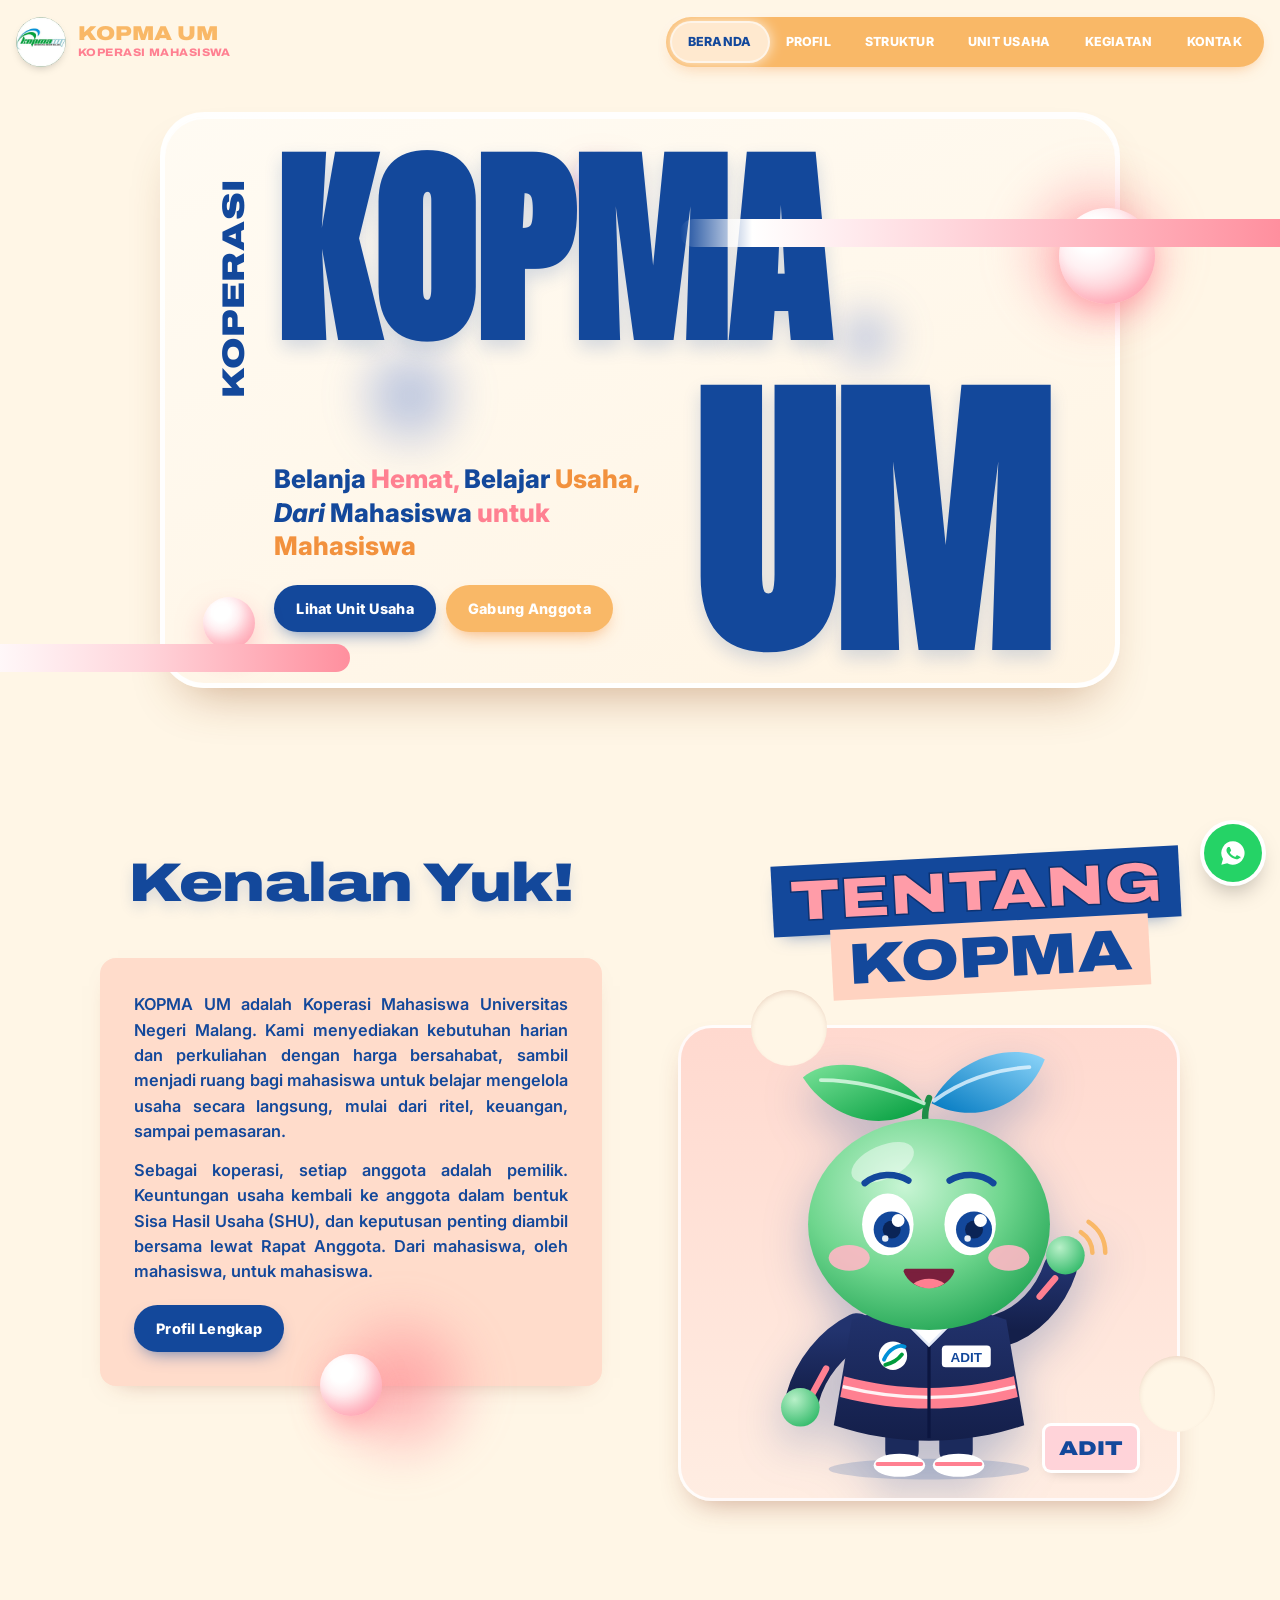
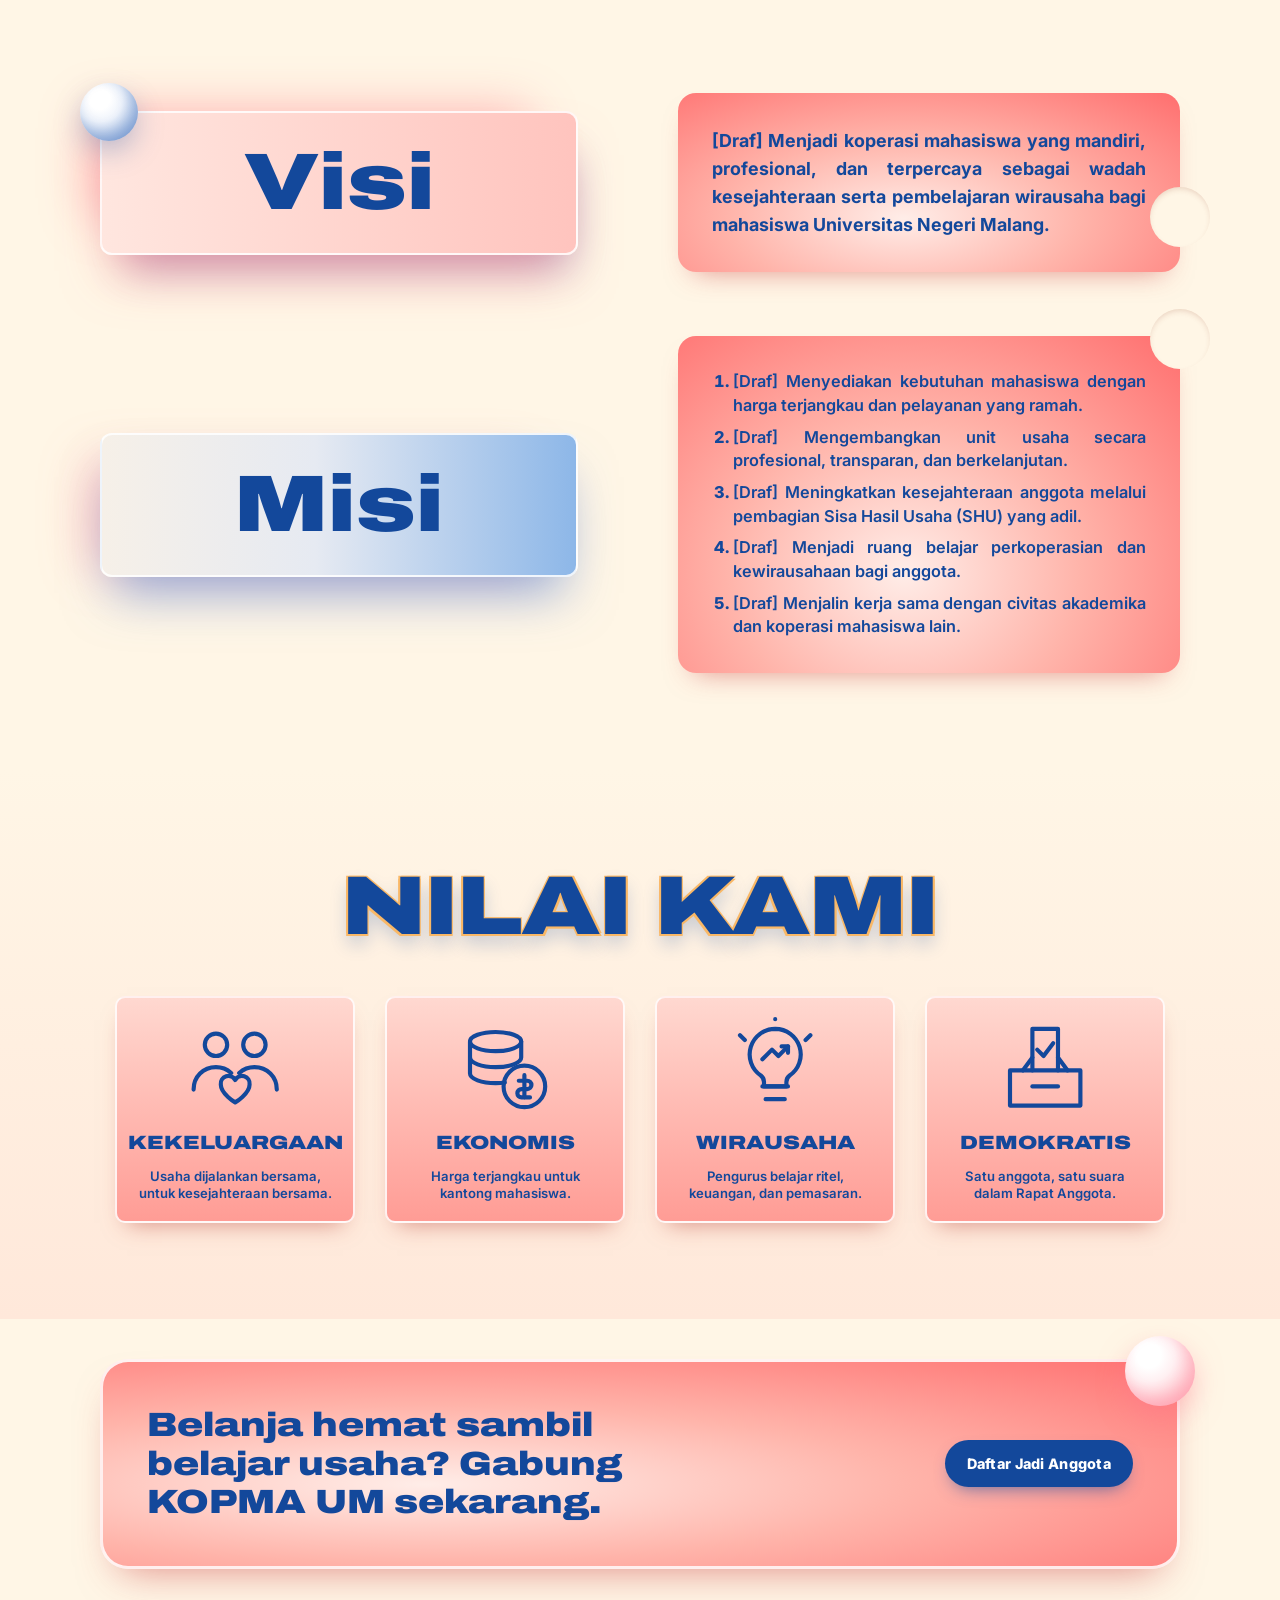
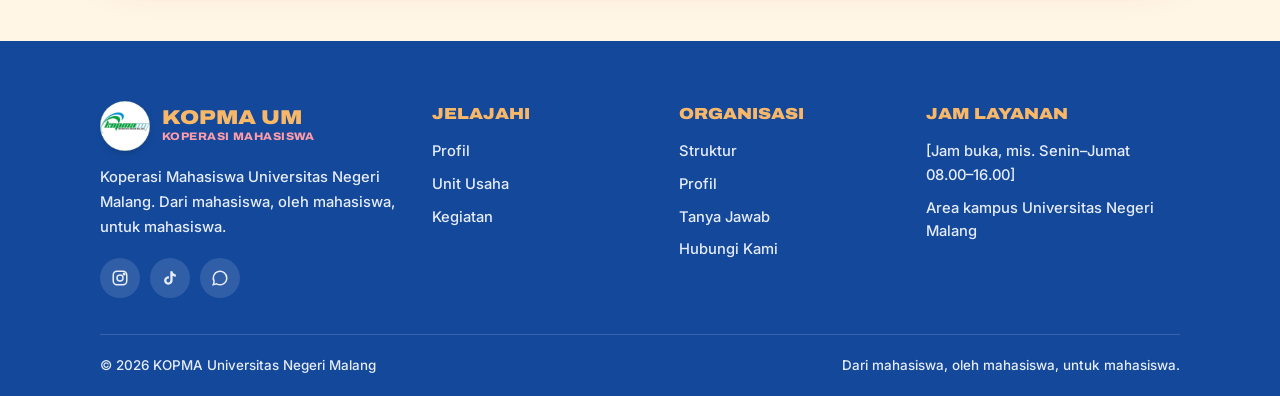
<file: index.html>
<!DOCTYPE html>
<html lang="id">
<head>
<meta charset="UTF-8">
<meta name="viewport" content="width=device-width, initial-scale=1">
<title>KOPMA UM | Koperasi Mahasiswa Universitas Negeri Malang</title>
<meta name="description" content="Koperasi Mahasiswa Universitas Negeri Malang: belanja kebutuhan kuliah lebih hemat dan ruang belajar berwirausaha. Dari mahasiswa, oleh mahasiswa, untuk mahasiswa.">
<meta property="og:title" content="KOPMA UM | Koperasi Mahasiswa Universitas Negeri Malang">
<meta property="og:description" content="Belanja hemat dan belajar berwirausaha bareng Koperasi Mahasiswa UM.">
<meta property="og:image" content="assets/logo-kopma-um.png">
<meta property="og:type" content="website">
<meta name="theme-color" content="#FFF6E6">
<link rel="icon" href="assets/logo-kopma-um.png">
<link rel="preconnect" href="https://fonts.googleapis.com">
<link rel="preconnect" href="https://fonts.gstatic.com" crossorigin>
<link href="https://fonts.googleapis.com/css2?family=Anton&family=Archivo:wdth,wght@100..125,700..900&family=Inter:wght@500;600;700;800&display=swap" rel="stylesheet">
<link rel="stylesheet" href="assets/gaya.css?v=20261127-7">
</head>
<body>

<a href="#utama" class="sr">Lewati ke konten utama</a>

<header class="nav" id="nav">
  <div class="wadah">
    <a href="index.html" class="brand" aria-label="KOPMA UM, ke beranda">
      <img src="assets/logo-kopma-um.webp" alt="Logo KOPMA UM" width="50" height="50">
      <span><b>KOPMA UM</b><small>Koperasi Mahasiswa</small></span>
    </a>
    <nav aria-label="Menu utama">
      <ul class="menu" id="menu">
        <li><a href="index.html" class="aktif" aria-current="page">Beranda</a></li>
        <li><a href="profil.html">Profil</a></li>
        <li><a href="struktur.html">Struktur</a></li>
        <li><a href="unit.html">Unit Usaha</a></li>
        <li><a href="kegiatan.html">Kegiatan</a></li>
        <li><a href="kontak.html">Kontak</a></li>
      </ul>
    </nav>
    <button class="burger" id="burger" aria-label="Buka menu" aria-expanded="false" aria-controls="menu"><span></span></button>
  </div>
</header>

<main id="utama">

<!-- ===== HERO ===== -->
<section class="hero" id="beranda" aria-label="Beranda">
  <span class="batang ke-kanan" aria-hidden="true"></span>
  <span class="batang ke-kiri" aria-hidden="true"></span>
  <div class="hero-kartu">
    <span class="kata-vertikal" aria-hidden="true">KOPERASI</span>
    <span class="kata kata-kopma" aria-hidden="true">KOPMA</span>
    <span class="kata kata-um" aria-hidden="true">UM</span>
    <div class="hero-teks">
      <h1><span class="sr">KOPMA UM, Koperasi Mahasiswa Universitas Negeri Malang. </span>Belanja <span class="p">Hemat,</span> Belajar <span class="o">Usaha,</span><br><i>Dari</i> Mahasiswa <span class="p">untuk</span> <span class="o">Mahasiswa</span></h1>
      <div class="aksi">
        <a href="unit.html" class="btn btn-biru">Lihat Unit Usaha</a>
        <a href="#" data-wa="daftar" class="btn btn-oranye">Gabung Anggota</a>
      </div>
    </div>
    <span class="orb" style="width:50px;height:50px;left:43%;top:6%" aria-hidden="true"></span>
    <span class="orb" style="width:96px;height:96px;right:-40px;top:16%;animation-delay:-2s" aria-hidden="true"></span>
    <span class="orb orb-kiri" style="width:52px;height:52px;left:4%;bottom:6%;animation-delay:-4s;z-index:5" aria-hidden="true"></span>
    <span class="gumpal biru" style="width:110px;height:150px;left:20%;top:36%" aria-hidden="true"></span>
    <span class="gumpal biru" style="width:80px;height:80px;right:22%;top:32%" aria-hidden="true"></span>
    <span class="gumpal pink" style="width:180px;height:180px;right:-70px;top:8%" aria-hidden="true"></span>
  </div>
</section>

<!-- ===== KENALAN ===== -->
<section class="blok" id="tentang">
  <div class="wadah kenalan">
    <div class="muncul">
      <h2 class="judul-besar kecil">Kenalan Yuk!</h2>
      <div class="kartu-peach">
        <p>KOPMA UM adalah Koperasi Mahasiswa Universitas Negeri Malang. Kami menyediakan kebutuhan harian dan perkuliahan dengan harga bersahabat, sambil menjadi ruang bagi mahasiswa untuk belajar mengelola usaha secara langsung, mulai dari ritel, keuangan, sampai pemasaran.</p>
        <p>Sebagai koperasi, setiap anggota adalah pemilik. Keuntungan usaha kembali ke anggota dalam bentuk Sisa Hasil Usaha (SHU), dan keputusan penting diambil bersama lewat Rapat Anggota. Dari mahasiswa, oleh mahasiswa, untuk mahasiswa.</p>
        <a href="profil.html" class="btn btn-biru">Profil Lengkap</a>
        <span class="gumpal pink" aria-hidden="true"></span>
        <span class="orb" aria-hidden="true"></span>
      </div>
    </div>
    <div class="kenalan-kanan muncul">
      <div class="pita-tumpuk" aria-hidden="true">
        <span class="pita biru">Tentang</span>
        <span class="pita peach">Kopma</span>
      </div>
      <div class="bingkai takik">
        <div class="isi-bingkai" id="foto-tentang"></div>
        <span class="label-bingkai" id="label-bingkai">ADIT</span>
      </div>
    </div>
  </div>
</section>

<!-- ===== VISI & MISI (isi diambil dari VISI_MISI di assets/data.js) ===== -->
<section class="blok blok-visi" id="visi-misi">
  <div class="wadah">
    <div class="baris-papan">
      <h2 class="papan pink muncul">Visi
        <span class="orb biru" style="width:58px;height:58px;left:-22px;top:-30px" aria-hidden="true"></span>
      </h2>
      <div class="kartu-koral takik kanan-bawah muncul"><p class="teks-visi" id="teks-visi"></p></div>
    </div>
    <div class="baris-papan">
      <h2 class="papan biru muncul">Misi</h2>
      <div class="kartu-koral takik kanan-atas muncul"><ol id="daftar-misi"></ol></div>
    </div>
  </div>
</section>

<!-- ===== NILAI (gaya core value) ===== -->
<section class="blok gradasi" id="nilai">
  <div class="wadah">
    <h2 class="judul-besar muncul">Nilai Kami</h2>
    <div class="grid-nilai">
      <div class="nilai muncul">
        <svg viewBox="0 0 64 64" fill="none" stroke="currentColor" stroke-width="2.6" stroke-linecap="round" stroke-linejoin="round"><circle cx="20" cy="18" r="7"/><circle cx="44" cy="18" r="7"/><path d="M6 46c0-8 6-14 14-14 4 0 7 1.4 9.5 3.6M58 46c0-8-6-14-14-14-4 0-7 1.4-9.5 3.6"/><path d="M32 54s-9-5.4-9-11.2A4.8 4.8 0 0 1 32 40a4.8 4.8 0 0 1 9 2.8C41 48.6 32 54 32 54z"/></svg>
        <b>Kekeluargaan</b><small>Usaha dijalankan bersama, untuk kesejahteraan bersama.</small>
      </div>
      <div class="nilai muncul">
        <svg viewBox="0 0 64 64" fill="none" stroke="currentColor" stroke-width="2.6" stroke-linecap="round" stroke-linejoin="round"><ellipse cx="26" cy="16" rx="16" ry="6"/><path d="M10 16v10c0 3.3 7.2 6 16 6s16-2.7 16-6V16"/><path d="M10 26v10c0 3.3 7.2 6 16 6 2 0 4-.1 5.8-.4"/><circle cx="44" cy="44" r="13"/><path d="M44 37v14M40.5 40.5h5.3a2.6 2.6 0 0 1 0 5.2h-3.6a2.6 2.6 0 0 0 0 5.2h5.3"/></svg>
        <b>Ekonomis</b><small>Harga terjangkau untuk kantong mahasiswa.</small>
      </div>
      <div class="nilai muncul">
        <svg viewBox="0 0 64 64" fill="none" stroke="currentColor" stroke-width="2.6" stroke-linecap="round" stroke-linejoin="round"><path d="M24 44h16M26 52h12"/><path d="M32 8a16 16 0 0 0-9 29.2c1.3 1 2 2.4 2 4V44h14v-2.8c0-1.6.7-3 2-4A16 16 0 0 0 32 8z"/><path d="m24 27 6-6 4 4 6-6"/><path d="M36 19h4v4"/><path d="M32 2v-0M10 12l3 3M54 12l-3 3"/></svg>
        <b>Wirausaha</b><small>Pengurus belajar ritel, keuangan, dan pemasaran.</small>
      </div>
      <div class="nilai muncul">
        <svg viewBox="0 0 64 64" fill="none" stroke="currentColor" stroke-width="2.6" stroke-linecap="round" stroke-linejoin="round"><path d="M10 34h44v22H10z"/><path d="M18 34 24 26M46 34l-6-8"/><path d="M24 34V8h16v26"/><path d="m27 21 4 4 6-8"/><path d="M24 44h16"/></svg>
        <b>Demokratis</b><small>Satu anggota, satu suara dalam Rapat Anggota.</small>
      </div>
    </div>
  </div>
</section>

<section class="cta" aria-label="Ajakan bergabung">
  <div class="wadah">
    <div class="cta-kartu muncul">
      <h2>Belanja hemat sambil belajar usaha? Gabung KOPMA UM sekarang.</h2>
      <a href="#" data-wa="daftar" class="btn btn-biru">Daftar Jadi Anggota</a>
      <span class="orb" aria-hidden="true"></span>
    </div>
  </div>
</section>

</main>

<footer>
  <div class="wadah kaki">
    <div>
      <a href="index.html" class="brand"><img src="assets/logo-kopma-um.webp" alt="Logo KOPMA UM" width="50" height="50"><span><b>KOPMA UM</b><small>Koperasi Mahasiswa</small></span></a>
      <p>Koperasi Mahasiswa Universitas Negeri Malang. Dari mahasiswa, oleh mahasiswa, untuk mahasiswa.</p>
      <div class="sos">
        <a data-link="instagram" href="#" aria-label="Instagram"><svg viewBox="0 0 24 24" fill="none" stroke="currentColor" stroke-width="2"><rect x="3" y="3" width="18" height="18" rx="5"/><circle cx="12" cy="12" r="4"/><circle cx="17.5" cy="6.5" r="1" fill="currentColor"/></svg></a>
        <a data-link="tiktok" href="#" aria-label="TikTok"><svg viewBox="0 0 24 24" fill="currentColor"><path d="M16.6 5.8A4.3 4.3 0 0 1 15.5 3h-3.1v12.4a2.6 2.6 0 1 1-2.6-2.6c.3 0 .5 0 .8.1V9.7a5.7 5.7 0 1 0 4.9 5.7V9a7.3 7.3 0 0 0 4.3 1.4V7.3a4.3 4.3 0 0 1-3.2-1.5z"/></svg></a>
        <a href="#" data-wa="tanya" aria-label="WhatsApp"><svg viewBox="0 0 24 24" fill="none" stroke="currentColor" stroke-width="2"><path d="M21 12a9 9 0 0 1-13.5 7.8L3 21l1.2-4.4A9 9 0 1 1 21 12z"/></svg></a>
      </div>
    </div>
    <div>
      <h4>Jelajahi</h4>
      <ul><li><a href="profil.html">Profil</a></li><li><a href="unit.html">Unit Usaha</a></li><li><a href="kegiatan.html">Kegiatan</a></li></ul>
    </div>
    <div>
      <h4>Organisasi</h4>
      <ul><li><a href="struktur.html">Struktur</a></li><li><a href="profil.html">Profil</a></li><li><a href="kontak.html#faq">Tanya Jawab</a></li><li><a href="kontak.html">Hubungi Kami</a></li></ul>
    </div>
    <div>
      <h4>Jam Layanan</h4>
      <ul><li data-isi="jam">[Jam buka]</li><li>Area kampus Universitas Negeri Malang</li></ul>
    </div>
  </div>
  <div class="wadah hak">
    <span>&copy; <span id="tahun"></span> KOPMA Universitas Negeri Malang</span>
    <span>Dari mahasiswa, oleh mahasiswa, untuk mahasiswa.</span>
  </div>
</footer>

<a href="#" class="wa-melayang" data-wa="tanya" aria-label="Chat WhatsApp KOPMA UM">
  <svg viewBox="0 0 24 24" fill="currentColor"><path d="M12 2a10 10 0 0 0-8.6 15.1L2 22l5-1.3A10 10 0 1 0 12 2zm5.3 14.2c-.2.6-1.3 1.2-1.8 1.2-.5.1-1 .1-3.3-.8-2.8-1.1-4.5-3.9-4.7-4.1-.1-.2-1.1-1.5-1.1-2.9s.7-2.1 1-2.4c.3-.3.6-.3.8-.3h.6c.2 0 .4 0 .6.5l.9 2.1c.1.2.1.4 0 .6l-.4.6-.4.4c-.1.1-.3.3-.1.6.2.3.8 1.3 1.7 2.1 1.2 1 2.1 1.3 2.4 1.5.3.1.5.1.6-.1l.9-1.1c.2-.3.4-.2.7-.1l2 1c.3.1.5.2.6.3.1.2.1.7-.1 1.4z"/></svg>
</a>

<script src="assets/data.js?v=20261127-7"></script>
<script src="assets/konten.js?v=20261127-7"></script>
<script src="assets/app.js?v=20261127-7"></script>
</body>
</html>
</file>
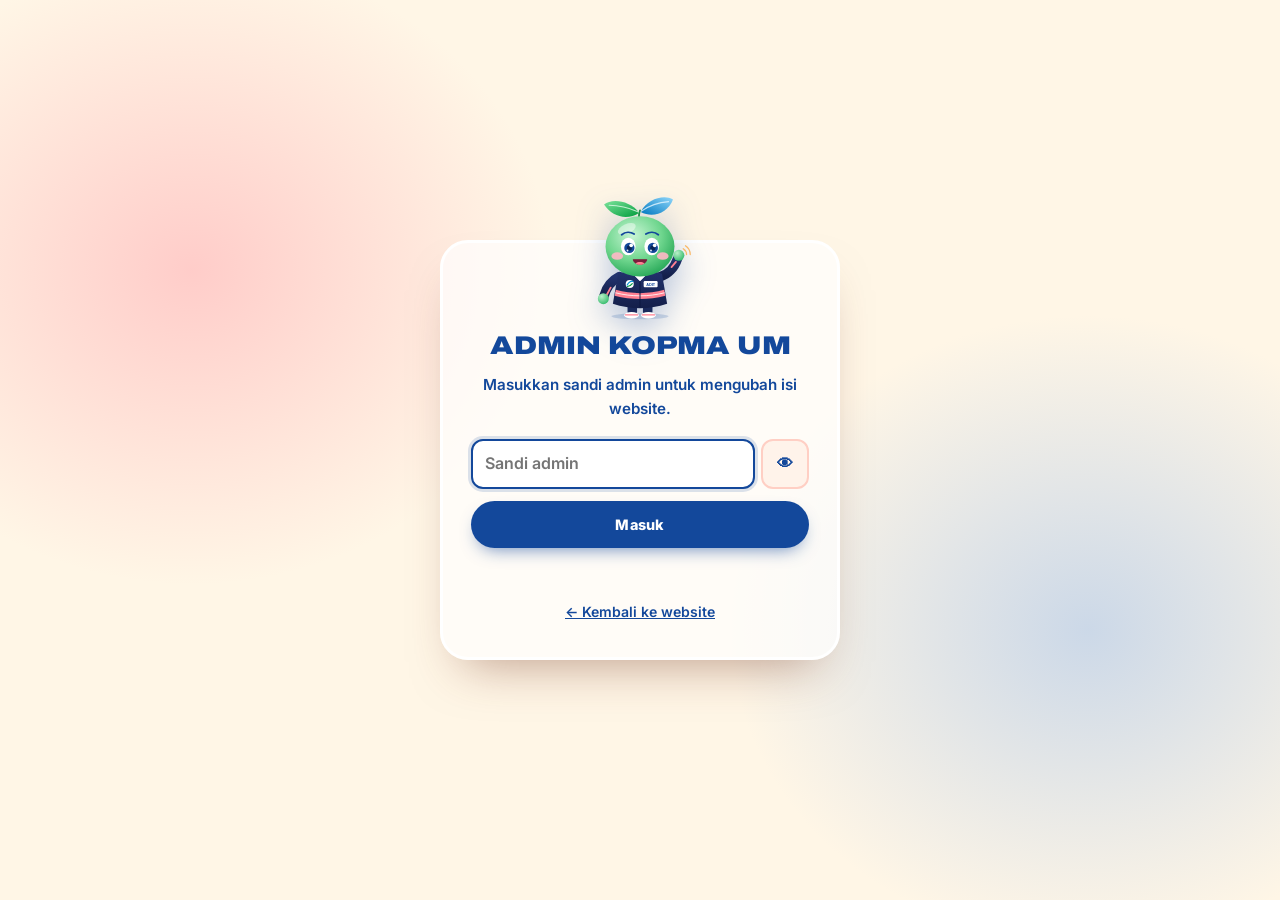
<file: admin/index.html>
<!DOCTYPE html>
<html lang="id">
<head>
<meta charset="UTF-8">
<meta name="viewport" content="width=device-width, initial-scale=1">
<meta name="robots" content="noindex, nofollow">
<title>Admin | KOPMA UM</title>
<meta name="theme-color" content="#FFF6E6">
<link rel="icon" href="../assets/logo-kopma-um.png">
<link rel="preconnect" href="https://fonts.googleapis.com">
<link rel="preconnect" href="https://fonts.gstatic.com" crossorigin>
<link href="https://fonts.googleapis.com/css2?family=Anton&family=Archivo:wdth,wght@100..125,700..900&family=Inter:wght@500;600;700;800&display=swap" rel="stylesheet">
<link rel="stylesheet" href="../assets/gaya.css?v=20261127-7">
<link rel="stylesheet" href="admin.css?v=20261127-7">
</head>
<body class="admin">

<!-- ===== MASUK ===== -->
<main class="layar-masuk" id="layar-masuk">
  <form class="kartu-masuk" id="form-masuk" autocomplete="off">
    <img src="../assets/adit.svg" alt="" class="masuk-adit" width="120" height="136">
    <h1>Admin KOPMA UM</h1>
    <p>Masukkan sandi admin untuk mengubah isi website.</p>
    <label for="sandi" class="sr">Sandi admin</label>
    <div class="isian-sandi">
      <input type="password" id="sandi" placeholder="Sandi admin" required autocomplete="current-password">
      <button type="button" id="lihat-sandi" aria-label="Tampilkan sandi">👁</button>
    </div>
    <button type="submit" class="btn btn-biru" id="tombol-masuk">Masuk</button>
    <p class="pesan-galat" id="galat-masuk" role="alert"></p>
    <a href="../index.html" class="kembali-situs">← Kembali ke website</a>
  </form>
</main>

<!-- ===== EDITOR ===== -->
<div class="layar-editor" id="layar-editor" hidden>
  <header class="atas-admin">
    <a href="../index.html" class="brand" target="_blank" rel="noopener"><img src="../assets/logo-kopma-um.webp" alt="" width="40" height="40"><span><b>Admin</b><small>KOPMA UM</small></span></a>
    <div class="aksi-atas">
      <span class="status-simpan" id="status-simpan" aria-live="polite"></span>
      <button type="button" class="btn btn-putih" id="tombol-riwayat">Riwayat</button>
      <a class="btn btn-putih" href="../index.html" target="_blank" rel="noopener">Lihat website ↗</a>
      <button type="button" class="btn btn-oranye" id="tombol-simpan">Simpan perubahan</button>
      <button type="button" class="btn btn-putih" id="tombol-keluar">Keluar</button>
    </div>
  </header>
  <div class="badan-admin">
    <nav class="tab-admin" id="tab-admin" aria-label="Bagian yang diubah"></nav>
    <main class="isi-admin" id="isi-admin"></main>
  </div>
</div>

<!-- ===== RIWAYAT ===== -->
<dialog class="dialog-admin" id="dialog-riwayat">
  <h2>Riwayat versi</h2>
  <p>Setiap kali disimpan, versi sebelumnya disimpan di sini (50 terakhir). Pilih <b>Buka</b> untuk memuat versi itu ke editor, periksa, lalu klik <b>Simpan perubahan</b>.</p>
  <div id="daftar-riwayat" class="daftar-riwayat"></div>
  <div class="aksi-dialog">
    <button type="button" class="btn btn-putih" id="tombol-bawaan">Pakai isi bawaan dari kode</button>
    <button type="button" class="btn btn-biru" id="tutup-riwayat">Tutup</button>
  </div>
</dialog>

<script src="../assets/data.js?v=20261127-7"></script>
<script src="../assets/konten.js?v=20261127-7"></script>
<script src="admin.js?v=20261127-7"></script>
</body>
</html>
</file>
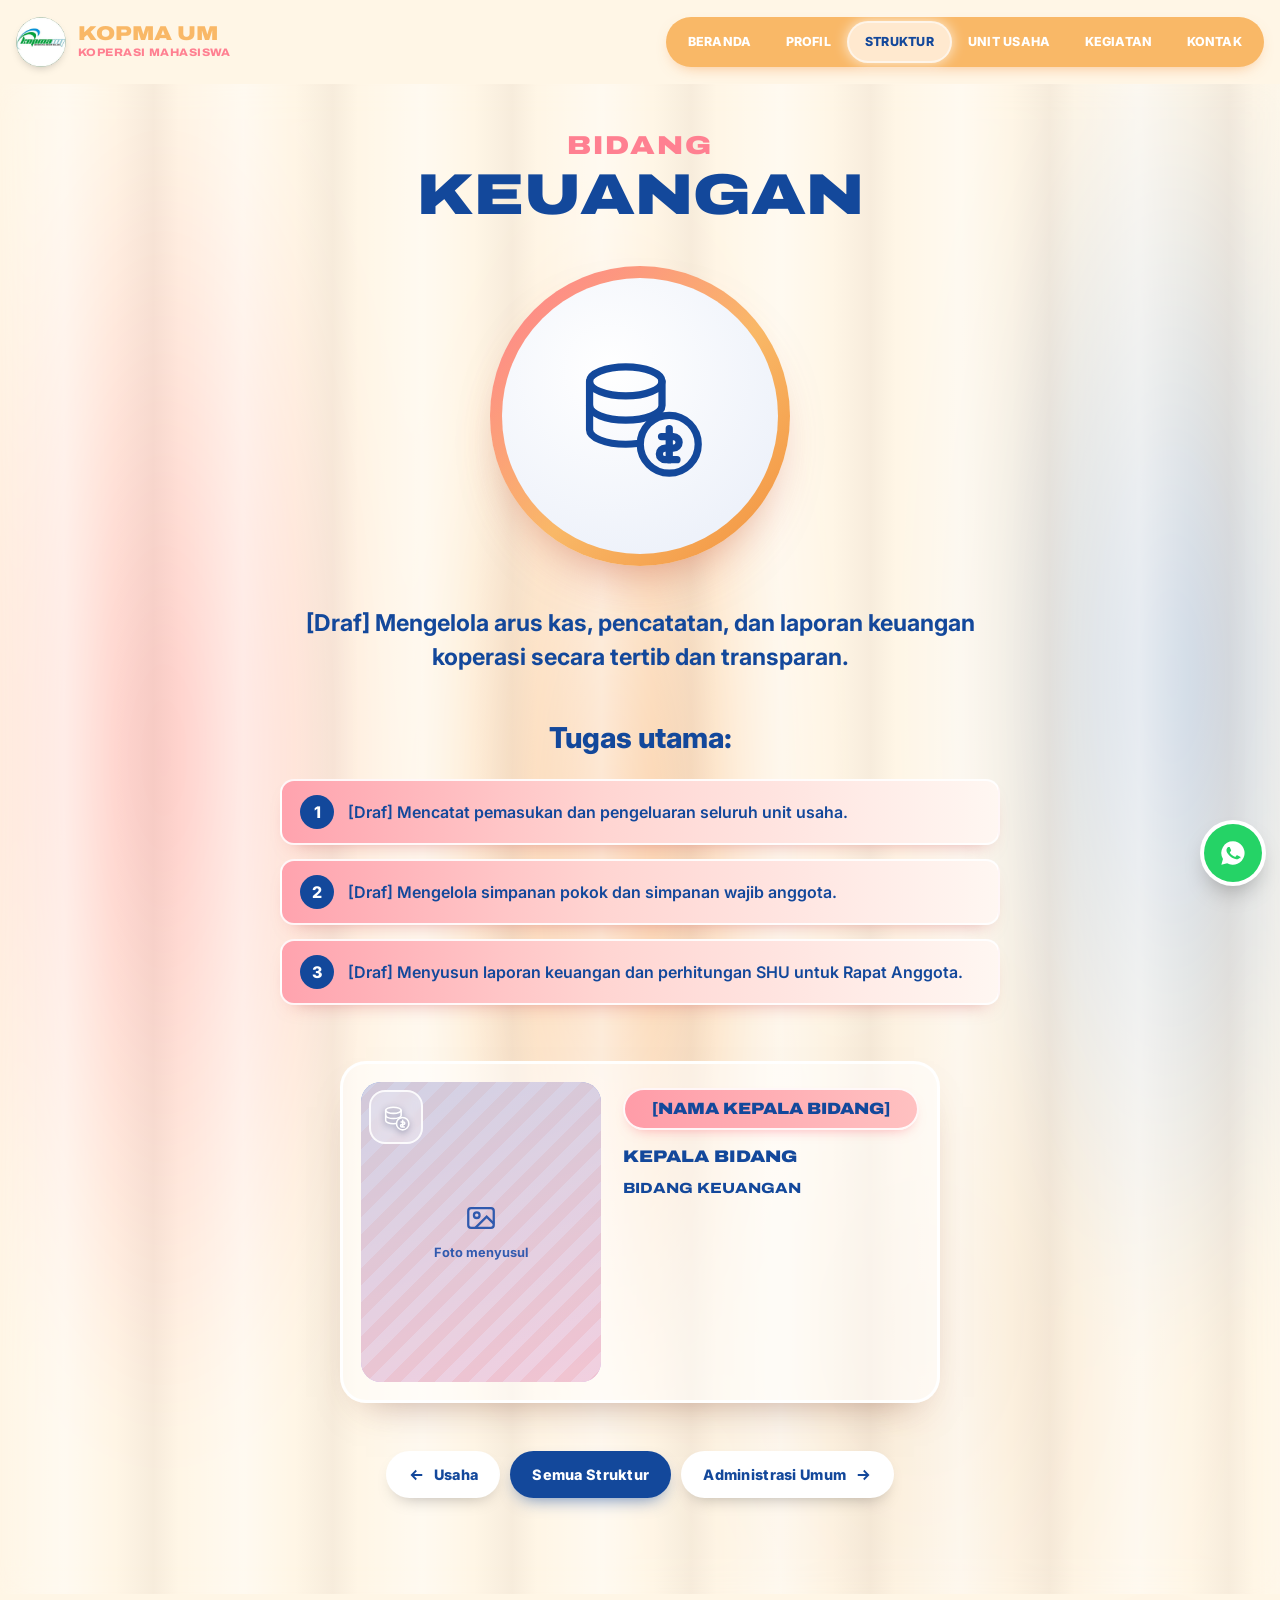
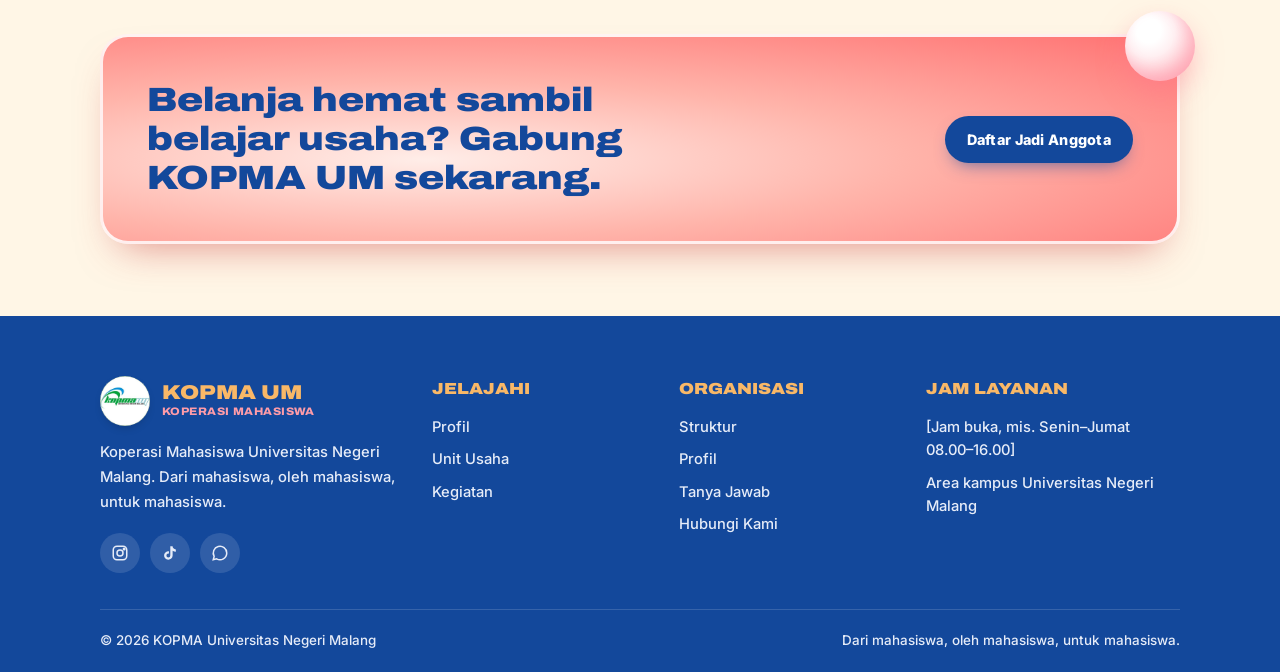
<file: bidang.html>
<!DOCTYPE html>
<html lang="id">
<head>
<meta charset="UTF-8">
<meta name="viewport" content="width=device-width, initial-scale=1">
<title>Bidang | KOPMA UM</title>
<meta name="description" content="Profil bidang pengurus KOPMA UM: tugas utama dan kepala bidang.">
<meta property="og:title" content="KOPMA UM | Koperasi Mahasiswa Universitas Negeri Malang">
<meta property="og:description" content="Belanja hemat dan belajar berwirausaha bareng Koperasi Mahasiswa UM.">
<meta property="og:image" content="assets/logo-kopma-um.png">
<meta property="og:type" content="website">
<meta name="theme-color" content="#FFF6E6">
<link rel="icon" href="assets/logo-kopma-um.png">
<link rel="preconnect" href="https://fonts.googleapis.com">
<link rel="preconnect" href="https://fonts.gstatic.com" crossorigin>
<link href="https://fonts.googleapis.com/css2?family=Anton&family=Archivo:wdth,wght@100..125,700..900&family=Inter:wght@500;600;700;800&display=swap" rel="stylesheet">
<link rel="stylesheet" href="assets/gaya.css?v=20261127-7">
</head>
<body>

<a href="#utama" class="sr">Lewati ke konten utama</a>

<header class="nav" id="nav">
  <div class="wadah">
    <a href="index.html" class="brand" aria-label="KOPMA UM, ke beranda">
      <img src="assets/logo-kopma-um.webp" alt="Logo KOPMA UM" width="50" height="50">
      <span><b>KOPMA UM</b><small>Koperasi Mahasiswa</small></span>
    </a>
    <nav aria-label="Menu utama">
      <ul class="menu" id="menu">
        <li><a href="index.html">Beranda</a></li>
        <li><a href="profil.html">Profil</a></li>
        <li><a href="struktur.html" class="aktif" aria-current="page">Struktur</a></li>
        <li><a href="unit.html">Unit Usaha</a></li>
        <li><a href="kegiatan.html">Kegiatan</a></li>
        <li><a href="kontak.html">Kontak</a></li>
      </ul>
    </nav>
    <button class="burger" id="burger" aria-label="Buka menu" aria-expanded="false" aria-controls="menu"><span></span></button>
  </div>
</header>

<main id="utama">

<!-- ===== DETAIL BIDANG (isi diambil dari STRUKTUR di assets/data.js) ===== -->
<section class="blok latar-kaca lembut halaman-atas">
  <div class="wadah detail-bidang" id="detail-bidang"></div>
</section>

<section class="cta" aria-label="Ajakan bergabung">
  <div class="wadah">
    <div class="cta-kartu muncul">
      <h2>Belanja hemat sambil belajar usaha? Gabung KOPMA UM sekarang.</h2>
      <a href="#" data-wa="daftar" class="btn btn-biru">Daftar Jadi Anggota</a>
      <span class="orb" aria-hidden="true"></span>
    </div>
  </div>
</section>

</main>

<footer>
  <div class="wadah kaki">
    <div>
      <a href="index.html" class="brand"><img src="assets/logo-kopma-um.webp" alt="Logo KOPMA UM" width="50" height="50"><span><b>KOPMA UM</b><small>Koperasi Mahasiswa</small></span></a>
      <p>Koperasi Mahasiswa Universitas Negeri Malang. Dari mahasiswa, oleh mahasiswa, untuk mahasiswa.</p>
      <div class="sos">
        <a data-link="instagram" href="#" aria-label="Instagram"><svg viewBox="0 0 24 24" fill="none" stroke="currentColor" stroke-width="2"><rect x="3" y="3" width="18" height="18" rx="5"/><circle cx="12" cy="12" r="4"/><circle cx="17.5" cy="6.5" r="1" fill="currentColor"/></svg></a>
        <a data-link="tiktok" href="#" aria-label="TikTok"><svg viewBox="0 0 24 24" fill="currentColor"><path d="M16.6 5.8A4.3 4.3 0 0 1 15.5 3h-3.1v12.4a2.6 2.6 0 1 1-2.6-2.6c.3 0 .5 0 .8.1V9.7a5.7 5.7 0 1 0 4.9 5.7V9a7.3 7.3 0 0 0 4.3 1.4V7.3a4.3 4.3 0 0 1-3.2-1.5z"/></svg></a>
        <a href="#" data-wa="tanya" aria-label="WhatsApp"><svg viewBox="0 0 24 24" fill="none" stroke="currentColor" stroke-width="2"><path d="M21 12a9 9 0 0 1-13.5 7.8L3 21l1.2-4.4A9 9 0 1 1 21 12z"/></svg></a>
      </div>
    </div>
    <div>
      <h4>Jelajahi</h4>
      <ul><li><a href="profil.html">Profil</a></li><li><a href="unit.html">Unit Usaha</a></li><li><a href="kegiatan.html">Kegiatan</a></li></ul>
    </div>
    <div>
      <h4>Organisasi</h4>
      <ul><li><a href="struktur.html">Struktur</a></li><li><a href="profil.html">Profil</a></li><li><a href="kontak.html#faq">Tanya Jawab</a></li><li><a href="kontak.html">Hubungi Kami</a></li></ul>
    </div>
    <div>
      <h4>Jam Layanan</h4>
      <ul><li data-isi="jam">[Jam buka]</li><li>Area kampus Universitas Negeri Malang</li></ul>
    </div>
  </div>
  <div class="wadah hak">
    <span>&copy; <span id="tahun"></span> KOPMA Universitas Negeri Malang</span>
    <span>Dari mahasiswa, oleh mahasiswa, untuk mahasiswa.</span>
  </div>
</footer>

<a href="#" class="wa-melayang" data-wa="tanya" aria-label="Chat WhatsApp KOPMA UM">
  <svg viewBox="0 0 24 24" fill="currentColor"><path d="M12 2a10 10 0 0 0-8.6 15.1L2 22l5-1.3A10 10 0 1 0 12 2zm5.3 14.2c-.2.6-1.3 1.2-1.8 1.2-.5.1-1 .1-3.3-.8-2.8-1.1-4.5-3.9-4.7-4.1-.1-.2-1.1-1.5-1.1-2.9s.7-2.1 1-2.4c.3-.3.6-.3.8-.3h.6c.2 0 .4 0 .6.5l.9 2.1c.1.2.1.4 0 .6l-.4.6-.4.4c-.1.1-.3.3-.1.6.2.3.8 1.3 1.7 2.1 1.2 1 2.1 1.3 2.4 1.5.3.1.5.1.6-.1l.9-1.1c.2-.3.4-.2.7-.1l2 1c.3.1.5.2.6.3.1.2.1.7-.1 1.4z"/></svg>
</a>

<script src="assets/data.js?v=20261127-7"></script>
<script src="assets/konten.js?v=20261127-7"></script>
<script src="assets/app.js?v=20261127-7"></script>
</body>
</html>
</file>
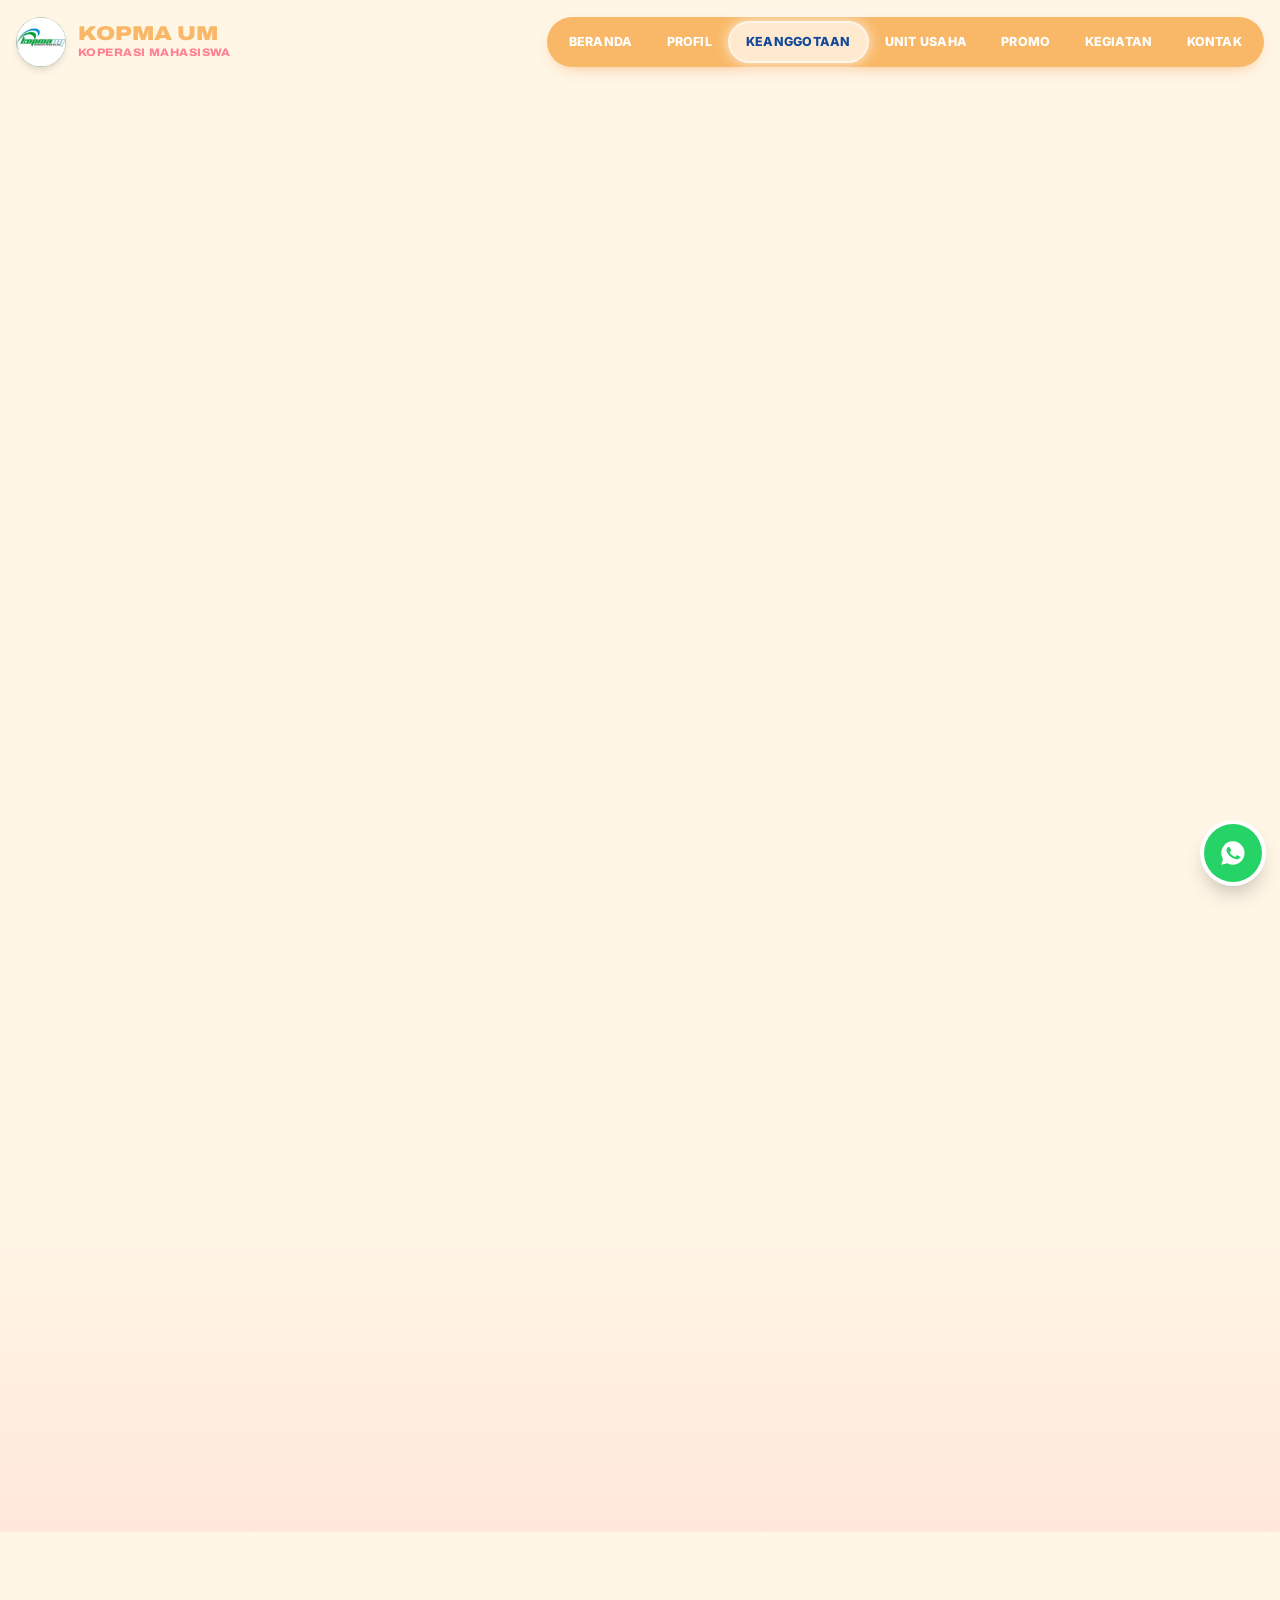
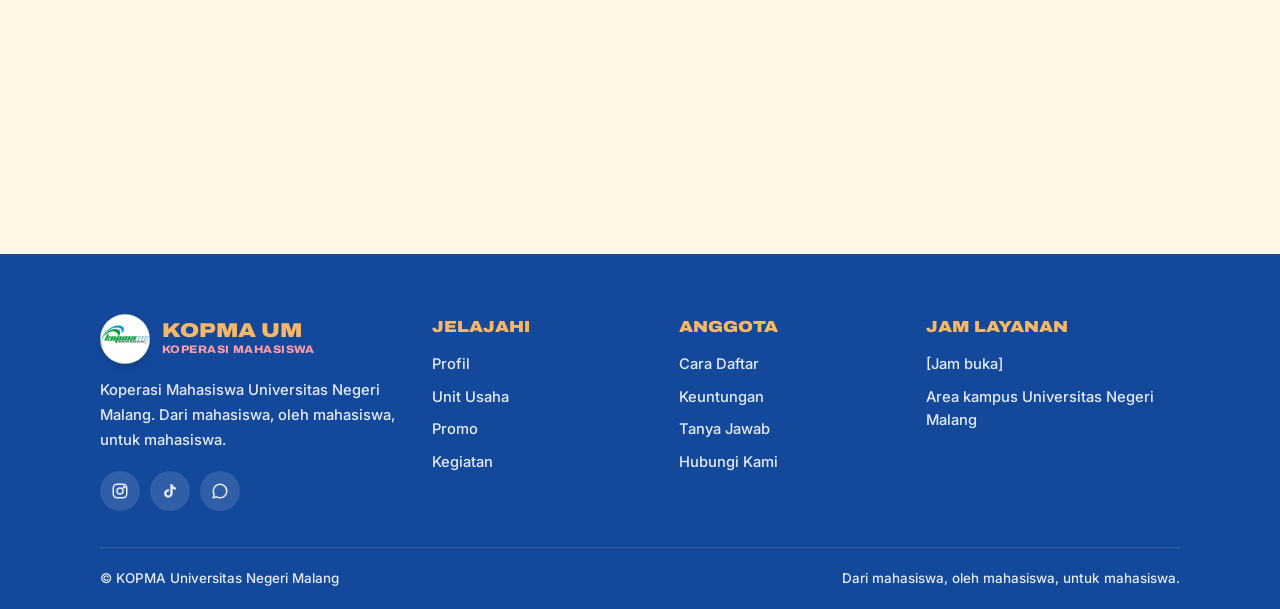
<file: keanggotaan.html>
<!DOCTYPE html>
<html lang="id">
<head>
<meta charset="UTF-8">
<meta name="viewport" content="width=device-width, initial-scale=1">
<title>Keanggotaan | KOPMA UM</title>
<meta name="description" content="Cara daftar dan keuntungan jadi anggota KOPMA UM, plus tanya jawab seputar keanggotaan.">
<meta property="og:title" content="KOPMA UM | Koperasi Mahasiswa Universitas Negeri Malang">
<meta property="og:description" content="Belanja hemat, promo mingguan, dan belajar berwirausaha bareng Koperasi Mahasiswa UM.">
<meta property="og:image" content="assets/logo-kopma-um.png">
<meta property="og:type" content="website">
<meta name="theme-color" content="#FFF6E6">
<link rel="icon" href="assets/logo-kopma-um.png">
<link rel="preconnect" href="https://fonts.googleapis.com">
<link rel="preconnect" href="https://fonts.gstatic.com" crossorigin>
<link href="https://fonts.googleapis.com/css2?family=Anton&family=Archivo:wdth,wght@100..125,700..900&family=Inter:wght@500;600;700;800&display=swap" rel="stylesheet">
<link rel="stylesheet" href="assets/gaya.css">
</head>
<body>

<a href="#utama" class="sr">Lewati ke konten utama</a>

<header class="nav" id="nav">
  <div class="wadah">
    <a href="index.html" class="brand" aria-label="KOPMA UM, ke beranda">
      <img src="assets/logo-kopma-um.webp" alt="Logo KOPMA UM" width="50" height="50">
      <span><b>KOPMA UM</b><small>Koperasi Mahasiswa</small></span>
    </a>
    <nav aria-label="Menu utama">
      <ul class="menu" id="menu">
        <li><a href="index.html">Beranda</a></li>
        <li><a href="profil.html">Profil</a></li>
        <li><a href="keanggotaan.html" class="aktif" aria-current="page">Keanggotaan</a></li>
        <li><a href="unit.html">Unit Usaha</a></li>
        <li><a href="promo.html">Promo</a></li>
        <li><a href="kegiatan.html">Kegiatan</a></li>
        <li><a href="kontak.html">Kontak</a></li>
      </ul>
    </nav>
    <button class="burger" id="burger" aria-label="Buka menu" aria-expanded="false" aria-controls="menu"><span></span></button>
  </div>
</header>

<main id="utama">

<!-- ===== KEANGGOTAAN (gaya papan) ===== -->
<section class="blok halaman-atas blok-anggota" id="anggota">
  <div class="wadah">
    <h1 class="judul-besar muncul">Jadi Anggota</h1>
    <p class="sub muncul">Terbuka untuk seluruh mahasiswa aktif Universitas Negeri Malang dari semua fakultas dan angkatan.</p>

    <div class="baris-papan">
      <div class="papan pink muncul">Untung<small>yang kamu dapat</small>
        <span class="orb biru" style="width:58px;height:58px;left:-22px;top:-30px" aria-hidden="true"></span>
      </div>
      <div class="kartu-koral takik kanan-bawah muncul">
        <ul>
          <li>Harga anggota dan promo khusus di semua unit usaha.</li>
          <li>Pembagian Sisa Hasil Usaha (SHU) setiap tahun buku.</li>
          <li>Pelatihan perkoperasian, kewirausahaan, dan manajemen.</li>
          <li>Relasi lintas fakultas dan jaringan Kopma se-Indonesia.</li>
          <li>Hak suara di Rapat Anggota untuk menentukan arah koperasi.</li>
        </ul>
      </div>
    </div>

    <div class="baris-papan">
      <div class="papan biru muncul">Daftar<small>caranya gampang</small></div>
      <div class="kartu-koral takik kanan-atas muncul">
        <ol>
          <li><b>Isi formulir pendaftaran</b><small>Lewat WhatsApp atau datang langsung ke sekretariat KOPMA UM.</small></li>
          <li><b>Bayar simpanan pokok &amp; wajib</b><small data-isi="simpanan">[Isi nominal simpanan pokok dan simpanan wajib]</small></li>
          <li><b>Ikuti pendidikan dasar anggota</b><small>Kenalan dengan koperasi, pengurus, dan teman-teman anggota.</small></li>
          <li><b>Terima kartu anggota</b><small>Nikmati harga anggota dan hak suara di Rapat Anggota.</small></li>
        </ol>
        <a href="#" data-wa="Halo KOPMA UM, saya ingin mendaftar jadi anggota. Nama: ... NIM: ... Fakultas: ..." class="btn btn-biru">
          <svg viewBox="0 0 24 24" fill="currentColor"><path d="M12 2a10 10 0 0 0-8.6 15.1L2 22l5-1.3A10 10 0 1 0 12 2zm5.3 14.2c-.2.6-1.3 1.2-1.8 1.2-.5.1-1 .1-3.3-.8-2.8-1.1-4.5-3.9-4.7-4.1-.1-.2-1.1-1.5-1.1-2.9s.7-2.1 1-2.4c.3-.3.6-.3.8-.3h.6c.2 0 .4 0 .6.5l.9 2.1c.1.2.1.4 0 .6l-.4.6-.4.4c-.1.1-.3.3-.1.6.2.3.8 1.3 1.7 2.1 1.2 1 2.1 1.3 2.4 1.5.3.1.5.1.6-.1l.9-1.1c.2-.3.4-.2.7-.1l2 1c.3.1.5.2.6.3.1.2.1.7-.1 1.4z"/></svg>
          Daftar via WhatsApp
        </a>
      </div>
    </div>
  </div>
</section>

<!-- ===== FAQ ===== -->
<section class="blok gradasi" id="faq">
  <div class="wadah">
    <h2 class="judul-besar muncul">Tanya Jawab</h2>
    <div class="faq" id="daftar-faq"></div>
  </div>
</section>

<section class="cta" aria-label="Ajakan bergabung">
  <div class="wadah">
    <div class="cta-kartu muncul">
      <h2>Belanja hemat sambil belajar usaha? Gabung KOPMA UM sekarang.</h2>
      <a href="#" data-wa="Halo KOPMA UM, saya ingin mendaftar jadi anggota." class="btn btn-biru">Daftar Jadi Anggota</a>
      <span class="orb" aria-hidden="true"></span>
    </div>
  </div>
</section>

</main>

<footer>
  <div class="wadah kaki">
    <div>
      <a href="index.html" class="brand"><img src="assets/logo-kopma-um.webp" alt="Logo KOPMA UM" width="50" height="50"><span><b>KOPMA UM</b><small>Koperasi Mahasiswa</small></span></a>
      <p>Koperasi Mahasiswa Universitas Negeri Malang. Dari mahasiswa, oleh mahasiswa, untuk mahasiswa.</p>
      <div class="sos">
        <a data-link="instagram" href="#" aria-label="Instagram"><svg viewBox="0 0 24 24" fill="none" stroke="currentColor" stroke-width="2"><rect x="3" y="3" width="18" height="18" rx="5"/><circle cx="12" cy="12" r="4"/><circle cx="17.5" cy="6.5" r="1" fill="currentColor"/></svg></a>
        <a data-link="tiktok" href="#" aria-label="TikTok"><svg viewBox="0 0 24 24" fill="currentColor"><path d="M16.6 5.8A4.3 4.3 0 0 1 15.5 3h-3.1v12.4a2.6 2.6 0 1 1-2.6-2.6c.3 0 .5 0 .8.1V9.7a5.7 5.7 0 1 0 4.9 5.7V9a7.3 7.3 0 0 0 4.3 1.4V7.3a4.3 4.3 0 0 1-3.2-1.5z"/></svg></a>
        <a href="#" data-wa="Halo KOPMA UM" aria-label="WhatsApp"><svg viewBox="0 0 24 24" fill="none" stroke="currentColor" stroke-width="2"><path d="M21 12a9 9 0 0 1-13.5 7.8L3 21l1.2-4.4A9 9 0 1 1 21 12z"/></svg></a>
      </div>
    </div>
    <div>
      <h4>Jelajahi</h4>
      <ul><li><a href="profil.html">Profil</a></li><li><a href="unit.html">Unit Usaha</a></li><li><a href="promo.html">Promo</a></li><li><a href="kegiatan.html">Kegiatan</a></li></ul>
    </div>
    <div>
      <h4>Anggota</h4>
      <ul><li><a href="keanggotaan.html">Cara Daftar</a></li><li><a href="keanggotaan.html">Keuntungan</a></li><li><a href="keanggotaan.html#faq">Tanya Jawab</a></li><li><a href="kontak.html">Hubungi Kami</a></li></ul>
    </div>
    <div>
      <h4>Jam Layanan</h4>
      <ul><li data-isi="jam">[Jam buka]</li><li>Area kampus Universitas Negeri Malang</li></ul>
    </div>
  </div>
  <div class="wadah hak">
    <span>&copy; <span id="tahun"></span> KOPMA Universitas Negeri Malang</span>
    <span>Dari mahasiswa, oleh mahasiswa, untuk mahasiswa.</span>
  </div>
</footer>

<a href="#" class="wa-melayang" data-wa="Halo KOPMA UM, saya mau tanya." aria-label="Chat WhatsApp KOPMA UM">
  <svg viewBox="0 0 24 24" fill="currentColor"><path d="M12 2a10 10 0 0 0-8.6 15.1L2 22l5-1.3A10 10 0 1 0 12 2zm5.3 14.2c-.2.6-1.3 1.2-1.8 1.2-.5.1-1 .1-3.3-.8-2.8-1.1-4.5-3.9-4.7-4.1-.1-.2-1.1-1.5-1.1-2.9s.7-2.1 1-2.4c.3-.3.6-.3.8-.3h.6c.2 0 .4 0 .6.5l.9 2.1c.1.2.1.4 0 .6l-.4.6-.4.4c-.1.1-.3.3-.1.6.2.3.8 1.3 1.7 2.1 1.2 1 2.1 1.3 2.4 1.5.3.1.5.1.6-.1l.9-1.1c.2-.3.4-.2.7-.1l2 1c.3.1.5.2.6.3.1.2.1.7-.1 1.4z"/></svg>
</a>

<script src="assets/data.js"></script>
<script src="assets/app.js"></script>
</body>
</html>
</file>
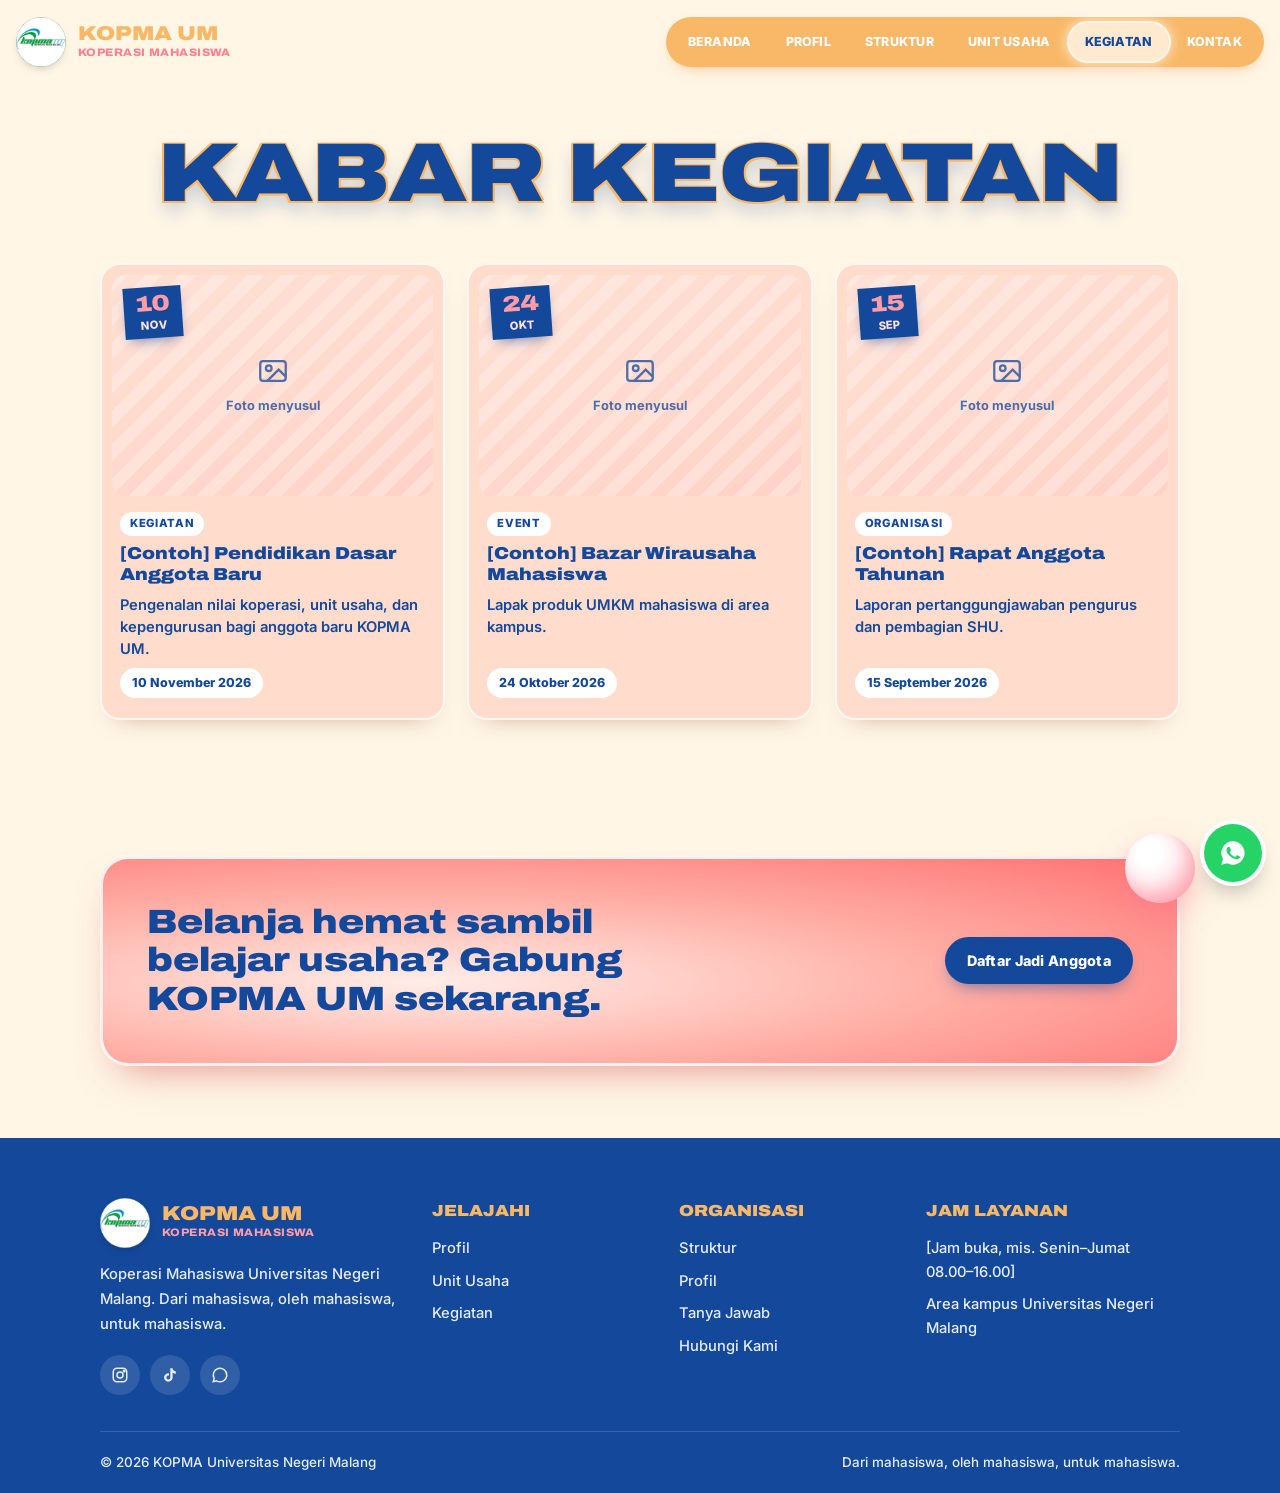
<file: kegiatan.html>
<!DOCTYPE html>
<html lang="id">
<head>
<meta charset="UTF-8">
<meta name="viewport" content="width=device-width, initial-scale=1">
<title>Kegiatan | KOPMA UM</title>
<meta name="description" content="Kabar dan kegiatan terbaru KOPMA UM.">
<meta property="og:title" content="KOPMA UM | Koperasi Mahasiswa Universitas Negeri Malang">
<meta property="og:description" content="Belanja hemat dan belajar berwirausaha bareng Koperasi Mahasiswa UM.">
<meta property="og:image" content="assets/logo-kopma-um.png">
<meta property="og:type" content="website">
<meta name="theme-color" content="#FFF6E6">
<link rel="icon" href="assets/logo-kopma-um.png">
<link rel="preconnect" href="https://fonts.googleapis.com">
<link rel="preconnect" href="https://fonts.gstatic.com" crossorigin>
<link href="https://fonts.googleapis.com/css2?family=Anton&family=Archivo:wdth,wght@100..125,700..900&family=Inter:wght@500;600;700;800&display=swap" rel="stylesheet">
<link rel="stylesheet" href="assets/gaya.css?v=20261127-7">
</head>
<body>

<a href="#utama" class="sr">Lewati ke konten utama</a>

<header class="nav" id="nav">
  <div class="wadah">
    <a href="index.html" class="brand" aria-label="KOPMA UM, ke beranda">
      <img src="assets/logo-kopma-um.webp" alt="Logo KOPMA UM" width="50" height="50">
      <span><b>KOPMA UM</b><small>Koperasi Mahasiswa</small></span>
    </a>
    <nav aria-label="Menu utama">
      <ul class="menu" id="menu">
        <li><a href="index.html">Beranda</a></li>
        <li><a href="profil.html">Profil</a></li>
        <li><a href="struktur.html">Struktur</a></li>
        <li><a href="unit.html">Unit Usaha</a></li>
        <li><a href="kegiatan.html" class="aktif" aria-current="page">Kegiatan</a></li>
        <li><a href="kontak.html">Kontak</a></li>
      </ul>
    </nav>
    <button class="burger" id="burger" aria-label="Buka menu" aria-expanded="false" aria-controls="menu"><span></span></button>
  </div>
</header>

<main id="utama">

<!-- ===== KEGIATAN ===== -->
<section class="blok halaman-atas" id="kegiatan">
  <div class="wadah">
    <h1 class="judul-besar muncul">Kabar Kegiatan</h1>
    <div class="grid-berita" id="grid-berita"></div>
  </div>
</section>

<section class="cta" aria-label="Ajakan bergabung">
  <div class="wadah">
    <div class="cta-kartu muncul">
      <h2>Belanja hemat sambil belajar usaha? Gabung KOPMA UM sekarang.</h2>
      <a href="#" data-wa="daftar" class="btn btn-biru">Daftar Jadi Anggota</a>
      <span class="orb" aria-hidden="true"></span>
    </div>
  </div>
</section>

</main>

<footer>
  <div class="wadah kaki">
    <div>
      <a href="index.html" class="brand"><img src="assets/logo-kopma-um.webp" alt="Logo KOPMA UM" width="50" height="50"><span><b>KOPMA UM</b><small>Koperasi Mahasiswa</small></span></a>
      <p>Koperasi Mahasiswa Universitas Negeri Malang. Dari mahasiswa, oleh mahasiswa, untuk mahasiswa.</p>
      <div class="sos">
        <a data-link="instagram" href="#" aria-label="Instagram"><svg viewBox="0 0 24 24" fill="none" stroke="currentColor" stroke-width="2"><rect x="3" y="3" width="18" height="18" rx="5"/><circle cx="12" cy="12" r="4"/><circle cx="17.5" cy="6.5" r="1" fill="currentColor"/></svg></a>
        <a data-link="tiktok" href="#" aria-label="TikTok"><svg viewBox="0 0 24 24" fill="currentColor"><path d="M16.6 5.8A4.3 4.3 0 0 1 15.5 3h-3.1v12.4a2.6 2.6 0 1 1-2.6-2.6c.3 0 .5 0 .8.1V9.7a5.7 5.7 0 1 0 4.9 5.7V9a7.3 7.3 0 0 0 4.3 1.4V7.3a4.3 4.3 0 0 1-3.2-1.5z"/></svg></a>
        <a href="#" data-wa="tanya" aria-label="WhatsApp"><svg viewBox="0 0 24 24" fill="none" stroke="currentColor" stroke-width="2"><path d="M21 12a9 9 0 0 1-13.5 7.8L3 21l1.2-4.4A9 9 0 1 1 21 12z"/></svg></a>
      </div>
    </div>
    <div>
      <h4>Jelajahi</h4>
      <ul><li><a href="profil.html">Profil</a></li><li><a href="unit.html">Unit Usaha</a></li><li><a href="kegiatan.html">Kegiatan</a></li></ul>
    </div>
    <div>
      <h4>Organisasi</h4>
      <ul><li><a href="struktur.html">Struktur</a></li><li><a href="profil.html">Profil</a></li><li><a href="kontak.html#faq">Tanya Jawab</a></li><li><a href="kontak.html">Hubungi Kami</a></li></ul>
    </div>
    <div>
      <h4>Jam Layanan</h4>
      <ul><li data-isi="jam">[Jam buka]</li><li>Area kampus Universitas Negeri Malang</li></ul>
    </div>
  </div>
  <div class="wadah hak">
    <span>&copy; <span id="tahun"></span> KOPMA Universitas Negeri Malang</span>
    <span>Dari mahasiswa, oleh mahasiswa, untuk mahasiswa.</span>
  </div>
</footer>

<a href="#" class="wa-melayang" data-wa="tanya" aria-label="Chat WhatsApp KOPMA UM">
  <svg viewBox="0 0 24 24" fill="currentColor"><path d="M12 2a10 10 0 0 0-8.6 15.1L2 22l5-1.3A10 10 0 1 0 12 2zm5.3 14.2c-.2.6-1.3 1.2-1.8 1.2-.5.1-1 .1-3.3-.8-2.8-1.1-4.5-3.9-4.7-4.1-.1-.2-1.1-1.5-1.1-2.9s.7-2.1 1-2.4c.3-.3.6-.3.8-.3h.6c.2 0 .4 0 .6.5l.9 2.1c.1.2.1.4 0 .6l-.4.6-.4.4c-.1.1-.3.3-.1.6.2.3.8 1.3 1.7 2.1 1.2 1 2.1 1.3 2.4 1.5.3.1.5.1.6-.1l.9-1.1c.2-.3.4-.2.7-.1l2 1c.3.1.5.2.6.3.1.2.1.7-.1 1.4z"/></svg>
</a>

<script src="assets/data.js?v=20261127-7"></script>
<script src="assets/konten.js?v=20261127-7"></script>
<script src="assets/app.js?v=20261127-7"></script>
</body>
</html>
</file>
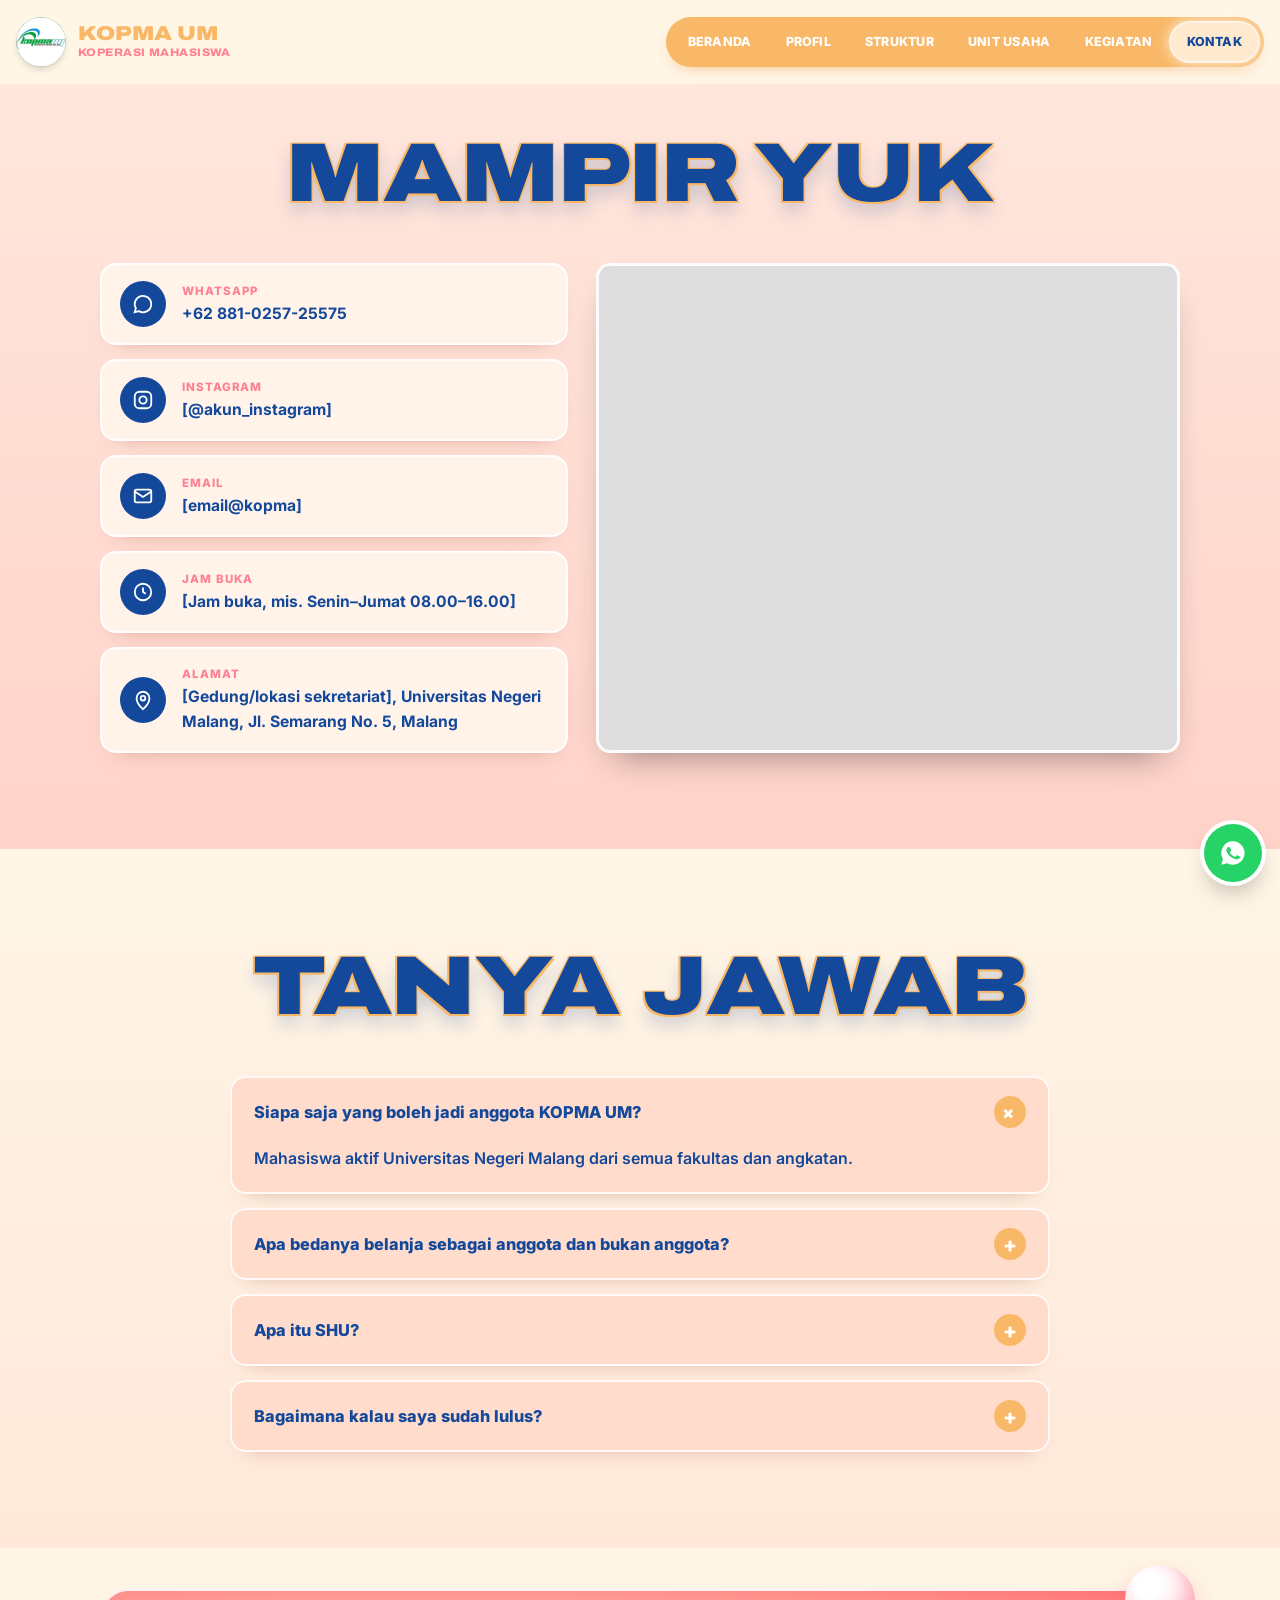
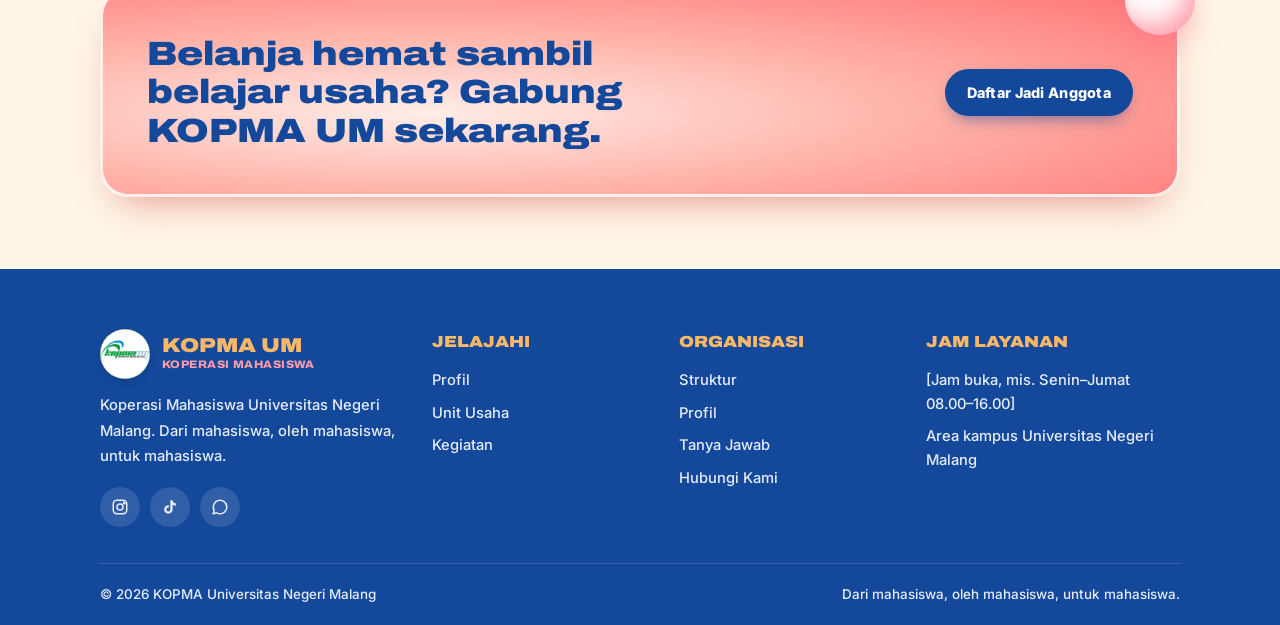
<file: kontak.html>
<!DOCTYPE html>
<html lang="id">
<head>
<meta charset="UTF-8">
<meta name="viewport" content="width=device-width, initial-scale=1">
<title>Kontak | KOPMA UM</title>
<meta name="description" content="Kontak, jam buka, lokasi, dan tanya jawab seputar KOPMA UM.">
<meta property="og:title" content="KOPMA UM | Koperasi Mahasiswa Universitas Negeri Malang">
<meta property="og:description" content="Belanja hemat dan belajar berwirausaha bareng Koperasi Mahasiswa UM.">
<meta property="og:image" content="assets/logo-kopma-um.png">
<meta property="og:type" content="website">
<meta name="theme-color" content="#FFF6E6">
<link rel="icon" href="assets/logo-kopma-um.png">
<link rel="preconnect" href="https://fonts.googleapis.com">
<link rel="preconnect" href="https://fonts.gstatic.com" crossorigin>
<link href="https://fonts.googleapis.com/css2?family=Anton&family=Archivo:wdth,wght@100..125,700..900&family=Inter:wght@500;600;700;800&display=swap" rel="stylesheet">
<link rel="stylesheet" href="assets/gaya.css?v=20261127-7">
</head>
<body>

<a href="#utama" class="sr">Lewati ke konten utama</a>

<header class="nav" id="nav">
  <div class="wadah">
    <a href="index.html" class="brand" aria-label="KOPMA UM, ke beranda">
      <img src="assets/logo-kopma-um.webp" alt="Logo KOPMA UM" width="50" height="50">
      <span><b>KOPMA UM</b><small>Koperasi Mahasiswa</small></span>
    </a>
    <nav aria-label="Menu utama">
      <ul class="menu" id="menu">
        <li><a href="index.html">Beranda</a></li>
        <li><a href="profil.html">Profil</a></li>
        <li><a href="struktur.html">Struktur</a></li>
        <li><a href="unit.html">Unit Usaha</a></li>
        <li><a href="kegiatan.html">Kegiatan</a></li>
        <li><a href="kontak.html" class="aktif" aria-current="page">Kontak</a></li>
      </ul>
    </nav>
    <button class="burger" id="burger" aria-label="Buka menu" aria-expanded="false" aria-controls="menu"><span></span></button>
  </div>
</header>

<main id="utama">

<!-- ===== KONTAK ===== -->
<section class="blok halaman-atas peach" id="kontak">
  <div class="wadah">
    <h1 class="judul-besar muncul">Mampir Yuk</h1>
    <div class="kontak">
      <div class="kontak-list muncul">
        <a href="#" data-wa="tanya"><span class="ikon"><svg viewBox="0 0 24 24" fill="none" stroke="currentColor" stroke-width="2"><path d="M21 12a9 9 0 0 1-13.5 7.8L3 21l1.2-4.4A9 9 0 1 1 21 12z"/></svg></span><span><small>WhatsApp</small><b data-isi="wa-tampil">[Nomor WhatsApp]</b></span></a>
        <a data-link="instagram" href="#"><span class="ikon"><svg viewBox="0 0 24 24" fill="none" stroke="currentColor" stroke-width="2"><rect x="3" y="3" width="18" height="18" rx="5"/><circle cx="12" cy="12" r="4"/></svg></span><span><small>Instagram</small><b data-isi="ig-tampil">[@akun_instagram]</b></span></a>
        <a data-link="email" href="#"><span class="ikon"><svg viewBox="0 0 24 24" fill="none" stroke="currentColor" stroke-width="2"><rect x="3" y="5" width="18" height="14" rx="2"/><path d="m3 7 9 6 9-6"/></svg></span><span><small>Email</small><b data-isi="email-tampil">[email@kopma]</b></span></a>
        <div><span class="ikon"><svg viewBox="0 0 24 24" fill="none" stroke="currentColor" stroke-width="2"><circle cx="12" cy="12" r="9"/><path d="M12 7v5l3 2"/></svg></span><span><small>Jam buka</small><b data-isi="jam">[Jam buka]</b></span></div>
        <div><span class="ikon"><svg viewBox="0 0 24 24" fill="none" stroke="currentColor" stroke-width="2"><path d="M12 22s7-6.2 7-12a7 7 0 1 0-14 0c0 5.8 7 12 7 12z"/><circle cx="12" cy="10" r="2.5"/></svg></span><span><small>Alamat</small><b data-isi="alamat">[Gedung/lokasi sekretariat], Universitas Negeri Malang, Jl. Semarang No. 5, Malang</b></span></div>
      </div>
      <div class="peta muncul">
        <iframe title="Peta lokasi Universitas Negeri Malang" loading="lazy" referrerpolicy="no-referrer-when-downgrade" src="https://maps.google.com/maps?q=Universitas%20Negeri%20Malang&z=16&output=embed"></iframe>
      </div>
    </div>
  </div>
</section>

<!-- ===== FAQ ===== -->
<section class="blok gradasi" id="faq">
  <div class="wadah">
    <h2 class="judul-besar muncul">Tanya Jawab</h2>
    <div class="faq" id="daftar-faq"></div>
  </div>
</section>

<section class="cta" aria-label="Ajakan bergabung">
  <div class="wadah">
    <div class="cta-kartu muncul">
      <h2>Belanja hemat sambil belajar usaha? Gabung KOPMA UM sekarang.</h2>
      <a href="#" data-wa="daftar" class="btn btn-biru">Daftar Jadi Anggota</a>
      <span class="orb" aria-hidden="true"></span>
    </div>
  </div>
</section>

</main>

<footer>
  <div class="wadah kaki">
    <div>
      <a href="index.html" class="brand"><img src="assets/logo-kopma-um.webp" alt="Logo KOPMA UM" width="50" height="50"><span><b>KOPMA UM</b><small>Koperasi Mahasiswa</small></span></a>
      <p>Koperasi Mahasiswa Universitas Negeri Malang. Dari mahasiswa, oleh mahasiswa, untuk mahasiswa.</p>
      <div class="sos">
        <a data-link="instagram" href="#" aria-label="Instagram"><svg viewBox="0 0 24 24" fill="none" stroke="currentColor" stroke-width="2"><rect x="3" y="3" width="18" height="18" rx="5"/><circle cx="12" cy="12" r="4"/><circle cx="17.5" cy="6.5" r="1" fill="currentColor"/></svg></a>
        <a data-link="tiktok" href="#" aria-label="TikTok"><svg viewBox="0 0 24 24" fill="currentColor"><path d="M16.6 5.8A4.3 4.3 0 0 1 15.5 3h-3.1v12.4a2.6 2.6 0 1 1-2.6-2.6c.3 0 .5 0 .8.1V9.7a5.7 5.7 0 1 0 4.9 5.7V9a7.3 7.3 0 0 0 4.3 1.4V7.3a4.3 4.3 0 0 1-3.2-1.5z"/></svg></a>
        <a href="#" data-wa="tanya" aria-label="WhatsApp"><svg viewBox="0 0 24 24" fill="none" stroke="currentColor" stroke-width="2"><path d="M21 12a9 9 0 0 1-13.5 7.8L3 21l1.2-4.4A9 9 0 1 1 21 12z"/></svg></a>
      </div>
    </div>
    <div>
      <h4>Jelajahi</h4>
      <ul><li><a href="profil.html">Profil</a></li><li><a href="unit.html">Unit Usaha</a></li><li><a href="kegiatan.html">Kegiatan</a></li></ul>
    </div>
    <div>
      <h4>Organisasi</h4>
      <ul><li><a href="struktur.html">Struktur</a></li><li><a href="profil.html">Profil</a></li><li><a href="kontak.html#faq">Tanya Jawab</a></li><li><a href="kontak.html">Hubungi Kami</a></li></ul>
    </div>
    <div>
      <h4>Jam Layanan</h4>
      <ul><li data-isi="jam">[Jam buka]</li><li>Area kampus Universitas Negeri Malang</li></ul>
    </div>
  </div>
  <div class="wadah hak">
    <span>&copy; <span id="tahun"></span> KOPMA Universitas Negeri Malang</span>
    <span>Dari mahasiswa, oleh mahasiswa, untuk mahasiswa.</span>
  </div>
</footer>

<a href="#" class="wa-melayang" data-wa="tanya" aria-label="Chat WhatsApp KOPMA UM">
  <svg viewBox="0 0 24 24" fill="currentColor"><path d="M12 2a10 10 0 0 0-8.6 15.1L2 22l5-1.3A10 10 0 1 0 12 2zm5.3 14.2c-.2.6-1.3 1.2-1.8 1.2-.5.1-1 .1-3.3-.8-2.8-1.1-4.5-3.9-4.7-4.1-.1-.2-1.1-1.5-1.1-2.9s.7-2.1 1-2.4c.3-.3.6-.3.8-.3h.6c.2 0 .4 0 .6.5l.9 2.1c.1.2.1.4 0 .6l-.4.6-.4.4c-.1.1-.3.3-.1.6.2.3.8 1.3 1.7 2.1 1.2 1 2.1 1.3 2.4 1.5.3.1.5.1.6-.1l.9-1.1c.2-.3.4-.2.7-.1l2 1c.3.1.5.2.6.3.1.2.1.7-.1 1.4z"/></svg>
</a>

<script src="assets/data.js?v=20261127-7"></script>
<script src="assets/konten.js?v=20261127-7"></script>
<script src="assets/app.js?v=20261127-7"></script>
</body>
</html>
</file>
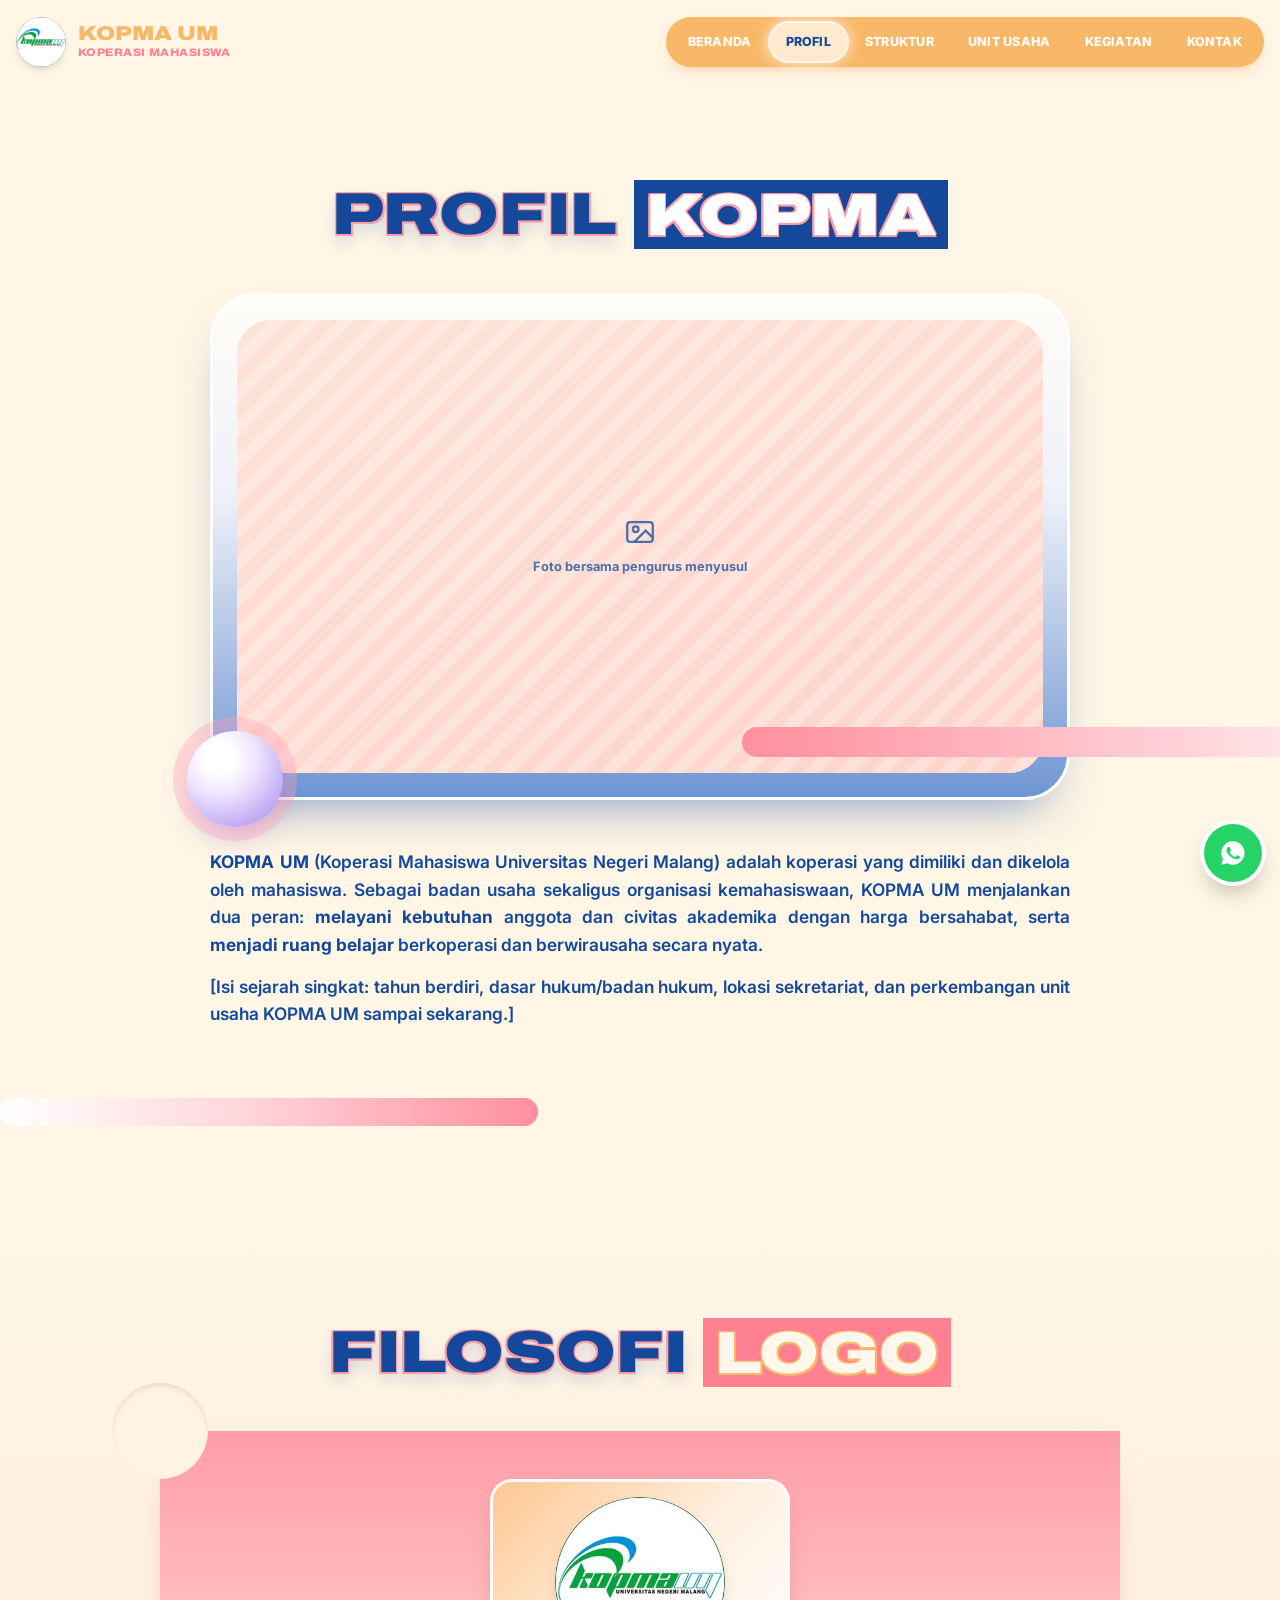
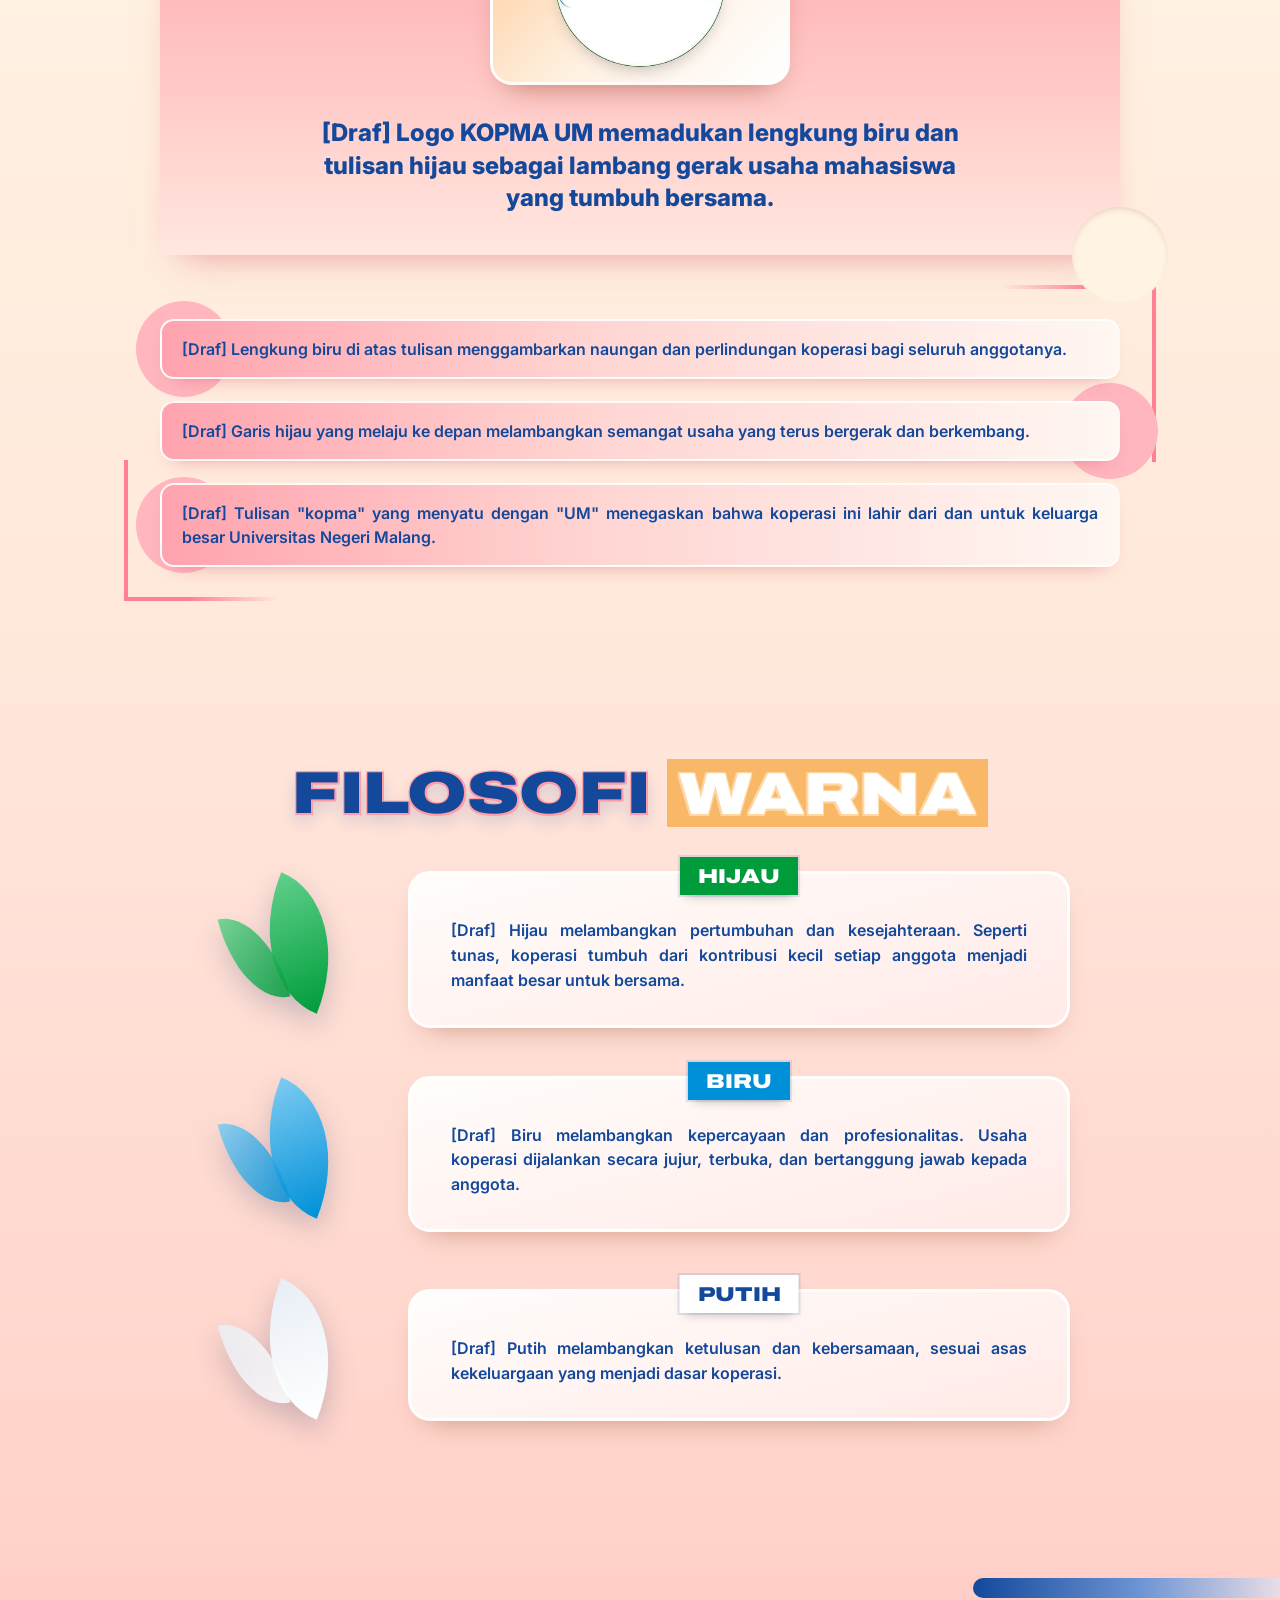
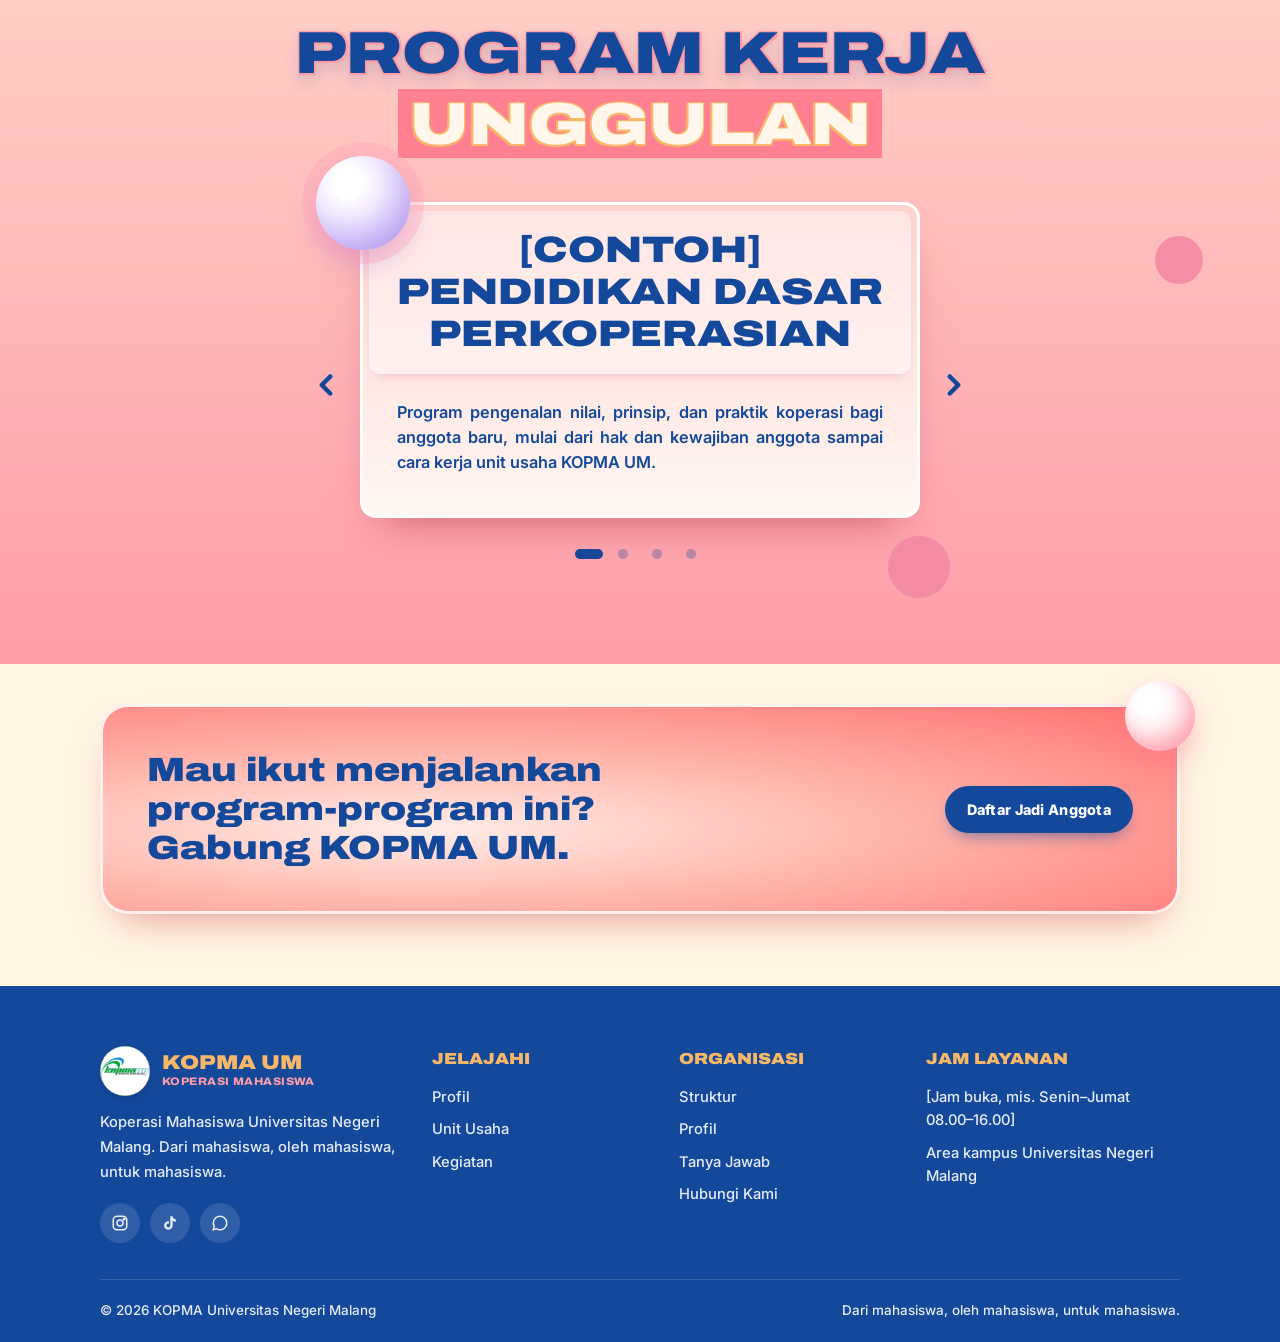
<file: profil.html>
<!DOCTYPE html>
<html lang="id">
<head>
<meta charset="UTF-8">
<meta name="viewport" content="width=device-width, initial-scale=1">
<title>Profil | KOPMA UM</title>
<meta name="description" content="Profil KOPMA UM: tentang koperasi, filosofi logo dan warna, serta program kerja unggulan Koperasi Mahasiswa Universitas Negeri Malang.">
<meta property="og:title" content="KOPMA UM | Koperasi Mahasiswa Universitas Negeri Malang">
<meta property="og:description" content="Belanja hemat dan belajar berwirausaha bareng Koperasi Mahasiswa UM.">
<meta property="og:image" content="assets/logo-kopma-um.png">
<meta property="og:type" content="website">
<meta name="theme-color" content="#FFF6E6">
<link rel="icon" href="assets/logo-kopma-um.png">
<link rel="preconnect" href="https://fonts.googleapis.com">
<link rel="preconnect" href="https://fonts.gstatic.com" crossorigin>
<link href="https://fonts.googleapis.com/css2?family=Anton&family=Archivo:wdth,wght@100..125,700..900&family=Inter:wght@500;600;700;800&display=swap" rel="stylesheet">
<link rel="stylesheet" href="assets/gaya.css?v=20261127-7">
</head>
<body>

<a href="#utama" class="sr">Lewati ke konten utama</a>

<header class="nav" id="nav">
  <div class="wadah">
    <a href="index.html" class="brand" aria-label="KOPMA UM, ke beranda">
      <img src="assets/logo-kopma-um.webp" alt="Logo KOPMA UM" width="50" height="50">
      <span><b>KOPMA UM</b><small>Koperasi Mahasiswa</small></span>
    </a>
    <nav aria-label="Menu utama">
      <ul class="menu" id="menu">
        <li><a href="index.html">Beranda</a></li>
        <li><a href="profil.html" class="aktif" aria-current="page">Profil</a></li>
        <li><a href="struktur.html">Struktur</a></li>
        <li><a href="unit.html">Unit Usaha</a></li>
        <li><a href="kegiatan.html">Kegiatan</a></li>
        <li><a href="kontak.html">Kontak</a></li>
      </ul>
    </nav>
    <button class="burger" id="burger" aria-label="Buka menu" aria-expanded="false" aria-controls="menu"><span></span></button>
  </div>
</header>

<main id="utama">


<!-- ===== TENTANG KOPMA (gaya Filosofi Kabinet) ===== -->
<section class="blok profil-atas" id="profil">
  <div class="wadah">
    <h1 class="judul-sorot muncul">Profil <span class="sorot biru">KOPMA</span></h1>
    <div class="bingkai-foto muncul">
      <div class="isi" id="foto-profil"></div>
      <span class="orb ungu" aria-hidden="true"></span>
      <span class="batang pudar-kanan" aria-hidden="true"></span>
    </div>
    <div class="teks-profil muncul" id="teks-profil"></div>
  </div>
  <span class="batang ke-kiri" aria-hidden="true"></span>
</section>

<!-- ===== FILOSOFI LOGO ===== -->
<section class="blok gradasi" id="logo" style="--bg-takik:#FFF3E3">
  <div class="wadah">
    <h2 class="judul-sorot muncul">Filosofi <span class="sorot pink">Logo</span></h2>
    <div class="kartu-logo takik muncul">
      <div class="ubin-logo"><img src="assets/logo-kopma-um.webp" alt="Logo KOPMA UM"></div>
      <p id="logo-ringkas"></p>
    </div>
    <ul class="daftar-makna" id="makna-logo"></ul>
  </div>
</section>

<!-- ===== FILOSOFI WARNA ===== -->
<section class="blok peach" id="warna">
  <div class="wadah">
    <h2 class="judul-sorot muncul">Filosofi <span class="sorot oranye">Warna</span></h2>
    <div id="daftar-warna"></div>
  </div>
</section>

<!-- ===== PROGRAM KERJA UNGGULAN ===== -->
<section class="blok blok-proker" id="proker" aria-roledescription="carousel" aria-label="Program kerja unggulan">
  <span class="batang biru-kanan" aria-hidden="true"></span>
  <span class="bulat" style="width:48px;height:48px;right:6%;top:42%" aria-hidden="true"></span>
  <div class="wadah">
    <h2 class="judul-sorot dua-baris muncul">Program Kerja <span class="sorot pink">Unggulan</span></h2>
    <div class="proker muncul">
      <span class="orb ungu" aria-hidden="true"></span>
      <div class="jendela-proker"><div class="pita-proker" id="proker-pita" aria-live="polite"></div></div>
      <span class="bulat" aria-hidden="true"></span>
      <button type="button" class="panah-proker" id="proker-sebelum" aria-label="Program sebelumnya"><svg viewBox="0 0 24 24" fill="none" stroke="currentColor" stroke-width="3.2" stroke-linecap="round" stroke-linejoin="round"><path d="m15 18-6-6 6-6"/></svg></button>
      <button type="button" class="panah-proker" id="proker-sesudah" aria-label="Program berikutnya"><svg viewBox="0 0 24 24" fill="none" stroke="currentColor" stroke-width="3.2" stroke-linecap="round" stroke-linejoin="round"><path d="m9 18 6-6-6-6"/></svg></button>
      <div class="titik-proker" id="proker-titik"></div>
    </div>
  </div>
</section>


<section class="cta" aria-label="Ajakan bergabung">
  <div class="wadah">
    <div class="cta-kartu muncul">
      <h2>Mau ikut menjalankan program-program ini? Gabung KOPMA UM.</h2>
      <a href="#" data-wa="daftar" class="btn btn-biru">Daftar Jadi Anggota</a>
      <span class="orb" aria-hidden="true"></span>
    </div>
  </div>
</section>

</main>

<footer>
  <div class="wadah kaki">
    <div>
      <a href="index.html" class="brand"><img src="assets/logo-kopma-um.webp" alt="Logo KOPMA UM" width="50" height="50"><span><b>KOPMA UM</b><small>Koperasi Mahasiswa</small></span></a>
      <p>Koperasi Mahasiswa Universitas Negeri Malang. Dari mahasiswa, oleh mahasiswa, untuk mahasiswa.</p>
      <div class="sos">
        <a data-link="instagram" href="#" aria-label="Instagram"><svg viewBox="0 0 24 24" fill="none" stroke="currentColor" stroke-width="2"><rect x="3" y="3" width="18" height="18" rx="5"/><circle cx="12" cy="12" r="4"/><circle cx="17.5" cy="6.5" r="1" fill="currentColor"/></svg></a>
        <a data-link="tiktok" href="#" aria-label="TikTok"><svg viewBox="0 0 24 24" fill="currentColor"><path d="M16.6 5.8A4.3 4.3 0 0 1 15.5 3h-3.1v12.4a2.6 2.6 0 1 1-2.6-2.6c.3 0 .5 0 .8.1V9.7a5.7 5.7 0 1 0 4.9 5.7V9a7.3 7.3 0 0 0 4.3 1.4V7.3a4.3 4.3 0 0 1-3.2-1.5z"/></svg></a>
        <a href="#" data-wa="tanya" aria-label="WhatsApp"><svg viewBox="0 0 24 24" fill="none" stroke="currentColor" stroke-width="2"><path d="M21 12a9 9 0 0 1-13.5 7.8L3 21l1.2-4.4A9 9 0 1 1 21 12z"/></svg></a>
      </div>
    </div>
    <div>
      <h4>Jelajahi</h4>
      <ul><li><a href="profil.html">Profil</a></li><li><a href="unit.html">Unit Usaha</a></li><li><a href="kegiatan.html">Kegiatan</a></li></ul>
    </div>
    <div>
      <h4>Organisasi</h4>
      <ul><li><a href="struktur.html">Struktur</a></li><li><a href="profil.html">Profil</a></li><li><a href="kontak.html#faq">Tanya Jawab</a></li><li><a href="kontak.html">Hubungi Kami</a></li></ul>
    </div>
    <div>
      <h4>Jam Layanan</h4>
      <ul><li data-isi="jam">[Jam buka]</li><li>Area kampus Universitas Negeri Malang</li></ul>
    </div>
  </div>
  <div class="wadah hak">
    <span>&copy; <span id="tahun"></span> KOPMA Universitas Negeri Malang</span>
    <span>Dari mahasiswa, oleh mahasiswa, untuk mahasiswa.</span>
  </div>
</footer>

<a href="#" class="wa-melayang" data-wa="tanya" aria-label="Chat WhatsApp KOPMA UM">
  <svg viewBox="0 0 24 24" fill="currentColor"><path d="M12 2a10 10 0 0 0-8.6 15.1L2 22l5-1.3A10 10 0 1 0 12 2zm5.3 14.2c-.2.6-1.3 1.2-1.8 1.2-.5.1-1 .1-3.3-.8-2.8-1.1-4.5-3.9-4.7-4.1-.1-.2-1.1-1.5-1.1-2.9s.7-2.1 1-2.4c.3-.3.6-.3.8-.3h.6c.2 0 .4 0 .6.5l.9 2.1c.1.2.1.4 0 .6l-.4.6-.4.4c-.1.1-.3.3-.1.6.2.3.8 1.3 1.7 2.1 1.2 1 2.1 1.3 2.4 1.5.3.1.5.1.6-.1l.9-1.1c.2-.3.4-.2.7-.1l2 1c.3.1.5.2.6.3.1.2.1.7-.1 1.4z"/></svg>
</a>

<script src="assets/data.js?v=20261127-7"></script>
<script src="assets/konten.js?v=20261127-7"></script>
<script src="assets/app.js?v=20261127-7"></script>
</body>
</html>
</file>
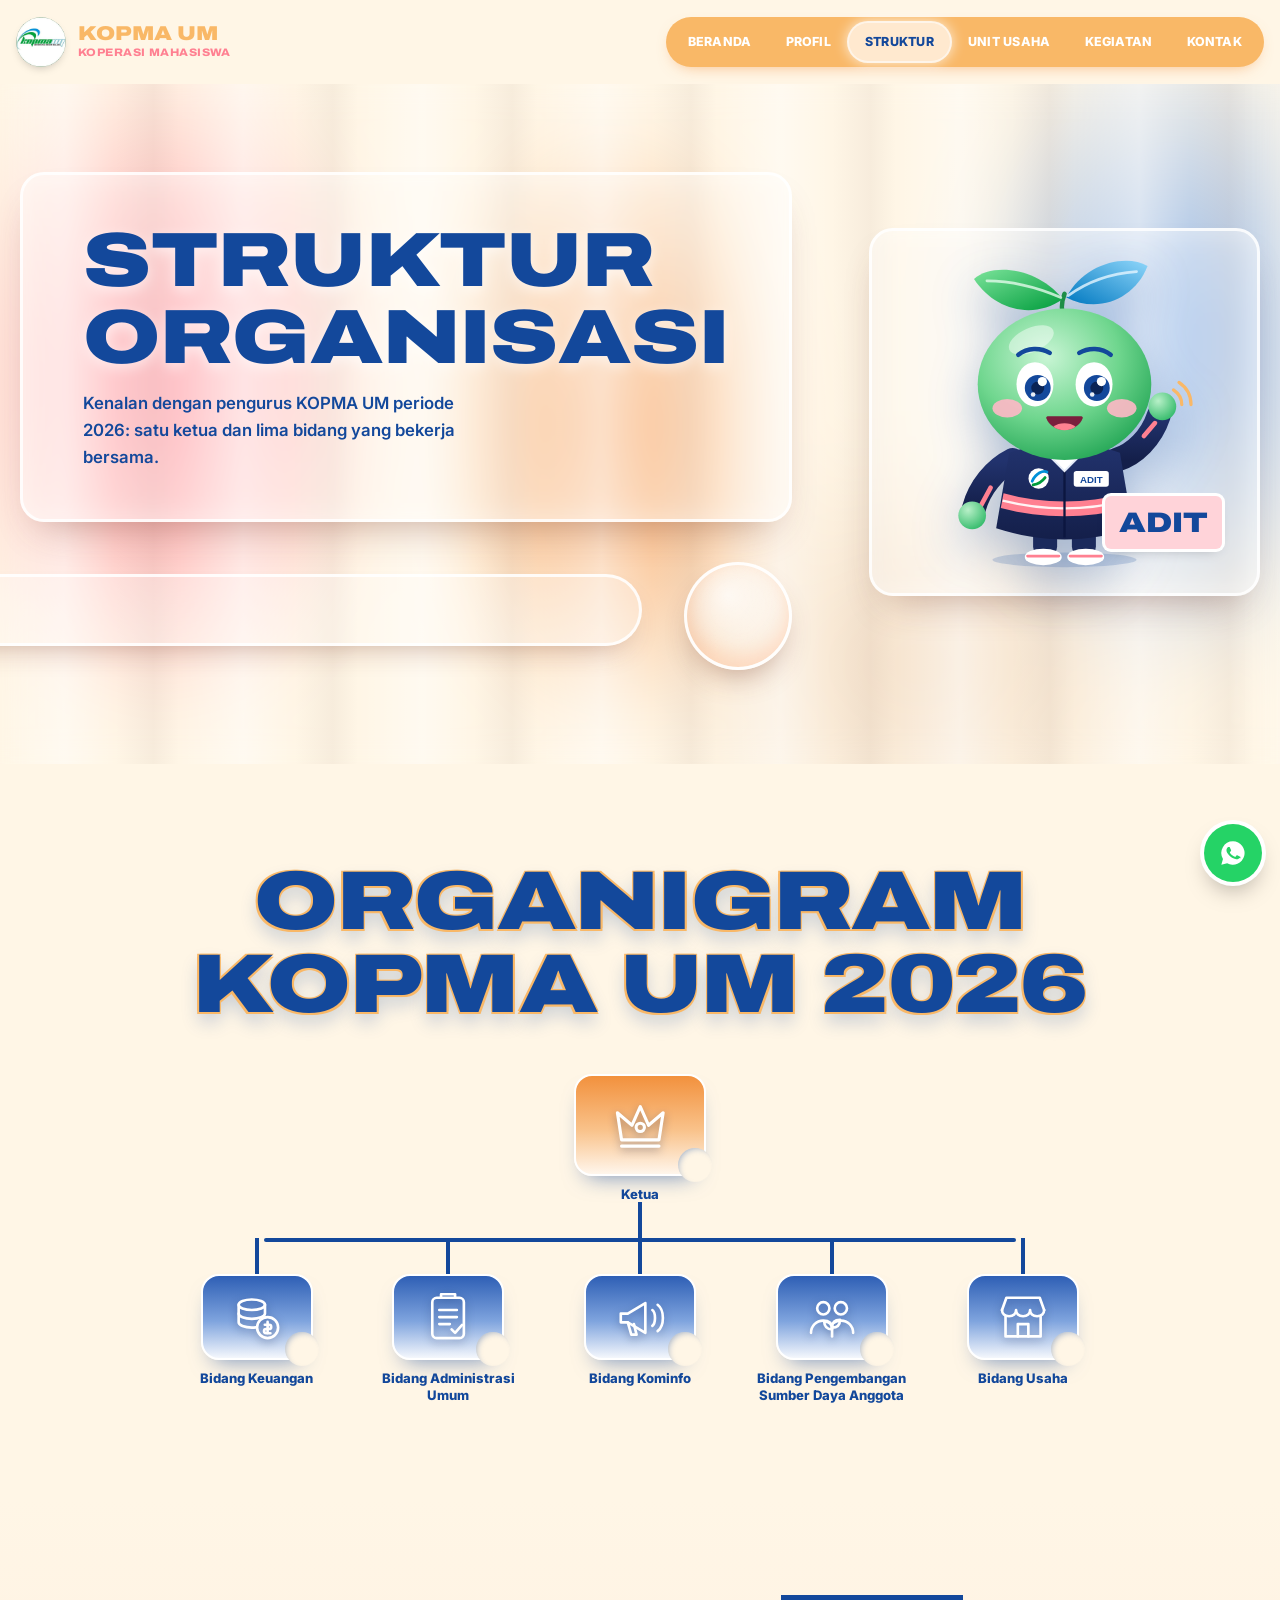
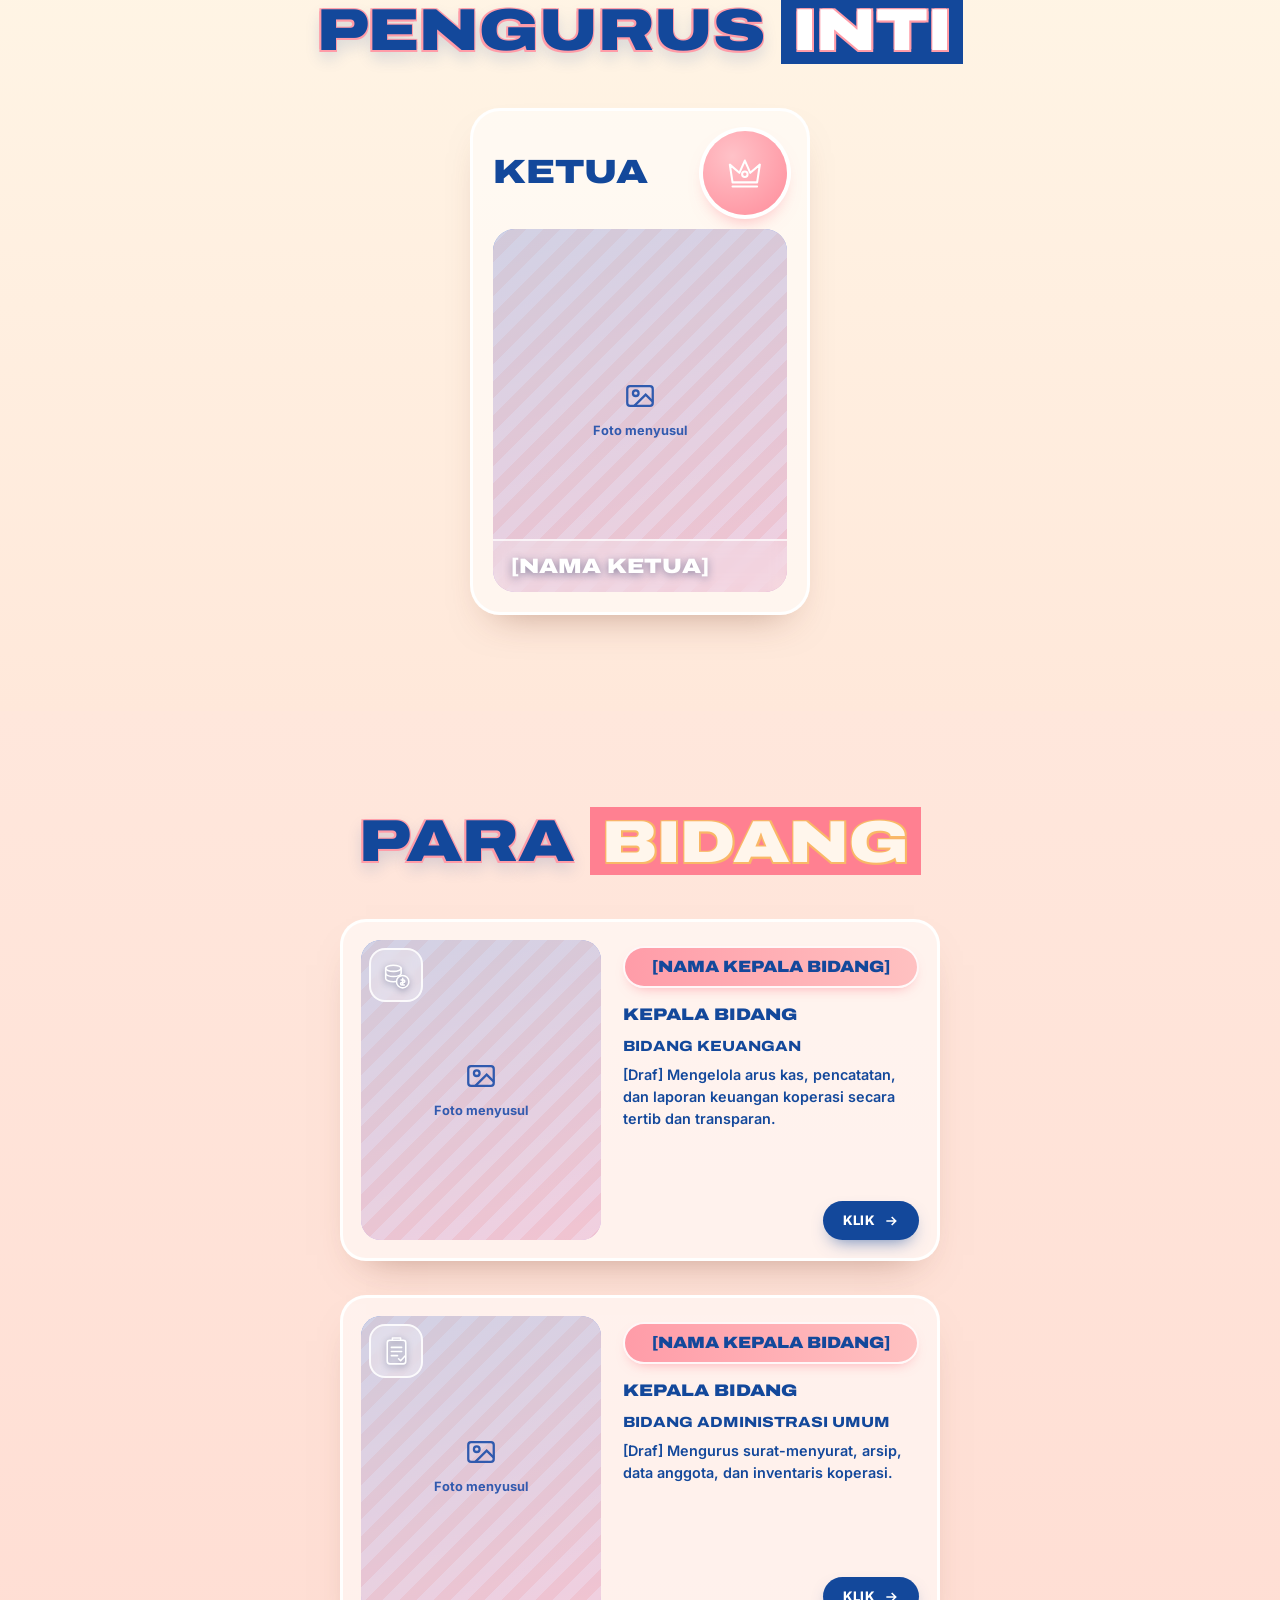
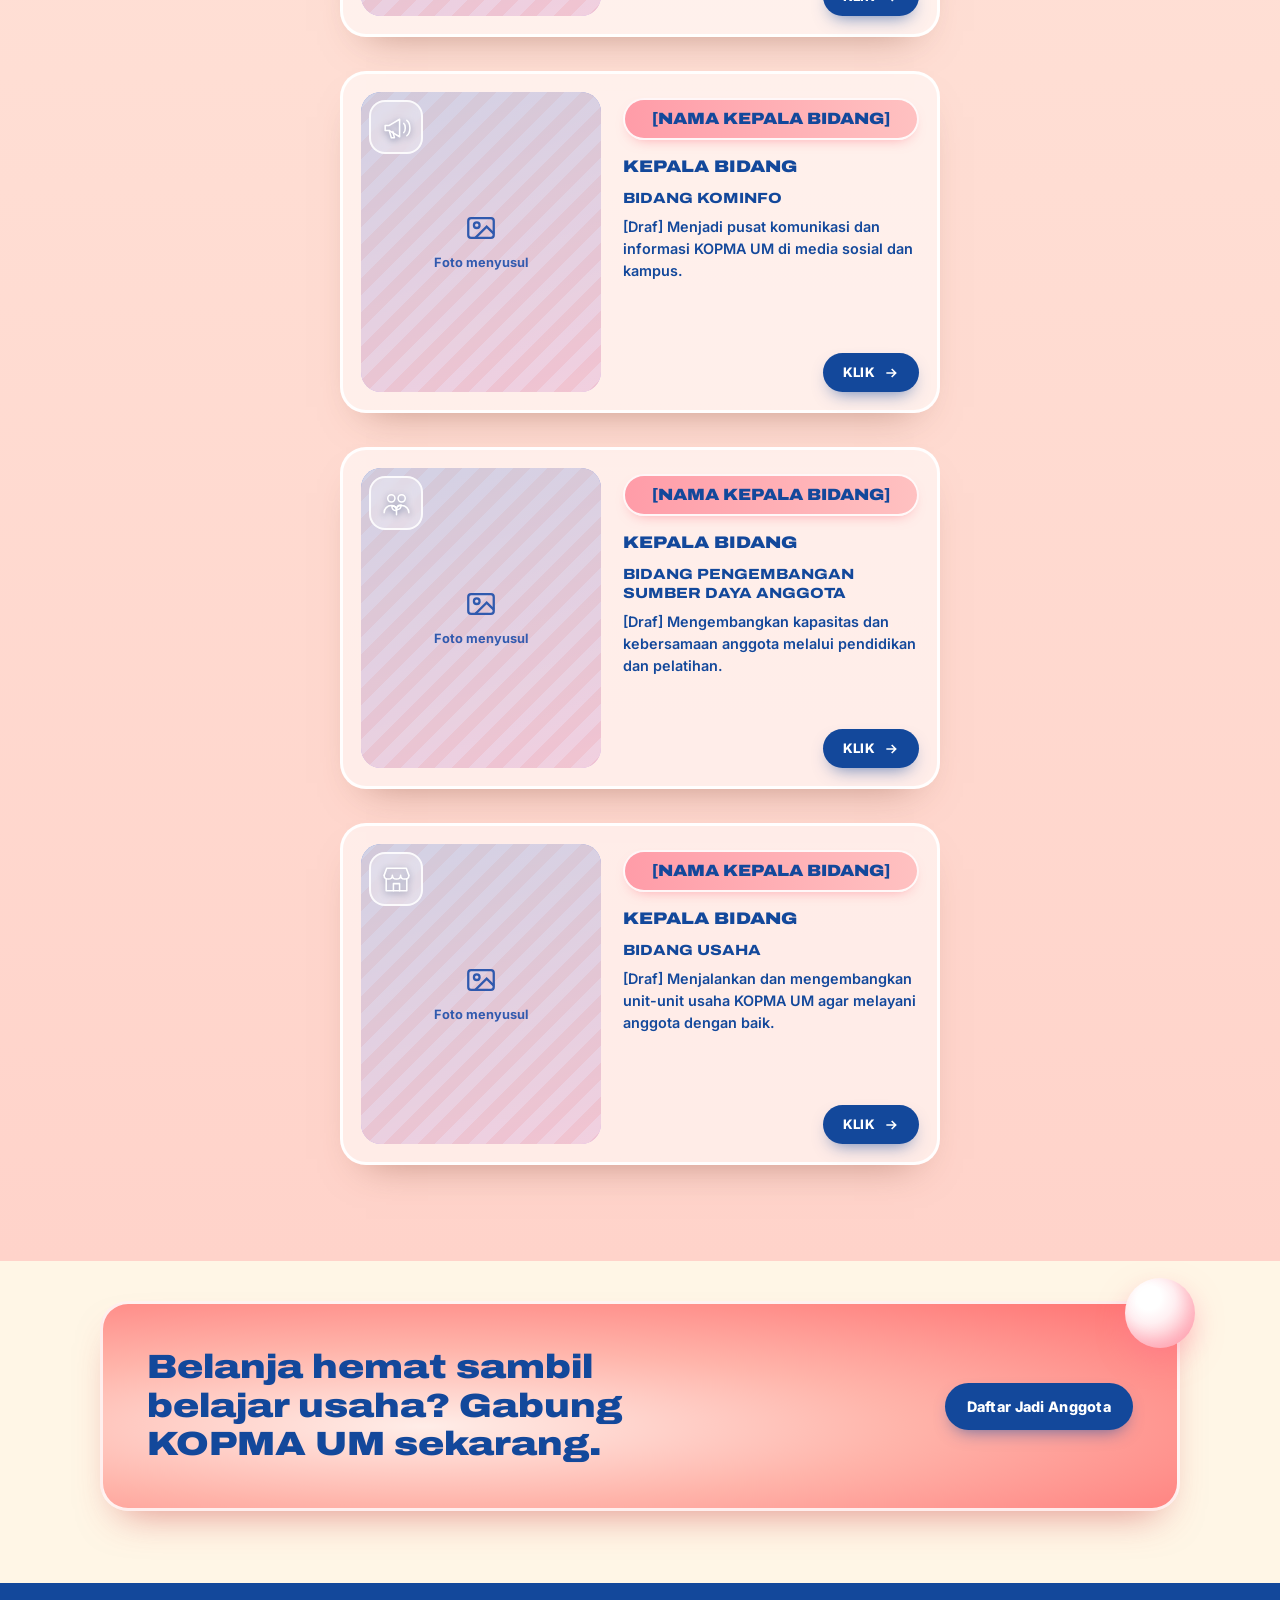
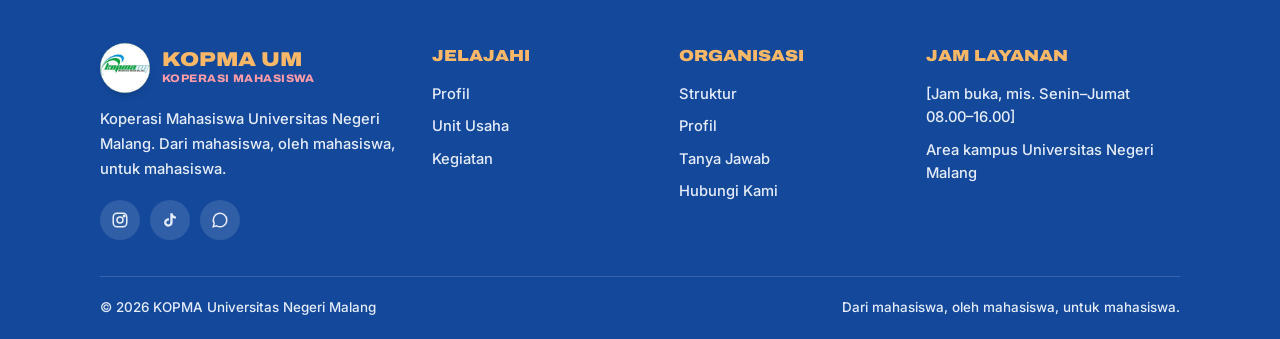
<file: struktur.html>
<!DOCTYPE html>
<html lang="id">
<head>
<meta charset="UTF-8">
<meta name="viewport" content="width=device-width, initial-scale=1">
<title>Struktur | KOPMA UM</title>
<meta name="description" content="Struktur organisasi KOPMA UM: ketua dan lima bidang pengurus.">
<meta property="og:title" content="KOPMA UM | Koperasi Mahasiswa Universitas Negeri Malang">
<meta property="og:description" content="Belanja hemat dan belajar berwirausaha bareng Koperasi Mahasiswa UM.">
<meta property="og:image" content="assets/logo-kopma-um.png">
<meta property="og:type" content="website">
<meta name="theme-color" content="#FFF6E6">
<link rel="icon" href="assets/logo-kopma-um.png">
<link rel="preconnect" href="https://fonts.googleapis.com">
<link rel="preconnect" href="https://fonts.gstatic.com" crossorigin>
<link href="https://fonts.googleapis.com/css2?family=Anton&family=Archivo:wdth,wght@100..125,700..900&family=Inter:wght@500;600;700;800&display=swap" rel="stylesheet">
<link rel="stylesheet" href="assets/gaya.css?v=20261127-7">
</head>
<body>

<a href="#utama" class="sr">Lewati ke konten utama</a>

<header class="nav" id="nav">
  <div class="wadah">
    <a href="index.html" class="brand" aria-label="KOPMA UM, ke beranda">
      <img src="assets/logo-kopma-um.webp" alt="Logo KOPMA UM" width="50" height="50">
      <span><b>KOPMA UM</b><small>Koperasi Mahasiswa</small></span>
    </a>
    <nav aria-label="Menu utama">
      <ul class="menu" id="menu">
        <li><a href="index.html">Beranda</a></li>
        <li><a href="profil.html">Profil</a></li>
        <li><a href="struktur.html" class="aktif" aria-current="page">Struktur</a></li>
        <li><a href="unit.html">Unit Usaha</a></li>
        <li><a href="kegiatan.html">Kegiatan</a></li>
        <li><a href="kontak.html">Kontak</a></li>
      </ul>
    </nav>
    <button class="burger" id="burger" aria-label="Buka menu" aria-expanded="false" aria-controls="menu"><span></span></button>
  </div>
</header>

<main id="utama">

<!-- ===== HERO STRUKTUR ===== -->
<section class="latar-kaca hero-struktur" aria-label="Struktur organisasi">
  <div class="wadah">
    <div>
      <div class="kaca kaca-judul muncul">
        <h1>Struktur Organisasi</h1>
        <p>Kenalan dengan pengurus KOPMA UM periode <span data-periode>2026</span>: satu ketua dan lima bidang yang bekerja bersama.</p>
      </div>
      <div class="bawah" aria-hidden="true"><span class="batang-kaca"></span><span class="bola-kaca"></span></div>
    </div>
    <div class="kaca kaca-maskot muncul">
      <img src="assets/adit.svg" alt="Adit, maskot KOPMA UM, melambaikan tangan">
      <span class="label-bingkai">ADIT</span>
    </div>
  </div>
</section>

<!-- ===== ORGANIGRAM ===== -->
<section class="blok" id="organigram-blok">
  <div class="wadah">
    <h2 class="judul-besar muncul">Organigram<br>KOPMA UM <span data-periode>2026</span></h2>
    <div class="organigram" id="organigram"></div>
  </div>
</section>

<!-- ===== KETUA ===== -->
<section class="blok gradasi" id="pengurus">
  <div class="wadah">
    <h2 class="judul-sorot muncul">Pengurus <span class="sorot biru">Inti</span></h2>
    <div class="wadah-pimpinan" id="kartu-ketua"></div>
  </div>
</section>

<!-- ===== BIDANG ===== -->
<section class="blok peach" id="bidang">
  <div class="wadah">
    <h2 class="judul-sorot muncul">Para <span class="sorot pink">Bidang</span></h2>
    <div class="daftar-bidang" id="daftar-bidang"></div>
  </div>
</section>

<section class="cta" aria-label="Ajakan bergabung">
  <div class="wadah">
    <div class="cta-kartu muncul">
      <h2>Belanja hemat sambil belajar usaha? Gabung KOPMA UM sekarang.</h2>
      <a href="#" data-wa="daftar" class="btn btn-biru">Daftar Jadi Anggota</a>
      <span class="orb" aria-hidden="true"></span>
    </div>
  </div>
</section>

</main>

<footer>
  <div class="wadah kaki">
    <div>
      <a href="index.html" class="brand"><img src="assets/logo-kopma-um.webp" alt="Logo KOPMA UM" width="50" height="50"><span><b>KOPMA UM</b><small>Koperasi Mahasiswa</small></span></a>
      <p>Koperasi Mahasiswa Universitas Negeri Malang. Dari mahasiswa, oleh mahasiswa, untuk mahasiswa.</p>
      <div class="sos">
        <a data-link="instagram" href="#" aria-label="Instagram"><svg viewBox="0 0 24 24" fill="none" stroke="currentColor" stroke-width="2"><rect x="3" y="3" width="18" height="18" rx="5"/><circle cx="12" cy="12" r="4"/><circle cx="17.5" cy="6.5" r="1" fill="currentColor"/></svg></a>
        <a data-link="tiktok" href="#" aria-label="TikTok"><svg viewBox="0 0 24 24" fill="currentColor"><path d="M16.6 5.8A4.3 4.3 0 0 1 15.5 3h-3.1v12.4a2.6 2.6 0 1 1-2.6-2.6c.3 0 .5 0 .8.1V9.7a5.7 5.7 0 1 0 4.9 5.7V9a7.3 7.3 0 0 0 4.3 1.4V7.3a4.3 4.3 0 0 1-3.2-1.5z"/></svg></a>
        <a href="#" data-wa="tanya" aria-label="WhatsApp"><svg viewBox="0 0 24 24" fill="none" stroke="currentColor" stroke-width="2"><path d="M21 12a9 9 0 0 1-13.5 7.8L3 21l1.2-4.4A9 9 0 1 1 21 12z"/></svg></a>
      </div>
    </div>
    <div>
      <h4>Jelajahi</h4>
      <ul><li><a href="profil.html">Profil</a></li><li><a href="unit.html">Unit Usaha</a></li><li><a href="kegiatan.html">Kegiatan</a></li></ul>
    </div>
    <div>
      <h4>Organisasi</h4>
      <ul><li><a href="struktur.html">Struktur</a></li><li><a href="profil.html">Profil</a></li><li><a href="kontak.html#faq">Tanya Jawab</a></li><li><a href="kontak.html">Hubungi Kami</a></li></ul>
    </div>
    <div>
      <h4>Jam Layanan</h4>
      <ul><li data-isi="jam">[Jam buka]</li><li>Area kampus Universitas Negeri Malang</li></ul>
    </div>
  </div>
  <div class="wadah hak">
    <span>&copy; <span id="tahun"></span> KOPMA Universitas Negeri Malang</span>
    <span>Dari mahasiswa, oleh mahasiswa, untuk mahasiswa.</span>
  </div>
</footer>

<a href="#" class="wa-melayang" data-wa="tanya" aria-label="Chat WhatsApp KOPMA UM">
  <svg viewBox="0 0 24 24" fill="currentColor"><path d="M12 2a10 10 0 0 0-8.6 15.1L2 22l5-1.3A10 10 0 1 0 12 2zm5.3 14.2c-.2.6-1.3 1.2-1.8 1.2-.5.1-1 .1-3.3-.8-2.8-1.1-4.5-3.9-4.7-4.1-.1-.2-1.1-1.5-1.1-2.9s.7-2.1 1-2.4c.3-.3.6-.3.8-.3h.6c.2 0 .4 0 .6.5l.9 2.1c.1.2.1.4 0 .6l-.4.6-.4.4c-.1.1-.3.3-.1.6.2.3.8 1.3 1.7 2.1 1.2 1 2.1 1.3 2.4 1.5.3.1.5.1.6-.1l.9-1.1c.2-.3.4-.2.7-.1l2 1c.3.1.5.2.6.3.1.2.1.7-.1 1.4z"/></svg>
</a>

<script src="assets/data.js?v=20261127-7"></script>
<script src="assets/konten.js?v=20261127-7"></script>
<script src="assets/app.js?v=20261127-7"></script>
</body>
</html>
</file>
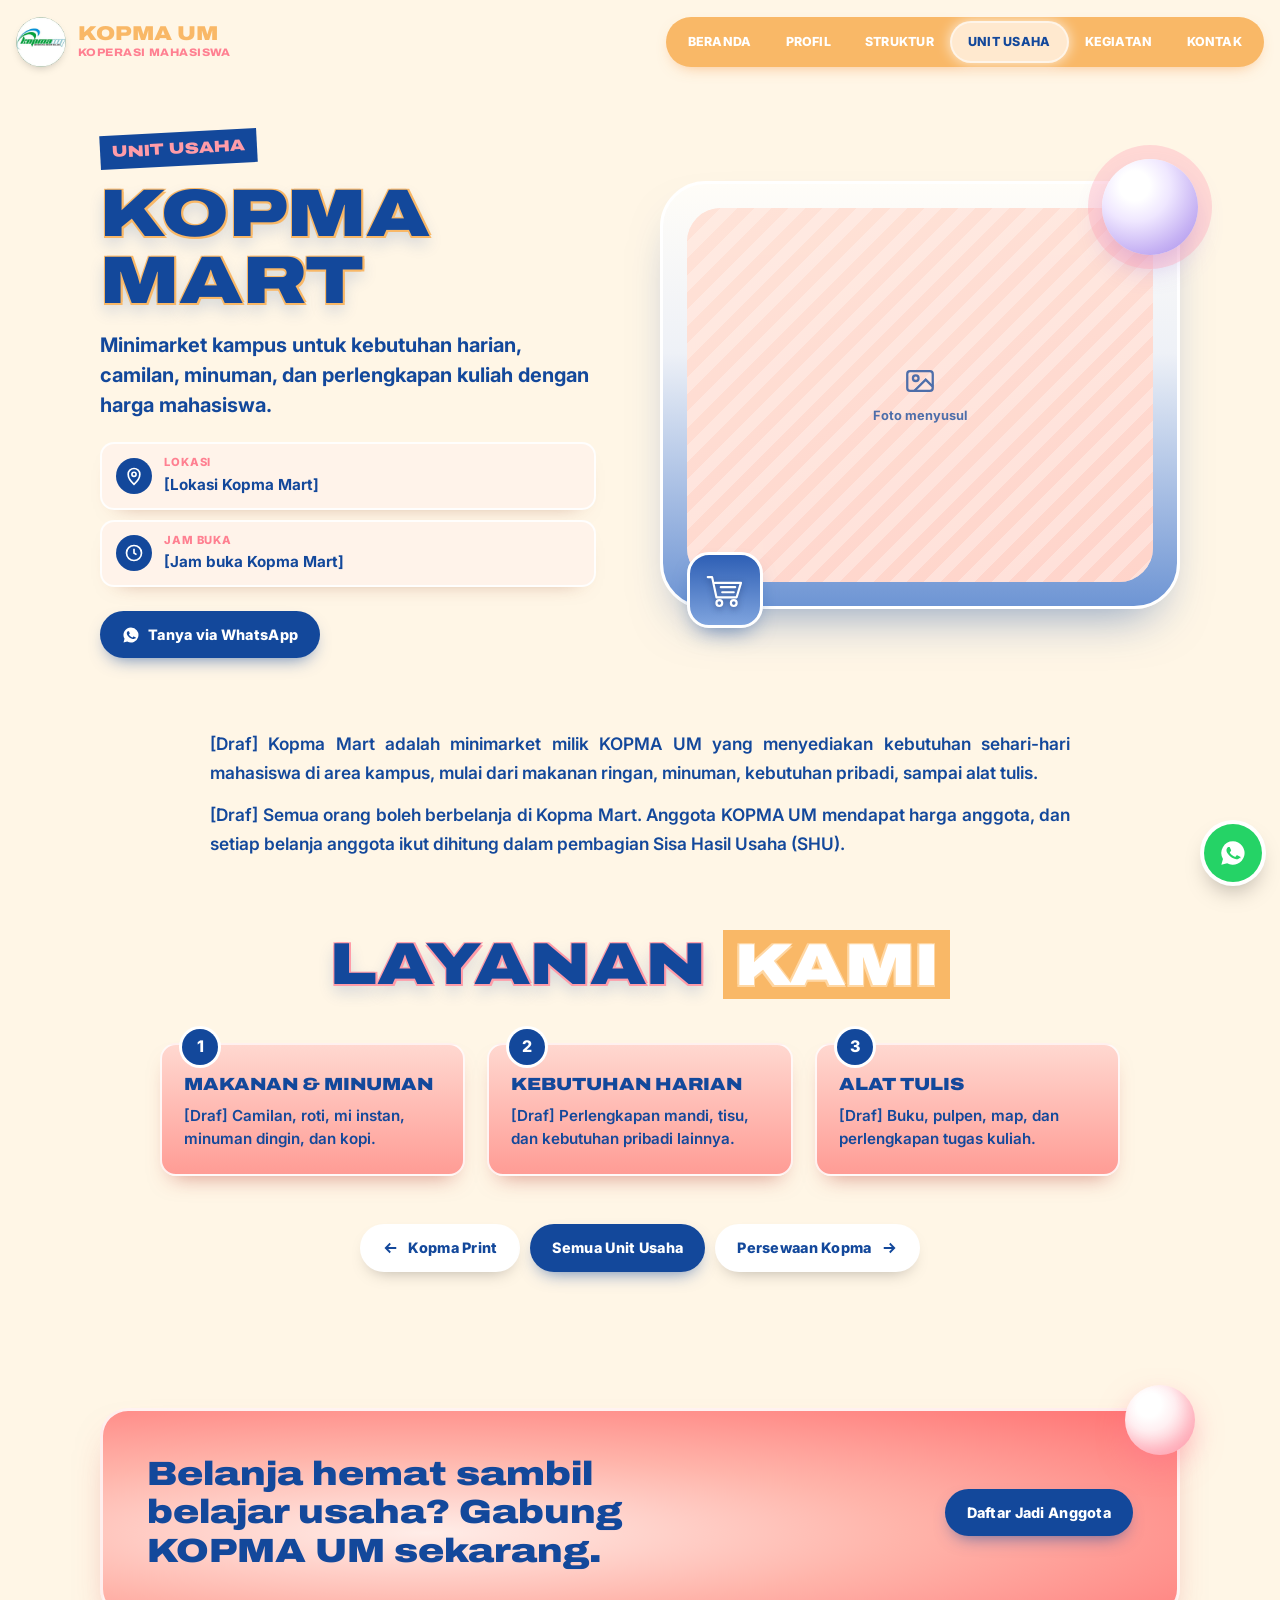
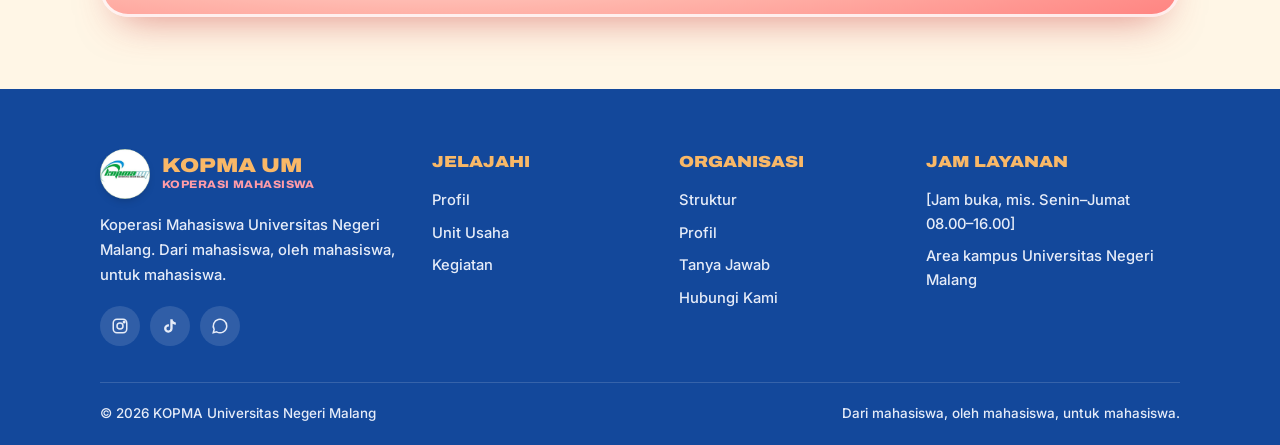
<file: unit-detail.html>
<!DOCTYPE html>
<html lang="id">
<head>
<meta charset="UTF-8">
<meta name="viewport" content="width=device-width, initial-scale=1">
<title>Unit Usaha | KOPMA UM</title>
<meta name="description" content="Detail unit usaha KOPMA UM: layanan, lokasi, dan jam buka.">
<meta property="og:title" content="KOPMA UM | Koperasi Mahasiswa Universitas Negeri Malang">
<meta property="og:description" content="Belanja hemat dan belajar berwirausaha bareng Koperasi Mahasiswa UM.">
<meta property="og:image" content="assets/logo-kopma-um.png">
<meta property="og:type" content="website">
<meta name="theme-color" content="#FFF6E6">
<link rel="icon" href="assets/logo-kopma-um.png">
<link rel="preconnect" href="https://fonts.googleapis.com">
<link rel="preconnect" href="https://fonts.gstatic.com" crossorigin>
<link href="https://fonts.googleapis.com/css2?family=Anton&family=Archivo:wdth,wght@100..125,700..900&family=Inter:wght@500;600;700;800&display=swap" rel="stylesheet">
<link rel="stylesheet" href="assets/gaya.css?v=20261127-7">
</head>
<body>

<a href="#utama" class="sr">Lewati ke konten utama</a>

<header class="nav" id="nav">
  <div class="wadah">
    <a href="index.html" class="brand" aria-label="KOPMA UM, ke beranda">
      <img src="assets/logo-kopma-um.webp" alt="Logo KOPMA UM" width="50" height="50">
      <span><b>KOPMA UM</b><small>Koperasi Mahasiswa</small></span>
    </a>
    <nav aria-label="Menu utama">
      <ul class="menu" id="menu">
        <li><a href="index.html">Beranda</a></li>
        <li><a href="profil.html">Profil</a></li>
        <li><a href="struktur.html">Struktur</a></li>
        <li><a href="unit.html" class="aktif" aria-current="page">Unit Usaha</a></li>
        <li><a href="kegiatan.html">Kegiatan</a></li>
        <li><a href="kontak.html">Kontak</a></li>
      </ul>
    </nav>
    <button class="burger" id="burger" aria-label="Buka menu" aria-expanded="false" aria-controls="menu"><span></span></button>
  </div>
</header>

<main id="utama">

<!-- ===== DETAIL UNIT (isi diambil dari UNIT di assets/data.js) ===== -->
<section class="blok halaman-atas">
  <div class="wadah" id="detail-unit"></div>
</section>

<section class="cta" aria-label="Ajakan bergabung">
  <div class="wadah">
    <div class="cta-kartu muncul">
      <h2>Belanja hemat sambil belajar usaha? Gabung KOPMA UM sekarang.</h2>
      <a href="#" data-wa="daftar" class="btn btn-biru">Daftar Jadi Anggota</a>
      <span class="orb" aria-hidden="true"></span>
    </div>
  </div>
</section>

</main>

<footer>
  <div class="wadah kaki">
    <div>
      <a href="index.html" class="brand"><img src="assets/logo-kopma-um.webp" alt="Logo KOPMA UM" width="50" height="50"><span><b>KOPMA UM</b><small>Koperasi Mahasiswa</small></span></a>
      <p>Koperasi Mahasiswa Universitas Negeri Malang. Dari mahasiswa, oleh mahasiswa, untuk mahasiswa.</p>
      <div class="sos">
        <a data-link="instagram" href="#" aria-label="Instagram"><svg viewBox="0 0 24 24" fill="none" stroke="currentColor" stroke-width="2"><rect x="3" y="3" width="18" height="18" rx="5"/><circle cx="12" cy="12" r="4"/><circle cx="17.5" cy="6.5" r="1" fill="currentColor"/></svg></a>
        <a data-link="tiktok" href="#" aria-label="TikTok"><svg viewBox="0 0 24 24" fill="currentColor"><path d="M16.6 5.8A4.3 4.3 0 0 1 15.5 3h-3.1v12.4a2.6 2.6 0 1 1-2.6-2.6c.3 0 .5 0 .8.1V9.7a5.7 5.7 0 1 0 4.9 5.7V9a7.3 7.3 0 0 0 4.3 1.4V7.3a4.3 4.3 0 0 1-3.2-1.5z"/></svg></a>
        <a href="#" data-wa="tanya" aria-label="WhatsApp"><svg viewBox="0 0 24 24" fill="none" stroke="currentColor" stroke-width="2"><path d="M21 12a9 9 0 0 1-13.5 7.8L3 21l1.2-4.4A9 9 0 1 1 21 12z"/></svg></a>
      </div>
    </div>
    <div>
      <h4>Jelajahi</h4>
      <ul><li><a href="profil.html">Profil</a></li><li><a href="unit.html">Unit Usaha</a></li><li><a href="kegiatan.html">Kegiatan</a></li></ul>
    </div>
    <div>
      <h4>Organisasi</h4>
      <ul><li><a href="struktur.html">Struktur</a></li><li><a href="profil.html">Profil</a></li><li><a href="kontak.html#faq">Tanya Jawab</a></li><li><a href="kontak.html">Hubungi Kami</a></li></ul>
    </div>
    <div>
      <h4>Jam Layanan</h4>
      <ul><li data-isi="jam">[Jam buka]</li><li>Area kampus Universitas Negeri Malang</li></ul>
    </div>
  </div>
  <div class="wadah hak">
    <span>&copy; <span id="tahun"></span> KOPMA Universitas Negeri Malang</span>
    <span>Dari mahasiswa, oleh mahasiswa, untuk mahasiswa.</span>
  </div>
</footer>

<a href="#" class="wa-melayang" data-wa="tanya" aria-label="Chat WhatsApp KOPMA UM">
  <svg viewBox="0 0 24 24" fill="currentColor"><path d="M12 2a10 10 0 0 0-8.6 15.1L2 22l5-1.3A10 10 0 1 0 12 2zm5.3 14.2c-.2.6-1.3 1.2-1.8 1.2-.5.1-1 .1-3.3-.8-2.8-1.1-4.5-3.9-4.7-4.1-.1-.2-1.1-1.5-1.1-2.9s.7-2.1 1-2.4c.3-.3.6-.3.8-.3h.6c.2 0 .4 0 .6.5l.9 2.1c.1.2.1.4 0 .6l-.4.6-.4.4c-.1.1-.3.3-.1.6.2.3.8 1.3 1.7 2.1 1.2 1 2.1 1.3 2.4 1.5.3.1.5.1.6-.1l.9-1.1c.2-.3.4-.2.7-.1l2 1c.3.1.5.2.6.3.1.2.1.7-.1 1.4z"/></svg>
</a>

<script src="assets/data.js?v=20261127-7"></script>
<script src="assets/konten.js?v=20261127-7"></script>
<script src="assets/app.js?v=20261127-7"></script>
</body>
</html>
</file>
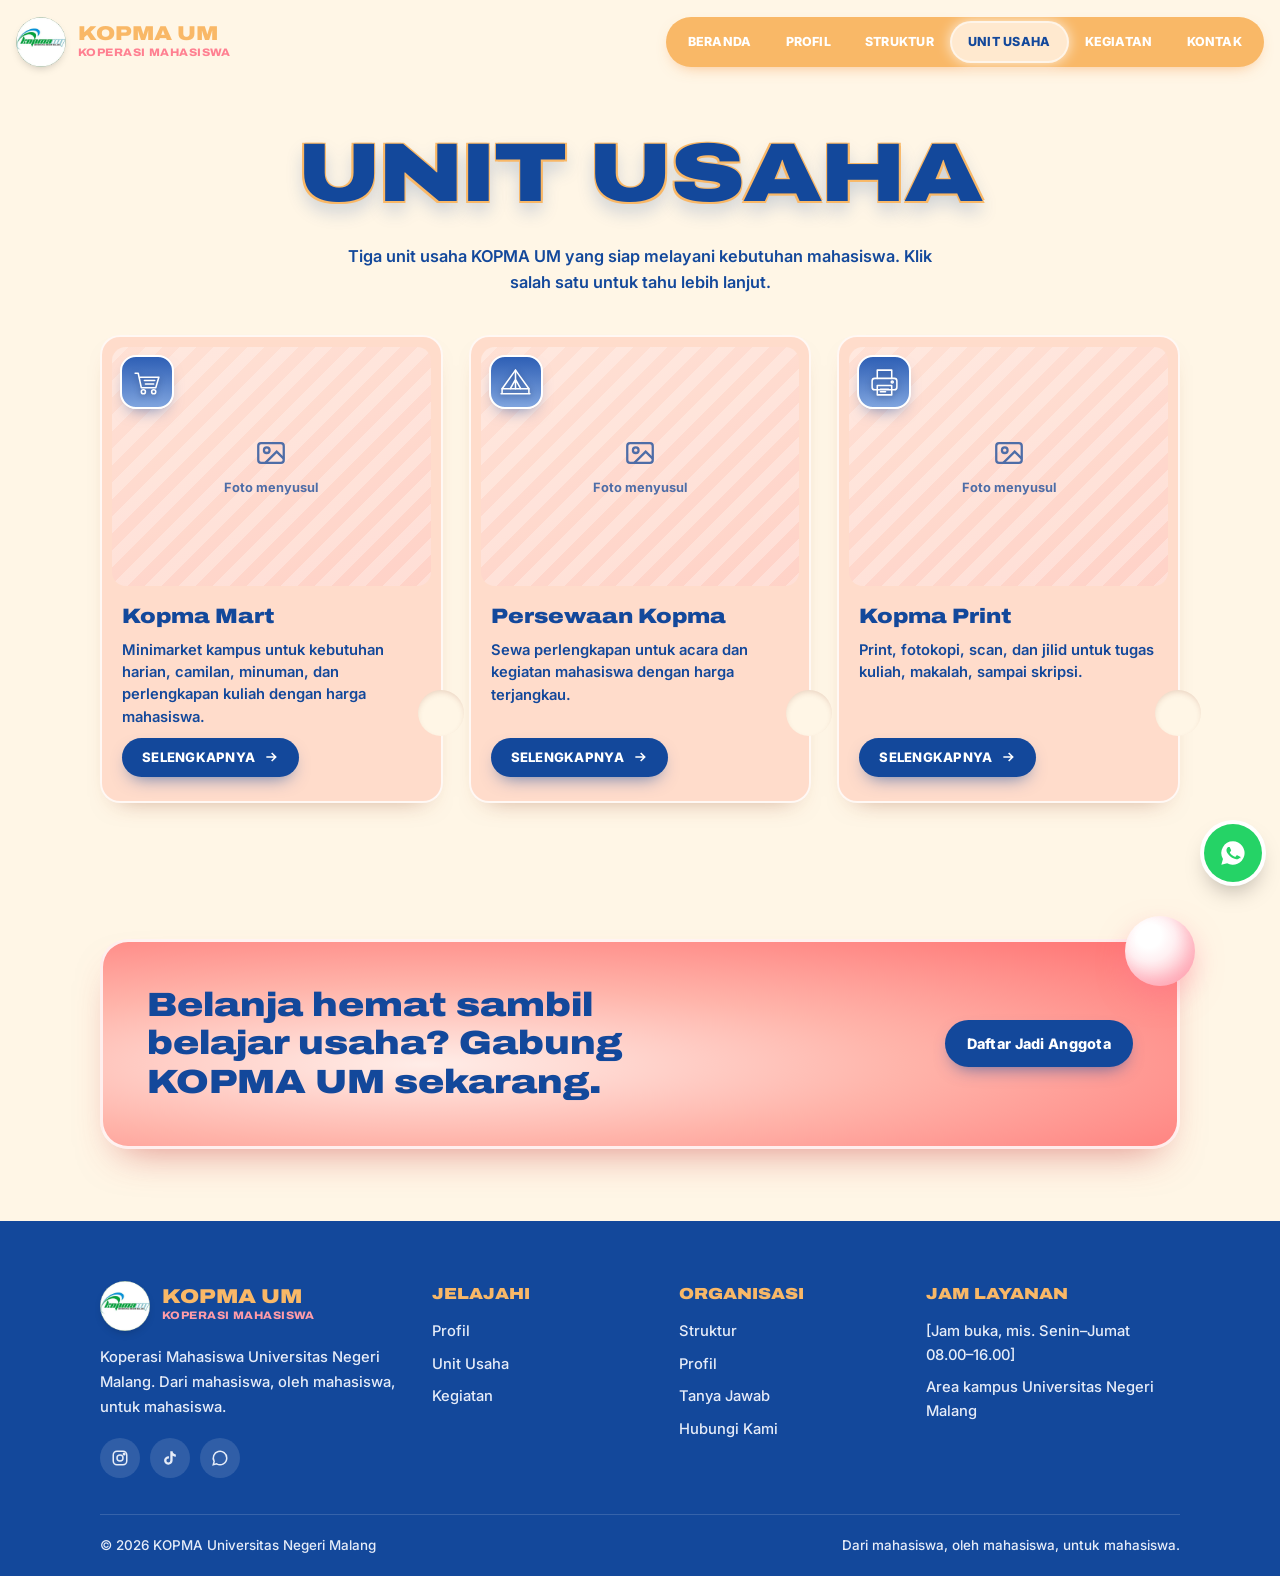
<file: unit.html>
<!DOCTYPE html>
<html lang="id">
<head>
<meta charset="UTF-8">
<meta name="viewport" content="width=device-width, initial-scale=1">
<title>Unit Usaha | KOPMA UM</title>
<meta name="description" content="Unit usaha KOPMA UM di area kampus Universitas Negeri Malang.">
<meta property="og:title" content="KOPMA UM | Koperasi Mahasiswa Universitas Negeri Malang">
<meta property="og:description" content="Belanja hemat dan belajar berwirausaha bareng Koperasi Mahasiswa UM.">
<meta property="og:image" content="assets/logo-kopma-um.png">
<meta property="og:type" content="website">
<meta name="theme-color" content="#FFF6E6">
<link rel="icon" href="assets/logo-kopma-um.png">
<link rel="preconnect" href="https://fonts.googleapis.com">
<link rel="preconnect" href="https://fonts.gstatic.com" crossorigin>
<link href="https://fonts.googleapis.com/css2?family=Anton&family=Archivo:wdth,wght@100..125,700..900&family=Inter:wght@500;600;700;800&display=swap" rel="stylesheet">
<link rel="stylesheet" href="assets/gaya.css?v=20261127-7">
</head>
<body>

<a href="#utama" class="sr">Lewati ke konten utama</a>

<header class="nav" id="nav">
  <div class="wadah">
    <a href="index.html" class="brand" aria-label="KOPMA UM, ke beranda">
      <img src="assets/logo-kopma-um.webp" alt="Logo KOPMA UM" width="50" height="50">
      <span><b>KOPMA UM</b><small>Koperasi Mahasiswa</small></span>
    </a>
    <nav aria-label="Menu utama">
      <ul class="menu" id="menu">
        <li><a href="index.html">Beranda</a></li>
        <li><a href="profil.html">Profil</a></li>
        <li><a href="struktur.html">Struktur</a></li>
        <li><a href="unit.html" class="aktif" aria-current="page">Unit Usaha</a></li>
        <li><a href="kegiatan.html">Kegiatan</a></li>
        <li><a href="kontak.html">Kontak</a></li>
      </ul>
    </nav>
    <button class="burger" id="burger" aria-label="Buka menu" aria-expanded="false" aria-controls="menu"><span></span></button>
  </div>
</header>

<main id="utama">

<!-- ===== UNIT USAHA ===== -->
<section class="blok halaman-atas" id="unit">
  <div class="wadah">
    <h1 class="judul-besar muncul">Unit Usaha</h1>
    <p class="sub muncul">Tiga unit usaha KOPMA UM yang siap melayani kebutuhan mahasiswa. Klik salah satu untuk tahu lebih lanjut.</p>
    <div class="grid-unit" id="grid-unit"></div>
  </div>
</section>

<section class="cta" aria-label="Ajakan bergabung">
  <div class="wadah">
    <div class="cta-kartu muncul">
      <h2>Belanja hemat sambil belajar usaha? Gabung KOPMA UM sekarang.</h2>
      <a href="#" data-wa="daftar" class="btn btn-biru">Daftar Jadi Anggota</a>
      <span class="orb" aria-hidden="true"></span>
    </div>
  </div>
</section>

</main>

<footer>
  <div class="wadah kaki">
    <div>
      <a href="index.html" class="brand"><img src="assets/logo-kopma-um.webp" alt="Logo KOPMA UM" width="50" height="50"><span><b>KOPMA UM</b><small>Koperasi Mahasiswa</small></span></a>
      <p>Koperasi Mahasiswa Universitas Negeri Malang. Dari mahasiswa, oleh mahasiswa, untuk mahasiswa.</p>
      <div class="sos">
        <a data-link="instagram" href="#" aria-label="Instagram"><svg viewBox="0 0 24 24" fill="none" stroke="currentColor" stroke-width="2"><rect x="3" y="3" width="18" height="18" rx="5"/><circle cx="12" cy="12" r="4"/><circle cx="17.5" cy="6.5" r="1" fill="currentColor"/></svg></a>
        <a data-link="tiktok" href="#" aria-label="TikTok"><svg viewBox="0 0 24 24" fill="currentColor"><path d="M16.6 5.8A4.3 4.3 0 0 1 15.5 3h-3.1v12.4a2.6 2.6 0 1 1-2.6-2.6c.3 0 .5 0 .8.1V9.7a5.7 5.7 0 1 0 4.9 5.7V9a7.3 7.3 0 0 0 4.3 1.4V7.3a4.3 4.3 0 0 1-3.2-1.5z"/></svg></a>
        <a href="#" data-wa="tanya" aria-label="WhatsApp"><svg viewBox="0 0 24 24" fill="none" stroke="currentColor" stroke-width="2"><path d="M21 12a9 9 0 0 1-13.5 7.8L3 21l1.2-4.4A9 9 0 1 1 21 12z"/></svg></a>
      </div>
    </div>
    <div>
      <h4>Jelajahi</h4>
      <ul><li><a href="profil.html">Profil</a></li><li><a href="unit.html">Unit Usaha</a></li><li><a href="kegiatan.html">Kegiatan</a></li></ul>
    </div>
    <div>
      <h4>Organisasi</h4>
      <ul><li><a href="struktur.html">Struktur</a></li><li><a href="profil.html">Profil</a></li><li><a href="kontak.html#faq">Tanya Jawab</a></li><li><a href="kontak.html">Hubungi Kami</a></li></ul>
    </div>
    <div>
      <h4>Jam Layanan</h4>
      <ul><li data-isi="jam">[Jam buka]</li><li>Area kampus Universitas Negeri Malang</li></ul>
    </div>
  </div>
  <div class="wadah hak">
    <span>&copy; <span id="tahun"></span> KOPMA Universitas Negeri Malang</span>
    <span>Dari mahasiswa, oleh mahasiswa, untuk mahasiswa.</span>
  </div>
</footer>

<a href="#" class="wa-melayang" data-wa="tanya" aria-label="Chat WhatsApp KOPMA UM">
  <svg viewBox="0 0 24 24" fill="currentColor"><path d="M12 2a10 10 0 0 0-8.6 15.1L2 22l5-1.3A10 10 0 1 0 12 2zm5.3 14.2c-.2.6-1.3 1.2-1.8 1.2-.5.1-1 .1-3.3-.8-2.8-1.1-4.5-3.9-4.7-4.1-.1-.2-1.1-1.5-1.1-2.9s.7-2.1 1-2.4c.3-.3.6-.3.8-.3h.6c.2 0 .4 0 .6.5l.9 2.1c.1.2.1.4 0 .6l-.4.6-.4.4c-.1.1-.3.3-.1.6.2.3.8 1.3 1.7 2.1 1.2 1 2.1 1.3 2.4 1.5.3.1.5.1.6-.1l.9-1.1c.2-.3.4-.2.7-.1l2 1c.3.1.5.2.6.3.1.2.1.7-.1 1.4z"/></svg>
</a>

<script src="assets/data.js?v=20261127-7"></script>
<script src="assets/konten.js?v=20261127-7"></script>
<script src="assets/app.js?v=20261127-7"></script>
</body>
</html>
</file>
<file: assets/gaya.css>
:root{
  --krem:#FFF6E6;
  --krem-2:#FFEEDA;
  --peach:#FFDCCB;
  --peach-2:#FFCFC4;
  --pink:#FF9CA8;
  --pink-tua:#FF8091;
  --koral:#FF6B6B;
  --oranye:#F9B867;
  --oranye-tua:#F2913D;
  --biru:#13489B;
  --biru-tua:#0C3271;
  --biru-muda:#8DB7E8;
  --putih:#FFFFFF;
  --font-tampil:"Archivo",system-ui,sans-serif;
  --font-poster:"Anton",Impact,sans-serif;
  --ease:cubic-bezier(.23,1,.32,1);
  --bayang:0 14px 30px -14px rgba(140,60,30,.45);
}
*{box-sizing:border-box;margin:0;padding:0}
html{scroll-behavior:smooth;scroll-padding-top:96px;overflow-x:clip}
body{font-family:"Inter",system-ui,sans-serif;font-weight:600;color:var(--biru);background:var(--krem);line-height:1.6;-webkit-font-smoothing:antialiased;overflow-x:clip}
img{max-width:100%;display:block}
a{color:inherit;text-decoration:none}
button{font:inherit;cursor:pointer;border:0;background:none;color:inherit}
:focus-visible{outline:3px solid var(--biru);outline-offset:3px;border-radius:8px}
.wadah{width:min(1080px,100% - 32px);margin-inline:auto}
.sr{position:absolute;width:1px;height:1px;overflow:hidden;clip:rect(0 0 0 0)}

/* ===== Judul tampilan ===== */
.judul-besar{font-family:var(--font-tampil);font-stretch:125%;font-weight:900;color:var(--biru);line-height:1;letter-spacing:-.01em;text-align:center;font-size:clamp(2.1rem,7vw,5.2rem);text-transform:uppercase;
  text-shadow:1.5px 1.5px 0 var(--oranye),-1.5px -1.5px 0 var(--oranye),1.5px -1.5px 0 var(--oranye),-1.5px 1.5px 0 var(--oranye),0 10px 18px rgba(19,72,155,.22);
  margin-bottom:clamp(28px,4vw,48px);text-wrap:balance}
.judul-besar.kecil{text-transform:none;font-size:clamp(2rem,4.6vw,3.4rem);text-shadow:0 6px 14px rgba(19,72,155,.15)}
.sub{text-align:center;max-width:620px;margin:-20px auto 40px;font-size:1.02rem;color:var(--biru)}

/* ===== Header ===== */
.nav{position:sticky;top:0;z-index:50;transition:background-color .25s,box-shadow .25s}
.nav.scrolled{background:rgba(255,242,222,.94);backdrop-filter:blur(10px);box-shadow:0 8px 22px -14px rgba(140,70,20,.45)}
.nav .wadah{width:min(1320px,100% - 32px);display:flex;align-items:center;justify-content:space-between;gap:20px;min-height:84px}
.brand{display:flex;align-items:center;gap:12px;flex:none}
.brand img{width:50px;height:50px;border-radius:50%;background:#fff;box-shadow:0 4px 10px -4px rgba(0,0,0,.25)}
.brand b{display:block;font-family:var(--font-tampil);font-stretch:118%;font-weight:900;font-size:1.25rem;color:var(--oranye);line-height:1.05}
.brand small{display:block;font-family:var(--font-tampil);font-stretch:110%;font-weight:800;font-size:.68rem;letter-spacing:.04em;color:var(--pink-tua);text-transform:uppercase}
.menu{display:flex;align-items:center;gap:2px;list-style:none;background:var(--oranye);padding:6px;border-radius:999px;box-shadow:0 6px 16px -8px rgba(242,145,61,.7)}
.menu a{display:block;padding:9px 16px;border-radius:999px;font-size:.78rem;font-weight:800;letter-spacing:.02em;text-transform:uppercase;color:#fff;transition:background-color .2s,color .2s,box-shadow .2s}
@media (hover:hover){.menu a:not(.aktif):hover{background:rgba(255,255,255,.22)}}
.menu a.aktif{background:#FFE9CF;color:var(--biru);box-shadow:0 0 0 2px rgba(255,255,255,.75),0 0 14px 2px rgba(255,255,255,.8)}
.burger{display:none;width:48px;height:48px;border-radius:50%;background:var(--oranye);align-items:center;justify-content:center;box-shadow:0 6px 14px -6px rgba(242,145,61,.8)}
.burger span,.burger span::before,.burger span::after{display:block;width:20px;height:2.5px;background:#fff;border-radius:2px;position:relative;transition:transform .25s var(--ease),background-color .2s}
.burger span::before,.burger span::after{content:"";position:absolute;left:0}
.burger span::before{top:-6px}.burger span::after{top:6px}
.nav.buka .burger span{background:transparent}
.nav.buka .burger span::before{transform:translateY(6px) rotate(45deg)}
.nav.buka .burger span::after{transform:translateY(-6px) rotate(-45deg)}

/* ===== Tombol ===== */
.btn{display:inline-flex;align-items:center;justify-content:center;gap:8px;padding:12px 22px;border-radius:999px;font-weight:800;font-size:.9rem;letter-spacing:.02em;transition:transform .16s var(--ease),background-color .2s,box-shadow .2s}
.btn:active{transform:scale(.97)}
.btn svg{width:18px;height:18px}
.btn-biru{background:var(--biru);color:#fff;box-shadow:0 8px 18px -8px rgba(19,72,155,.7)}
.btn-biru:hover{background:var(--biru-tua)}
.btn-oranye{background:var(--oranye);color:#fff;box-shadow:0 8px 18px -8px rgba(242,145,61,.8)}
.btn-oranye:hover{background:var(--oranye-tua)}
.btn-putih{background:#fff;color:var(--biru);box-shadow:0 8px 18px -10px rgba(0,0,0,.35)}

/* ===== Dekorasi: bola kaca, gumpal blur, batang gradasi ===== */
.orb{position:absolute;border-radius:50%;pointer-events:none;z-index:3;
  background:radial-gradient(circle at 34% 28%,#fff 0 18%,#FFF0F2 38%,#FFC3CB 72%,#FF9FAD 100%);
  box-shadow:0 12px 30px -4px rgba(255,120,140,.55),inset -6px -8px 14px rgba(255,140,160,.35);animation:melayang 7s ease-in-out infinite}
.orb.biru{background:radial-gradient(circle at 34% 28%,#fff 0 18%,#EEF3FB 40%,#AFC6EA 75%,#7FA2D8 100%);box-shadow:0 12px 30px -4px rgba(19,72,155,.35),inset -6px -8px 14px rgba(19,72,155,.25)}
.gumpal{position:absolute;border-radius:50%;pointer-events:none;filter:blur(18px);z-index:0}
.gumpal.pink{background:radial-gradient(circle,rgba(255,110,130,.55),transparent 70%)}
.gumpal.biru{background:radial-gradient(circle,rgba(70,110,200,.45),transparent 70%)}
.batang{position:absolute;height:28px;border-radius:999px;pointer-events:none;z-index:1}
.batang.ke-kanan{background:linear-gradient(90deg,rgba(255,255,255,0),#fff 12%,#FFD6DC 45%,#FF8F9E 100%);border-radius:999px 0 0 999px}
.batang.ke-kiri{background:linear-gradient(90deg,#fff 0%,#FFD6DC 45%,#FF8F9E 100%)}
@keyframes melayang{0%,100%{transform:translateY(0)}50%{transform:translateY(-12px)}}

/* ===== Sudut "tergigit" ===== */
.takik{position:relative}
.takik::before,.takik::after{content:"";position:absolute;width:var(--t,72px);height:var(--t,72px);border-radius:50%;background:var(--bg-takik,var(--krem));box-shadow:inset 0 3px 6px -2px rgba(140,60,30,.22);z-index:2;pointer-events:none}
.takik::before{top:calc(var(--t,72px) / -2);left:14%}
.takik::after{bottom:14%;right:calc(var(--t,72px) / -2)}
.takik.kanan-atas::before{left:auto;right:calc(var(--t,72px) / -2);top:-8%}
.takik.kanan-atas::after{display:none}
.takik.kanan-bawah::before{display:none}

/* ===== HERO ===== */
.hero{position:relative;padding:28px 0 72px}
.hero-kartu{position:relative;width:min(960px,100% - 32px);margin-inline:auto;aspect-ratio:16/9.6;border-radius:44px;
  background:linear-gradient(160deg,#FFFBF3 0%,#FFF4E3 100%);border:5px solid rgba(255,255,255,.95);
  box-shadow:0 26px 50px -24px rgba(140,70,20,.45),0 2px 0 rgba(255,255,255,.9) inset;container-type:inline-size}
.hero-kartu > .kata{position:absolute;z-index:4;color:var(--biru);font-family:var(--font-poster);line-height:.8;letter-spacing:-.005em}
.kata-kopma{left:11.5%;top:9%;font-size:22cqw;text-shadow:0 8px 18px rgba(19,72,155,.18)}
.kata-um{right:7%;bottom:7%;font-size:31cqw;text-shadow:0 8px 18px rgba(19,72,155,.18)}
.kata-vertikal{position:absolute;z-index:4;left:4.6%;top:11%;writing-mode:vertical-rl;transform:rotate(180deg);font-family:var(--font-tampil);font-stretch:125%;font-weight:900;font-size:3.3cqw;letter-spacing:.02em;color:var(--biru)}
.hero-teks{position:absolute;z-index:4;left:11.5%;bottom:9%;width:41%}
.hero-teks h1{font-family:"Inter",sans-serif;font-weight:800;font-size:max(15px,2.7cqw);line-height:1.3;color:var(--biru);margin-bottom:2.4cqw}
.hero-teks h1 .p{color:var(--pink-tua)}
.hero-teks h1 .o{color:var(--oranye-tua)}
.hero-teks h1 i{font-style:italic}
.hero-teks .aksi{display:flex;gap:10px;flex-wrap:wrap}
.hero .batang.ke-kanan{top:20%;left:calc(50% + 40px);right:0}
.hero .batang.ke-kiri{bottom:13%;left:-30px;width:calc(50% - 260px)}

/* ===== Section umum ===== */
section.blok{position:relative;padding-block:clamp(56px,8vw,96px)}
section.blok.halaman-atas{padding-top:clamp(28px,4vw,48px)}
.blok.peach{background:linear-gradient(180deg,#FFE7DC 0%,#FFD3CA 100%);--bg-takik:#FFDDD3}
.blok.gradasi{background:linear-gradient(180deg,var(--krem) 0%,#FFE8DA 100%)}

/* ===== Kenalan ===== */
.kenalan{display:grid;grid-template-columns:1fr 1fr;gap:clamp(32px,6vw,90px);align-items:start}
.kartu-peach{position:relative;background:var(--peach);border-radius:16px;padding:clamp(24px,3.4vw,34px);box-shadow:0 10px 24px -18px rgba(140,60,30,.5)}
.kartu-peach p{font-size:1.02rem;line-height:1.55}
.kartu-peach p+p{margin-top:14px}
.kenalan .orb{width:62px;height:62px;left:calc(50% - 31px);bottom:-30px}
.kenalan .gumpal{width:180px;height:180px;left:calc(50% - 40px);bottom:-90px}
.pita-tumpuk{display:flex;flex-direction:column;align-items:flex-end;margin-bottom:26px}
.pita{display:inline-block;font-family:var(--font-tampil);font-stretch:125%;font-weight:900;line-height:1;text-transform:uppercase;padding:.12em .3em;font-size:clamp(2rem,5vw,3.6rem)}
.pita.biru{background:var(--biru);color:var(--pink);transform:rotate(-3deg);-webkit-text-stroke:1.5px var(--biru-tua);box-shadow:0 8px 18px -10px rgba(19,72,155,.6)}
.pita.peach{background:#FFD3C1;color:var(--biru);transform:rotate(-3deg) translate(-10px,-6px);margin-right:4%}
.bingkai{--t:76px;position:relative;aspect-ratio:1/.95;border-radius:34px;background:linear-gradient(180deg,#FFD9CF 0%,#FFEDE2 100%);border:3px solid rgba(255,255,255,.85);box-shadow:var(--bayang);overflow:visible}
.bingkai .isi-bingkai{position:absolute;inset:0;border-radius:31px;overflow:hidden;display:grid;place-items:center}
.bingkai .isi-bingkai .logo-besar{width:62%;border-radius:50%;background:#fff;padding:14px;box-shadow:0 18px 40px -14px rgba(19,72,155,.45)}
.bingkai .isi-bingkai img.foto-isi{width:100%;height:100%;object-fit:cover}
.bingkai .label-bingkai{position:absolute;right:8%;bottom:6%;z-index:3;background:#FFD3D9;color:var(--biru);font-family:var(--font-tampil);font-stretch:125%;font-weight:900;font-size:1.25rem;padding:6px 14px;border-radius:6px;box-shadow:0 0 0 3px #fff,0 6px 14px -6px rgba(0,0,0,.3)}

/* ===== Papan (gaya Visi/Misi) — Keanggotaan ===== */
.baris-papan{display:grid;grid-template-columns:1fr 1.05fr;gap:clamp(24px,8vw,100px);align-items:center}
.baris-papan + .baris-papan{margin-top:clamp(40px,6vw,64px)}
.papan{position:relative;border-radius:12px;border:2px solid rgba(255,255,255,.85);padding:clamp(22px,3vw,30px) 20px;text-align:center;font-family:var(--font-tampil);font-stretch:125%;font-weight:900;font-size:clamp(2.6rem,7vw,5rem);line-height:1;color:var(--biru)}
.papan.pink{background:linear-gradient(90deg,#FFE6DF,#FFC4BE);box-shadow:0 30px 50px -14px rgba(255,110,120,.55),-30px -20px 50px -20px rgba(255,90,110,.4),10px 30px 40px -20px rgba(70,110,200,.45)}
.papan.biru{background:linear-gradient(90deg,#F6F0E8 0%,#E6EAF2 45%,#8DB7E8 100%);box-shadow:0 30px 50px -14px rgba(70,120,210,.55),-30px 10px 50px -20px rgba(255,110,130,.4)}
.papan small{display:block;font-family:"Inter";font-weight:700;font-size:.95rem;margin-top:10px;font-stretch:100%;letter-spacing:0}
.kartu-koral{--t:60px;position:relative;border-radius:18px;padding:clamp(22px,3vw,34px);color:var(--biru);
  background:radial-gradient(ellipse at 45% 70%,#FFEDE8 0%,#FFB4AA 45%,#FF6E6E 100%);box-shadow:0 14px 28px -16px rgba(200,60,60,.6)}
.kartu-koral ul,.kartu-koral ol{padding-left:1.3em;display:grid;gap:8px;font-size:1.02rem;line-height:1.45}
.kartu-koral li::marker{font-weight:800}
.kartu-koral li b{display:block}
.kartu-koral li small{display:block;font-size:.9rem;font-weight:600;opacity:.9}
.kartu-koral .btn{margin-top:18px}
.blok-anggota .orb{width:64px;height:64px}
.blok-anggota .gumpal{width:220px;height:220px}

/* ===== Nilai (gaya Core Value) ===== */
.grid-nilai{display:flex;flex-wrap:wrap;justify-content:center;gap:clamp(16px,2.6vw,30px)}
.nilai{width:min(240px,calc(25% - 23px));aspect-ratio:1.24/1;border-radius:10px;border:2px solid rgba(255,255,255,.85);background:linear-gradient(180deg,#FFD8D0 0%,#FF9C95 100%);box-shadow:0 12px 22px -12px rgba(180,60,50,.55);display:flex;flex-direction:column;align-items:center;justify-content:center;gap:14px;padding:18px;text-align:center;transition:transform .3s var(--ease)}
@media (hover:hover){.nilai:hover{transform:translateY(-6px) rotate(-1deg)}}
.nilai svg{width:clamp(64px,8vw,104px);height:auto;color:var(--biru)}
.nilai b{font-family:var(--font-tampil);font-stretch:125%;font-weight:900;font-size:clamp(.85rem,1.6vw,1.2rem);text-transform:uppercase;line-height:1.1}
.nilai small{font-size:.82rem;line-height:1.35;font-weight:600;max-width:24ch}

/* ===== Placeholder foto ===== */
.foto-kosong{width:100%;height:100%;display:flex;flex-direction:column;align-items:center;justify-content:center;gap:8px;color:var(--biru);opacity:.75;font-size:.8rem;font-weight:700;text-align:center;padding:16px;
  background:repeating-linear-gradient(135deg,rgba(255,255,255,.35) 0 12px,transparent 12px 24px),linear-gradient(160deg,#FFE3D8,#FFCFC6)}
.foto-kosong svg{width:34px;height:34px}
.foto-isi{width:100%;height:100%;object-fit:cover}

/* ===== Kartu umum (unit, berita) ===== */
.grid-unit{display:grid;grid-template-columns:repeat(3,1fr);gap:26px}
.kartu{--t:46px;position:relative;background:var(--peach);border-radius:20px;border:2px solid rgba(255,255,255,.8);display:flex;flex-direction:column;box-shadow:0 12px 26px -18px rgba(140,60,30,.55);transition:transform .3s var(--ease),box-shadow .3s var(--ease)}
@media (hover:hover){.kartu:hover{transform:translateY(-5px);box-shadow:0 20px 34px -18px rgba(140,60,30,.6)}}
.kartu .gambar{aspect-ratio:4/3;overflow:hidden;position:relative;margin:10px 10px 0;border-radius:14px}
.kartu .badan{padding:16px 18px 20px;display:flex;flex-direction:column;gap:8px;flex:1}
.kartu h3{font-family:var(--font-tampil);font-stretch:115%;font-weight:900;font-size:1.08rem;line-height:1.2}
.kartu p{font-size:.92rem;font-weight:600;line-height:1.5}
.kartu .meta{margin-top:auto;align-self:flex-start;display:inline-flex;align-items:center;gap:6px;background:#fff;color:var(--biru);font-size:.78rem;font-weight:800;padding:5px 12px;border-radius:999px}
.kartu .meta svg{width:14px;height:14px}

/* Berita */
.grid-berita{display:grid;grid-template-columns:repeat(3,1fr);gap:22px}
.berita .gambar{aspect-ratio:16/11}
.tanggal{position:absolute;top:12px;left:12px;z-index:1;background:var(--biru);color:var(--pink);padding:6px 12px;text-align:center;line-height:1;transform:rotate(-4deg);box-shadow:0 6px 14px -6px rgba(19,72,155,.7)}
.tanggal b{display:block;font-family:var(--font-tampil);font-stretch:125%;font-weight:900;font-size:1.4rem}
.tanggal small{font-size:.7rem;font-weight:800;text-transform:uppercase;color:#FFE2E6}
.berita .tag{align-self:flex-start;font-size:.7rem;font-weight:800;letter-spacing:.06em;text-transform:uppercase;background:#fff;padding:3px 10px;border-radius:999px}

/* FAQ */
.faq{max-width:820px;margin-inline:auto;display:grid;gap:14px}
.faq details{background:var(--peach);border:2px solid rgba(255,255,255,.85);border-radius:16px;box-shadow:0 10px 22px -18px rgba(140,60,30,.6)}
.faq summary{list-style:none;padding:18px 22px;font-weight:800;font-size:1.02rem;display:flex;justify-content:space-between;align-items:center;gap:16px;cursor:pointer}
.faq summary::-webkit-details-marker{display:none}
.faq summary::after{content:"+";flex:none;width:32px;height:32px;border-radius:50%;display:grid;place-items:center;background:var(--oranye);color:#fff;font-size:1.3rem;font-weight:800;transition:transform .25s var(--ease)}
.faq details[open] summary::after{transform:rotate(45deg)}
.faq details p{padding:0 22px 20px;font-weight:600}

/* Kontak */
.kontak{display:grid;grid-template-columns:1fr 1.25fr;gap:28px;align-items:stretch}
.kontak-list{display:grid;gap:14px;align-content:start}
.kontak-list a,.kontak-list div{display:flex;gap:16px;align-items:center;padding:16px 18px;border-radius:16px;background:#FFF3EA;border:2px solid rgba(255,255,255,.9);box-shadow:0 10px 22px -18px rgba(140,60,30,.6);transition:transform .2s var(--ease)}
@media (hover:hover){.kontak-list a:hover{transform:translateX(5px)}}
.kontak-list .ikon{width:46px;height:46px;flex:none;border-radius:50%;display:grid;place-items:center;background:var(--biru);color:#fff}
.kontak-list svg{width:22px;height:22px}
.kontak-list small{display:block;font-size:.72rem;font-weight:800;text-transform:uppercase;letter-spacing:.08em;color:var(--pink-tua)}
.kontak-list b{font-size:.98rem;word-break:break-word}
.peta{border-radius:14px;overflow:hidden;background:#ddd;min-height:360px;border:3px solid rgba(255,255,255,.9);box-shadow:0 18px 34px -18px rgba(0,0,0,.45)}
.peta iframe{width:100%;height:100%;min-height:360px;border:0;display:block}

/* CTA */
.cta{position:relative;overflow:hidden;padding-block:40px 72px}
.cta-kartu{position:relative;border-radius:28px;padding:clamp(28px,4vw,44px);display:flex;align-items:center;justify-content:space-between;gap:24px;flex-wrap:wrap;
  background:radial-gradient(ellipse at 30% 60%,#FFEDE8 0%,#FFB4AA 45%,#FF7272 100%);border:3px solid rgba(255,255,255,.85);box-shadow:0 20px 40px -20px rgba(200,60,60,.6)}
.cta h2{font-family:var(--font-tampil);font-stretch:120%;font-weight:900;font-size:clamp(1.4rem,3vw,2.1rem);line-height:1.15;max-width:640px;text-wrap:balance}
.cta .orb{width:70px;height:70px;right:-18px;top:-26px}

/* Footer */
footer{background:var(--biru);color:#E6ECF8;font-size:.92rem;font-weight:500}
.kaki{display:grid;grid-template-columns:1.4fr 1fr 1fr 1.2fr;gap:36px;padding-block:60px 36px}
footer h4{color:var(--oranye);font-family:var(--font-tampil);font-stretch:115%;font-weight:900;font-size:1rem;text-transform:uppercase;margin-bottom:14px}
footer ul{list-style:none;display:grid;gap:9px}
footer a:hover{color:#fff;text-decoration:underline}
footer .brand small{color:var(--pink)}
.kaki p{margin-top:14px;line-height:1.7}
.sos{display:flex;gap:10px;margin-top:18px}
.sos a{width:40px;height:40px;border-radius:50%;display:grid;place-items:center;background:rgba(255,255,255,.12);transition:background-color .2s}
.sos a:hover{background:var(--oranye);text-decoration:none}
.sos svg{width:18px;height:18px}
.hak{border-top:1px solid rgba(255,255,255,.15);padding-block:20px;font-size:.84rem;display:flex;justify-content:space-between;gap:12px;flex-wrap:wrap}

/* WA mengambang */
.wa-melayang{position:fixed;right:18px;bottom:18px;z-index:60;width:58px;height:58px;border-radius:50%;background:#25D366;color:#fff;display:grid;place-items:center;box-shadow:0 0 0 4px #fff,0 12px 24px -6px rgba(0,0,0,.35);transition:transform .2s var(--ease)}
.wa-melayang:hover{transform:scale(1.06)}
.wa-melayang svg{width:28px;height:28px}

/* Muncul saat scroll */
.muncul{opacity:0;transform:translateY(20px);transition:opacity .7s var(--ease),transform .7s var(--ease)}
.muncul.tampak{opacity:1;transform:none}
.kartu.muncul.tampak{transition:opacity .7s var(--ease),transform .3s var(--ease),box-shadow .3s var(--ease)}

/* ===== Responsif ===== */
@media (max-width:1180px){
  .menu a{padding:9px 11px;font-size:.72rem}
}
@media (max-width:1024px){
  .grid-berita{grid-template-columns:1fr 1fr}
  .kaki{grid-template-columns:1fr 1fr}
}
@media (max-width:960px){
  .burger{display:flex}
  .menu{position:absolute;top:calc(100% - 6px);left:16px;right:16px;flex-direction:column;align-items:stretch;border-radius:24px;padding:10px;gap:2px;
    clip-path:inset(0 0 100% 0 round 24px);visibility:hidden;transition:clip-path .3s var(--ease),visibility 0s .3s}
  .nav.buka .menu{clip-path:inset(0 0 0 0 round 24px);visibility:visible;transition:clip-path .3s var(--ease)}
  .menu a{padding:12px 16px;font-size:.9rem}
  .nav.buka{background:rgba(255,242,222,.97)}
}
@media (min-width:701px){.kartu-peach p,.kartu-koral li{text-align:justify;hyphens:auto}}
@media (max-width:820px){
  .kenalan,.baris-papan,.kontak{grid-template-columns:1fr}
  .kenalan-kanan{max-width:480px;width:100%;margin-inline:auto}
  .baris-papan .papan{max-width:440px;width:100%;margin-inline:auto}
}
@media (max-width:640px){
  .hero{padding-top:12px}
  .hero-kartu{aspect-ratio:auto;border-radius:32px;padding:26px 20px 28px 54px;display:flex;flex-direction:column}
  .hero-kartu > .kata{position:static}
  .kata-kopma{font-size:25cqw}
  .kata-um{font-size:36cqw;align-self:flex-end;margin-top:2cqw}
  .kata-vertikal{left:14px;top:26px;font-size:15px}
  .hero-teks{position:static;width:auto;margin-top:18px}
  .hero-teks h1{font-size:17px;margin-bottom:16px}
  .hero .batang.ke-kanan{top:15%;left:60%}
  .hero .batang.ke-kiri{bottom:20%;width:14%}
  .brand small{display:none}
  .orb-kiri{display:none}
  .grid-unit,.grid-berita{grid-template-columns:1fr}
  .nilai{width:calc(50% - 8px)}
  .nilai small{display:none}
  .kaki{grid-template-columns:1fr}
}
@media (prefers-reduced-motion:reduce){
  *,*::before,*::after{transition-duration:.01ms!important;animation:none!important;scroll-behavior:auto!important}
  .muncul{opacity:1;transform:none}
}

/* =====================================================================
   HALAMAN PROFIL
   ===================================================================== */
.judul-sorot{display:flex;flex-wrap:wrap;justify-content:center;align-items:center;gap:.08em .28em;font-family:var(--font-tampil);font-stretch:125%;font-weight:900;text-transform:uppercase;line-height:1.05;font-size:clamp(1.9rem,5.2vw,3.7rem);color:var(--biru);text-align:center;margin-bottom:clamp(28px,4vw,44px);
  --garis:var(--pink);text-shadow:1.5px 1.5px 0 var(--garis),-1.5px -1.5px 0 var(--garis),1.5px -1.5px 0 var(--garis),-1.5px 1.5px 0 var(--garis),0 8px 16px rgba(19,72,155,.18)}
.judul-sorot.dua-baris{flex-direction:column}
.sorot{display:inline-block;padding:.07em .2em .04em;color:#fff}
.sorot.biru{background:var(--biru);--garis:var(--pink)}
.sorot.pink{background:var(--pink-tua);color:#FFF6EC;--garis:var(--oranye)}
.sorot.oranye{background:var(--oranye);--garis:#FFD7A3}
.sorot{text-shadow:1.5px 1.5px 0 var(--garis),-1.5px -1.5px 0 var(--garis),1.5px -1.5px 0 var(--garis),-1.5px 1.5px 0 var(--garis)}

.profil-atas{padding-top:clamp(24px,4vw,40px)}
.bingkai-foto{position:relative;width:min(860px,100%);margin:0 auto;padding:clamp(12px,2.2vw,24px);border-radius:clamp(28px,4vw,46px);
  background:linear-gradient(180deg,#FFFDF8 0%,#EEF1F7 40%,#6E95D4 100%);border:3px solid #fff;box-shadow:0 26px 50px -24px rgba(19,72,155,.55)}
.bingkai-foto .isi{position:relative;z-index:2;aspect-ratio:16/9;border-radius:clamp(18px,3vw,34px);overflow:hidden;background:#FFE3D8}
.orb.ungu{background:radial-gradient(circle at 34% 28%,#fff 0 16%,#EFE7FF 38%,#C7B3F4 70%,#A58AE8 100%);box-shadow:0 0 0 14px rgba(255,160,180,.35),0 14px 30px -6px rgba(140,100,220,.45)}
.bingkai-foto .orb{width:clamp(56px,9vw,96px);height:clamp(56px,9vw,96px);left:-3%;bottom:-6%}
.batang.pudar-kanan{background:linear-gradient(90deg,#FF8F9E 0%,#FFC9D0 55%,rgba(255,255,255,.95) 100%);height:clamp(18px,2.4vw,30px);z-index:3}
.bingkai-foto .batang{left:62%;width:min(700px,62vw);bottom:8%}
.teks-profil{width:min(860px,100%);margin:clamp(32px,4vw,48px) auto 0;font-size:1.08rem;line-height:1.6}
.teks-profil p+p{margin-top:14px}
.profil-atas .batang.ke-kiri{position:relative;display:block;margin-top:clamp(40px,6vw,70px);width:min(580px,42vw);left:0}

.kartu-logo{--t:clamp(60px,9vw,96px);position:relative;width:min(960px,100%);margin-inline:auto;padding:clamp(34px,5vw,48px) 24px clamp(36px,5vw,40px);text-align:center;
  background:linear-gradient(180deg,#FF9DA8 0%,#FFC2C2 50%,#FFE7DF 100%);box-shadow:0 18px 36px -22px rgba(200,70,80,.6)}
.kartu-logo.takik::before{top:calc(var(--t) / -2);left:calc(var(--t) / -2)}
.kartu-logo.takik::after{bottom:calc(var(--t) / -2);right:calc(var(--t) / -2)}
.ubin-logo{width:min(300px,72%);aspect-ratio:1.45;margin:0 auto clamp(22px,3vw,32px);border-radius:22px;display:grid;place-items:center;
  background:linear-gradient(135deg,#FFC791 0%,#FFF1E2 55%,#fff 100%);border:3px solid rgba(255,255,255,.9);box-shadow:0 16px 30px -16px rgba(140,60,30,.6)}
.ubin-logo img{width:58%;border-radius:50%;background:#fff;box-shadow:0 8px 18px -8px rgba(0,0,0,.3)}
.kartu-logo p{max-width:680px;margin-inline:auto;font-size:clamp(1.08rem,2.2vw,1.5rem);font-weight:800;line-height:1.35}
.daftar-makna{list-style:none;width:min(960px,100%);margin:clamp(44px,6vw,64px) auto 0;display:grid;gap:22px;position:relative;isolation:isolate}
.daftar-makna::before,.daftar-makna::after{content:"";position:absolute;z-index:-2;border:0 solid var(--pink-tua);width:150px}
.daftar-makna::before{right:-36px;top:-34px;height:70%;border-top-width:4px;border-right-width:4px;border-image:linear-gradient(90deg,rgba(255,128,145,0),var(--pink-tua) 60%) 1}
.daftar-makna::after{left:-36px;bottom:-34px;height:55%;border-left-width:4px;border-bottom-width:4px;border-image:linear-gradient(270deg,rgba(255,128,145,0),var(--pink-tua) 60%) 1}
.daftar-makna li{position:relative;background:linear-gradient(90deg,#FFA3AE 0%,#FFD5D2 45%,#FFF7F2 100%);border:2px solid rgba(255,255,255,.9);border-radius:14px;padding:16px 20px;font-size:1rem;line-height:1.5;box-shadow:0 10px 20px -14px rgba(200,70,80,.6)}
.daftar-makna li::before{content:"";position:absolute;z-index:-1;width:96px;height:96px;border-radius:50%;background:#FFB6BF;top:50%;transform:translateY(-50%)}
.daftar-makna li:nth-child(odd)::before{left:-26px}
.daftar-makna li:nth-child(even)::before{right:-40px}

.baris-warna{display:grid;grid-template-columns:150px 1fr;gap:clamp(18px,4vw,48px);align-items:center;width:min(860px,100%);margin-inline:auto}
.baris-warna+.baris-warna{margin-top:clamp(36px,5vw,48px)}
.contoh-warna{position:relative;width:130px;height:150px;margin-inline:auto;filter:drop-shadow(0 12px 14px rgba(19,40,90,.22))}
.contoh-warna i{position:absolute;border-radius:0 100% 0 100%;background:linear-gradient(135deg,var(--w2),var(--w))}
.contoh-warna i:first-child{width:86px;height:118px;left:36px;top:10px;transform:rotate(22deg)}
.contoh-warna i:last-child{width:52px;height:92px;left:8px;top:38px;transform:rotate(-14deg);opacity:.85}
.kartu-warna{position:relative;background:linear-gradient(165deg,#FFFDFB 0%,#FFEAE7 100%);border:3px solid #fff;border-radius:22px;padding:44px clamp(20px,4vw,40px) 32px;box-shadow:0 14px 30px -18px rgba(140,60,30,.55)}
.kartu-warna p{font-size:1rem;line-height:1.55}
.tab-warna{position:absolute;top:-17px;left:50%;transform:translateX(-50%);font-family:var(--font-tampil);font-stretch:125%;font-weight:900;font-size:1.25rem;text-transform:uppercase;padding:3px 18px;white-space:nowrap;box-shadow:0 0 0 2px rgba(19,72,155,.12),0 6px 12px -6px rgba(0,0,0,.3)}

.blok-proker{background:linear-gradient(180deg,#FFD3CA 0%,#FF9DA8 100%);overflow:hidden}
.blok-proker .batang.biru-kanan{background:linear-gradient(90deg,var(--biru) 0%,#6E95D4 55%,rgba(220,230,250,.6) 100%);right:0;top:7%;width:min(330px,24vw);height:20px;border-radius:999px 0 0 999px}
.bulat{position:absolute;border-radius:50%;background:#F28AA2;opacity:.9;pointer-events:none}
.proker{position:relative;width:min(560px,100% - 104px);margin:0 auto}
.jendela-proker{position:relative;z-index:2;overflow:hidden;border-radius:16px;border:3px solid rgba(255,255,255,.95);background:linear-gradient(180deg,#FFD4D0 0%,#FFF7F3 100%);box-shadow:0 22px 40px -22px rgba(160,40,60,.6)}
.pita-proker{display:flex;transition:transform .55s var(--ease)}
.slide-proker{flex:0 0 100%;padding:6px 6px 40px}
.kepala-proker{background:rgba(255,255,255,.4);border-radius:12px;padding:18px 16px;text-align:center;box-shadow:0 6px 14px -10px rgba(160,40,60,.5)}
.kepala-proker h3{font-family:var(--font-tampil);font-stretch:125%;font-weight:900;text-transform:uppercase;font-size:clamp(1.3rem,3.2vw,2.3rem);line-height:1.15;text-wrap:balance}
.slide-proker p{padding:26px clamp(16px,4vw,28px) 0;font-size:1.02rem;line-height:1.55}
.panah-proker{position:absolute;top:50%;transform:translateY(-50%);width:44px;height:44px;display:grid;place-items:center;color:var(--biru);border-radius:50%;transition:background-color .2s,transform .16s var(--ease)}
.panah-proker:hover{background:rgba(255,255,255,.45)}
.panah-proker:active{transform:translateY(-50%) scale(.92)}
.panah-proker svg{width:34px;height:34px}
#proker-sebelum{left:-56px}
#proker-sesudah{right:-56px}
.titik-proker{display:flex;justify-content:center;gap:6px;margin-top:22px}
.titik-proker button{width:28px;height:28px;display:grid;place-items:center}
.titik-proker button::before{content:"";width:10px;height:10px;border-radius:999px;background:rgba(19,72,155,.3);transition:width .3s var(--ease),background-color .3s}
.titik-proker button[aria-current="true"]::before{width:28px;background:var(--biru)}
.proker .orb{width:clamp(60px,8vw,94px);height:clamp(60px,8vw,94px);left:-44px;top:-46px}
.proker .bulat{width:62px;height:62px;right:-30px;bottom:-30px;z-index:3}

@media (min-width:701px){.teks-profil p,.kartu-warna p,.slide-proker p,.daftar-makna li{text-align:justify;hyphens:auto}}
@media (max-width:640px){
  .baris-warna{grid-template-columns:1fr;gap:6px}
  .judul-sorot{font-size:clamp(1.4rem,7vw,1.9rem)}
  .blok-proker .batang.biru-kanan{top:2%}
  .contoh-warna{transform:scale(.75);margin-bottom:-20px}
  .bingkai-foto .batang{left:50%;width:60vw;bottom:-14px}
  .daftar-makna::before,.daftar-makna::after{display:none}
  .proker{width:calc(100% - 72px)}
  #proker-sebelum{left:-44px}#proker-sesudah{right:-44px}
  .panah-proker{width:40px;height:40px}
  .proker .orb{left:-24px;top:-30px}
}

.kartu-peach .btn{margin-top:20px}

/* =====================================================================
   MASKOT, STRUKTUR & BIDANG
   ===================================================================== */
.bingkai .isi-bingkai .maskot{width:78%;height:auto;filter:drop-shadow(0 18px 22px rgba(19,72,155,.28))}

/* Latar kaca bergaris (fluted glass) */
.latar-kaca{position:relative;overflow:hidden;isolation:isolate;background:var(--krem)}
.latar-kaca::before{content:"";position:absolute;inset:-60px;z-index:-2;filter:blur(40px);
  background:radial-gradient(ellipse 22% 60% at 16% 45%,#FF9AA6 0%,transparent 70%),radial-gradient(ellipse 18% 55% at 48% 50%,#F7A05C 0%,transparent 70%),radial-gradient(ellipse 22% 60% at 88% 40%,#8DB4EA 0%,transparent 70%),radial-gradient(ellipse 30% 40% at 70% 80%,#F5E1CB 0%,transparent 70%),var(--krem)}
.latar-kaca::after{content:"";position:absolute;inset:0;z-index:-1;
  background:repeating-linear-gradient(90deg,rgba(255,255,255,0) 0,rgba(255,255,255,.42) 5%,rgba(255,255,255,0) 9%,rgba(120,80,60,.06) 12%,rgba(255,255,255,0) 14%)}
.latar-kaca.lembut::before{opacity:.45}

.hero-struktur{min-height:min(80vh,680px);display:flex;align-items:center;padding-block:40px 64px}
.hero-struktur .wadah{width:min(1240px,100% - 32px);display:grid;grid-template-columns:1.25fr 1fr;gap:clamp(24px,6vw,90px);align-items:center}
.kaca{background:rgba(255,255,255,.3);backdrop-filter:blur(6px);-webkit-backdrop-filter:blur(6px);border:3px solid rgba(255,255,255,.85);border-radius:24px;box-shadow:0 20px 40px -20px rgba(120,60,40,.45),inset 0 0 30px rgba(255,255,255,.35)}
.kaca-judul{padding:clamp(28px,4vw,48px) clamp(24px,5vw,60px)}
.kaca-judul h1{font-family:var(--font-tampil);font-stretch:125%;font-weight:900;text-transform:uppercase;line-height:1;font-size:clamp(2.2rem,6vw,5rem);color:var(--biru);text-shadow:0 4px 14px rgba(255,255,255,.6)}
.kaca-judul p{margin-top:14px;font-size:1.05rem;max-width:38ch}
.hero-struktur .bawah{position:relative;height:90px;margin-top:40px}
.batang-kaca{position:absolute;left:-60vw;right:clamp(90px,14vw,150px);top:12px;height:clamp(52px,6vw,72px);border-radius:0 999px 999px 0;background:rgba(255,255,255,.28);border:3px solid rgba(255,255,255,.85);border-left:0;box-shadow:0 14px 30px -16px rgba(120,60,40,.45)}
.bola-kaca{position:absolute;right:0;top:0;width:clamp(80px,9vw,108px);aspect-ratio:1;border-radius:50%;background:radial-gradient(circle at 40% 30%,rgba(255,255,255,.75),rgba(255,255,255,.12) 60%);border:3px solid rgba(255,255,255,.9);box-shadow:0 16px 30px -12px rgba(120,60,40,.45),inset 0 -10px 20px rgba(255,170,120,.35);animation:melayang 7s ease-in-out infinite}
.kaca-maskot{position:relative;aspect-ratio:1.12;display:grid;place-items:center;padding:24px}
.kaca-maskot img{width:min(82%,380px);height:auto;filter:drop-shadow(0 20px 24px rgba(19,72,155,.3));animation:melayang 6s ease-in-out infinite}
.kaca-maskot .label-bingkai{position:absolute;right:9%;bottom:12%;background:#FFD3D9;color:var(--biru);font-family:var(--font-tampil);font-stretch:125%;font-weight:900;font-size:clamp(1.2rem,2.2vw,1.9rem);padding:4px 14px;border-radius:6px;box-shadow:0 0 0 3px #fff,0 6px 14px -6px rgba(0,0,0,.3)}

/* Organigram */
.organigram{--garis-org:var(--biru);display:flex;flex-direction:column;align-items:center}
.simpul{display:flex;flex-direction:column;align-items:center;gap:10px;text-align:center;width:150px;color:var(--biru)}
.simpul b{font-size:.82rem;font-weight:800;line-height:1.25}
.ubin-ikon{--t:30px;position:relative;width:112px;aspect-ratio:1.3;border-radius:18px;display:grid;place-items:center;color:#fff;
  background:linear-gradient(180deg,#2E5FB5 0%,#7FA4DE 55%,#F4F7FC 100%);border:2px solid #fff;box-shadow:0 12px 22px -12px rgba(19,72,155,.6);transition:transform .25s var(--ease)}
.ubin-ikon::after{content:"";position:absolute;right:-8px;bottom:-8px;width:34px;height:34px;border-radius:50%;background:var(--krem);box-shadow:inset 3px 3px 6px -3px rgba(19,72,155,.4)}
.ubin-ikon svg{width:52%;height:auto;filter:drop-shadow(0 3px 4px rgba(10,30,80,.35))}
.ubin-ikon svg *{stroke:#fff}
a.simpul:hover .ubin-ikon{transform:translateY(-4px)}
.simpul.akar .ubin-ikon{width:132px;background:linear-gradient(180deg,#F2913D 0%,#F9C28A 55%,#FFF6EC 100%)}
.simpul.akar{position:relative;padding-bottom:36px}
.simpul.akar::after{content:"";position:absolute;bottom:0;left:50%;width:4px;height:36px;margin-left:-2px;background:var(--garis-org)}
.cabang{position:relative;display:grid;grid-template-columns:repeat(5,1fr);gap:18px;width:min(940px,100%);padding-top:36px}
.cabang::before{content:"";position:absolute;top:0;left:10%;right:10%;height:4px;background:var(--garis-org);border-radius:4px}
.cabang .simpul{position:relative;width:auto;justify-self:center;max-width:170px}
.cabang .simpul::before{content:"";position:absolute;top:-36px;left:50%;width:4px;height:36px;margin-left:-2px;background:var(--garis-org)}

/* Kartu pimpinan (ketua) */
.wadah-pimpinan{display:flex;justify-content:center}
.kartu-pimpinan{width:min(340px,100%);padding:20px;border-radius:30px;background:rgba(255,255,255,.55);border:3px solid rgba(255,255,255,.95);box-shadow:0 20px 40px -24px rgba(120,60,40,.5)}
.kepala-pimpinan{display:flex;align-items:center;justify-content:space-between;gap:12px;margin-bottom:14px}
.kepala-pimpinan h3{font-family:var(--font-tampil);font-stretch:125%;font-weight:900;text-transform:uppercase;font-size:clamp(1.6rem,3vw,2.1rem);line-height:1}
.bulat-ikon{width:84px;height:84px;flex:none;border-radius:50%;display:grid;place-items:center;color:#fff;background:radial-gradient(circle at 35% 30%,#FFC2C8,#FF8C9A);box-shadow:0 0 0 4px #fff,0 10px 20px -8px rgba(255,90,110,.6)}
.bulat-ikon svg{width:52%}
.foto-pimpinan{position:relative;aspect-ratio:3/3.7;border-radius:22px;overflow:hidden;background:linear-gradient(160deg,#4B7FE0,#C9A0F0)}
.nama-kaca{position:absolute;left:0;right:0;bottom:0;padding:14px 18px;font-family:var(--font-tampil);font-stretch:120%;font-weight:900;font-size:1.3rem;text-transform:uppercase;color:#fff;line-height:1.1;
  background:rgba(255,255,255,.2);backdrop-filter:blur(8px);-webkit-backdrop-filter:blur(8px);border-top:2px solid rgba(255,255,255,.7);text-shadow:0 2px 8px rgba(10,30,80,.45)}
.nama-kaca a:hover{text-decoration:underline}

/* Kartu bidang */
.daftar-bidang{display:grid;gap:clamp(22px,3vw,34px);justify-items:center}
.kartu-bidang{width:min(600px,100%);display:grid;grid-template-columns:240px 1fr;gap:clamp(16px,2.4vw,22px);padding:18px;border-radius:26px;background:rgba(255,255,255,.55);border:3px solid rgba(255,255,255,.95);box-shadow:0 20px 40px -26px rgba(120,60,40,.55)}
.foto-bidang{position:relative;aspect-ratio:4/5;border-radius:20px;overflow:hidden;background:linear-gradient(160deg,#4B7FE0,#C9A0F0)}
.lencana-ikon{position:absolute;top:8px;left:8px;width:54px;height:54px;border-radius:16px;display:grid;place-items:center;color:#fff;background:rgba(255,255,255,.3);backdrop-filter:blur(6px);-webkit-backdrop-filter:blur(6px);border:2px solid rgba(255,255,255,.85)}
.lencana-ikon svg{width:66%;filter:drop-shadow(0 2px 3px rgba(10,30,80,.45))}
.lencana-ikon svg *{stroke:#fff}
.isi-bidang{display:flex;flex-direction:column;align-items:flex-start;gap:8px;padding-top:6px}
.pil-nama{align-self:stretch;text-align:center;background:linear-gradient(90deg,#FF9CA8,#FFC1C1);border:2px solid rgba(255,255,255,.9);border-radius:999px;padding:6px 16px;font-family:var(--font-tampil);font-stretch:115%;font-weight:900;font-size:1.02rem;text-transform:uppercase;box-shadow:0 6px 14px -8px rgba(255,90,110,.6)}
.jabatan{font-family:var(--font-tampil);font-stretch:120%;font-weight:900;font-size:1.05rem;text-transform:uppercase;margin-top:6px}
.isi-bidang h3{font-family:var(--font-tampil);font-stretch:115%;font-weight:800;font-size:.92rem;text-transform:uppercase;line-height:1.3}
.isi-bidang p{font-size:.9rem;line-height:1.5}
.btn-kecil{padding:9px 20px;font-size:.82rem;text-transform:uppercase;margin-top:auto;align-self:flex-end}
.btn-kecil svg{width:16px;height:16px}

/* Detail bidang */
.detail-bidang{display:flex;flex-direction:column;align-items:center;text-align:center}
.judul-bidang{font-family:var(--font-tampil);font-stretch:125%;font-weight:900;text-transform:uppercase;line-height:1.05;font-size:clamp(1.8rem,5vw,3.6rem);color:var(--biru);text-wrap:balance;max-width:16ch}
.judul-bidang small{display:block;font-size:.45em;color:var(--pink-tua);letter-spacing:.08em;margin-bottom:6px}
.lingkar-ikon{width:clamp(180px,28vw,300px);aspect-ratio:1;border-radius:50%;margin:clamp(28px,4vw,40px) 0;display:grid;place-items:center;color:var(--biru);
  background:radial-gradient(circle at 40% 35%,#fff 0%,#EEF2FA 70%);border:12px solid transparent;
  background-image:radial-gradient(circle at 40% 35%,#fff 0%,#EEF2FA 70%),linear-gradient(135deg,#FF8091,#F9B867 55%,#F2913D);background-origin:border-box;background-clip:padding-box,border-box;box-shadow:0 26px 50px -24px rgba(200,90,60,.6)}
.lingkar-ikon svg{width:56%}
.ringkas-bidang{max-width:720px;font-size:clamp(1.1rem,2.2vw,1.45rem);font-weight:700;line-height:1.5}
.sub-bidang{font-size:clamp(1.3rem,2.6vw,1.8rem);font-weight:800;margin:clamp(28px,4vw,40px) 0 18px}
.tugas-bidang{list-style:none;counter-reset:t;display:grid;gap:14px;width:min(720px,100%);text-align:left;margin-bottom:clamp(36px,5vw,56px)}
.tugas-bidang li{counter-increment:t;display:flex;gap:14px;align-items:center;background:linear-gradient(90deg,#FFA3AE 0%,#FFD5D2 45%,#FFF7F2 100%);border:2px solid rgba(255,255,255,.9);border-radius:14px;padding:14px 18px;box-shadow:0 10px 20px -14px rgba(200,70,80,.6)}
.tugas-bidang li::before{content:counter(t);flex:none;width:34px;height:34px;border-radius:50%;display:grid;place-items:center;background:var(--biru);color:#fff;font-weight:800}
.kartu-bidang.tunggal{text-align:left}
.nav-bidang{display:flex;flex-wrap:wrap;justify-content:center;gap:10px;margin-top:clamp(32px,5vw,48px)}

@media (max-width:900px){
  .hero-struktur .wadah{grid-template-columns:1fr}
  .kaca-maskot{max-width:420px;width:100%;justify-self:center}
  .hero-struktur .bawah{margin-top:24px;height:80px}
  .cabang{grid-template-columns:repeat(3,1fr);row-gap:28px}
  .cabang::before{left:16%;right:16%}
  .cabang .simpul:nth-child(n+4)::before{display:none}
}
@media (max-width:640px){
  .organigram{align-items:flex-start}
  .simpul.akar{align-self:flex-start}
  .cabang{grid-template-columns:1fr;gap:14px;padding:18px 0 0 30px;margin-left:73px;width:calc(100% - 73px)}
  .cabang::before{top:0;bottom:39px;left:0;right:auto;width:4px;height:auto}
  .cabang .simpul,.cabang .simpul:nth-child(n+4){flex-direction:row;max-width:none;justify-self:stretch;text-align:left;gap:14px}
  .cabang .simpul::before,.cabang .simpul:nth-child(n+4)::before{display:block;top:50%;left:-30px;width:30px;height:4px;margin:-2px 0 0}
  .cabang .ubin-ikon{width:78px;flex:none}
  .cabang .simpul b{font-size:.9rem}
  .kartu-bidang{grid-template-columns:1fr}
  .foto-bidang{aspect-ratio:4/3.4}
}

/* =====================================================================
   UNIT USAHA & DETAIL UNIT
   ===================================================================== */
.kartu-unit .gambar{display:block}
.kartu-unit .lencana-ikon{z-index:2;background:linear-gradient(180deg,#2E5FB5,#7FA4DE);border-color:#fff;box-shadow:0 8px 16px -8px rgba(19,72,155,.6)}
.kartu-unit h3{font-size:1.3rem}
.kartu-unit h3 a:hover{text-decoration:underline}
.kartu-unit .btn-kecil{align-self:flex-start;margin-top:auto}
.kartu-unit .badan{gap:10px;padding:18px 20px 24px}

.unit-atas{display:grid;grid-template-columns:1fr 1.05fr;gap:clamp(28px,5vw,64px);align-items:center}
.label-unit{display:inline-block;background:var(--biru);color:var(--pink);font-family:var(--font-tampil);font-stretch:125%;font-weight:900;text-transform:uppercase;font-size:1rem;padding:4px 12px;transform:rotate(-3deg)}
.judul-unit{font-family:var(--font-tampil);font-stretch:125%;font-weight:900;text-transform:uppercase;line-height:1;font-size:clamp(2.2rem,5.6vw,4.2rem);margin:14px 0 16px;color:var(--biru);
  text-shadow:1.5px 1.5px 0 var(--oranye),-1.5px -1.5px 0 var(--oranye),1.5px -1.5px 0 var(--oranye),-1.5px 1.5px 0 var(--oranye),0 8px 16px rgba(19,72,155,.18)}
.ringkas-unit{font-size:clamp(1.05rem,1.8vw,1.25rem);font-weight:700;line-height:1.5;max-width:46ch}
.info-unit{display:grid;gap:10px;margin:22px 0 24px}
.info-unit>span{display:flex;align-items:center;gap:12px;background:#FFF3EA;border:2px solid rgba(255,255,255,.9);border-radius:14px;padding:10px 14px;box-shadow:0 10px 22px -18px rgba(140,60,30,.6)}
.info-unit svg{width:36px;height:36px;flex:none;padding:8px;border-radius:50%;background:var(--biru);color:#fff}
.info-unit small{display:block;font-size:.7rem;font-weight:800;text-transform:uppercase;letter-spacing:.08em;color:var(--pink-tua)}
.info-unit b{font-size:.95rem}
.unit-atas .bingkai-foto{width:100%}
.unit-atas .bingkai-foto .isi{aspect-ratio:4/3.2}
.unit-atas .bingkai-foto .orb{left:auto;right:-4%;bottom:auto;top:-6%}
.lencana-ikon.besar{z-index:3;top:auto;bottom:-22px;left:24px;width:76px;height:76px;border-radius:22px;background:linear-gradient(180deg,#2E5FB5,#7FA4DE);border:3px solid #fff;box-shadow:0 12px 22px -10px rgba(19,72,155,.6)}
.isi-unit{width:min(860px,100%);margin:clamp(48px,6vw,72px) auto clamp(48px,6vw,72px);font-size:1.08rem;line-height:1.65}
.isi-unit p+p{margin-top:14px}
.grid-layanan{display:grid;grid-template-columns:repeat(3,1fr);gap:22px;width:min(960px,100%);margin-inline:auto}
.layanan{position:relative;background:linear-gradient(180deg,#FFD8D0 0%,#FF9C95 100%);border:2px solid rgba(255,255,255,.85);border-radius:16px;padding:26px 22px 24px;box-shadow:0 12px 22px -12px rgba(180,60,50,.55)}
.layanan .no{position:absolute;top:-16px;left:20px;width:36px;height:36px;border-radius:50%;display:grid;place-items:center;background:var(--biru);color:#fff;font-weight:800;box-shadow:0 0 0 3px #fff}
.layanan h3{font-family:var(--font-tampil);font-stretch:115%;font-weight:900;font-size:1.1rem;text-transform:uppercase;margin-bottom:6px}
.layanan p{font-size:.95rem;line-height:1.5}
@media (min-width:701px){.isi-unit p{text-align:justify;hyphens:auto}}
@media (max-width:900px){
  .grid-unit{grid-template-columns:repeat(2,1fr)}
  .unit-atas{grid-template-columns:1fr}
  .unit-atas .bingkai-foto{max-width:560px;justify-self:center}
}
@media (max-width:640px){
  .grid-unit,.grid-layanan{grid-template-columns:1fr}
  .grid-layanan{gap:28px}
}

/* =====================================================================
   KALENDER SEWA (Persewaan Kopma)
   ===================================================================== */
.kalender-sewa{margin-top:clamp(56px,7vw,88px)}
.kal-pesan{text-align:center;padding:28px;border-radius:16px;background:#FFF3EA;border:2px dashed var(--peach-2);font-weight:700}
.kal-pesan.kecil{width:min(1000px,100%);margin:0 auto 18px;padding:12px 16px;font-size:.88rem;text-align:left}
.kal-pesan.galat{background:#FFE6E4;border-color:var(--koral)}
.kal-pesan a{text-decoration:underline}
.chip-sewa{display:flex;flex-wrap:wrap;justify-content:center;gap:4px;width:max-content;max-width:100%;margin:0 auto 28px;background:var(--oranye);padding:6px;border-radius:999px;box-shadow:0 6px 16px -8px rgba(242,145,61,.7)}
.chip-sewa button{padding:9px 18px;border-radius:999px;font-weight:800;font-size:.82rem;text-transform:uppercase;letter-spacing:.02em;color:#fff;transition:background-color .2s,color .2s,box-shadow .2s}
@media (hover:hover){.chip-sewa button:not([aria-pressed="true"]):hover{background:rgba(255,255,255,.22)}}
.chip-sewa button[aria-pressed="true"]{background:#FFE9CF;color:var(--biru);box-shadow:0 0 0 2px rgba(255,255,255,.75),0 0 12px 2px rgba(255,255,255,.8)}
.kal-grid{display:grid;grid-template-columns:1.45fr 1fr;gap:24px;align-items:start;width:min(1000px,100%);margin-inline:auto}
.kal-kartu,.kal-info{background:rgba(255,255,255,.65);border:3px solid #fff;border-radius:24px;padding:clamp(16px,2.4vw,24px);box-shadow:0 20px 40px -26px rgba(120,60,40,.55)}
.kal-kepala{display:flex;align-items:center;justify-content:space-between;margin-bottom:14px}
.kal-kepala h3{font-family:var(--font-tampil);font-stretch:120%;font-weight:900;font-size:1.25rem;text-transform:uppercase}
.kal-panah{width:42px;height:42px;border-radius:50%;display:grid;place-items:center;background:#FFE9CF;color:var(--biru);transition:transform .16s var(--ease)}
.kal-panah:active{transform:scale(.92)}
.kal-panah:disabled{opacity:.35;cursor:not-allowed}
.kal-panah svg{width:20px;height:20px}
.kal{display:grid;grid-template-columns:repeat(7,1fr);gap:6px}
.nama-hari{text-align:center;font-size:.72rem;font-weight:800;text-transform:uppercase;opacity:.7;padding-bottom:4px}
.hari{aspect-ratio:1/.92;border-radius:12px;display:flex;flex-direction:column;align-items:center;justify-content:center;gap:1px;border:2px solid transparent;transition:transform .15s var(--ease),background-color .2s}
.hari b{font-size:1rem;line-height:1}
.hari small{font-size:.58rem;font-weight:800;text-transform:uppercase;letter-spacing:.02em}
.hari.ada{background:#E3F6E8;border-color:#7FD19A;color:#0F6B33}
@media (hover:hover){.hari.ada:not(:disabled):not(.dipilih):hover{transform:translateY(-2px);background:#CFF0D9}}
.hari.penuh{background:#FFE1DE;border-color:var(--koral);color:#B3262A;cursor:not-allowed}
.hari.lewat{opacity:.38;cursor:not-allowed}
.hari.kini{box-shadow:0 0 0 2px #fff,0 0 0 4px var(--oranye)}
.hari.dipilih{background:var(--biru);border-color:var(--biru);color:#fff}
.hari.kosong{visibility:hidden}
.kal-legenda{display:flex;flex-wrap:wrap;gap:14px;margin-top:14px;font-size:.8rem;font-weight:700}
.kal-legenda span{display:inline-flex;align-items:center;gap:6px}
.kal-legenda i{width:16px;height:16px;border-radius:5px;border:2px solid}
.kal-legenda i.ada{background:#E3F6E8;border-color:#7FD19A}
.kal-legenda i.penuh{background:#FFE1DE;border-color:var(--koral)}
.kal-legenda i.dipilih{background:var(--biru);border-color:var(--biru)}
.kal-info h3{font-family:var(--font-tampil);font-stretch:120%;font-weight:900;font-size:1.6rem;text-transform:uppercase;margin:12px 0 6px}
.kal-info>p{font-size:.92rem}
.kal-info dl{display:grid;grid-template-columns:auto 1fr;gap:8px 14px;margin:16px 0;font-size:.95rem}
.kal-info dt{opacity:.75}
.kal-info dd{font-weight:800;text-align:right}
.kal-tgl{background:#FFF3EA;border-radius:12px;padding:10px 12px;margin-bottom:14px}
.kal-info .btn{width:100%}
.kal-catatan{font-size:.78rem;opacity:.8;margin-top:12px}
@media (max-width:820px){.kal-grid{grid-template-columns:1fr}}
@media (max-width:640px){
  .chip-sewa{border-radius:22px}
  .kal{gap:4px}
  .hari{border-radius:9px;aspect-ratio:1}
  .hari small{display:none}
  .hari b{font-size:.9rem}
}

/* Visi & Misi (Beranda) */
.blok-visi{padding-top:clamp(24px,4vw,48px)}
.teks-visi{font-size:clamp(1.02rem,1.6vw,1.12rem);font-weight:700;line-height:1.55}
@media (min-width:701px){.teks-visi{text-align:justify;hyphens:auto}}
@media (max-width:640px){.kartu-koral.takik{padding-right:44px}}
</file>
<file: admin/admin.css>
/* Halaman admin KOPMA UM — memakai warna dan tombol dari assets/gaya.css */
body.admin{background:var(--krem);min-height:100vh}
[hidden]{display:none!important}

/* Masuk */
.layar-masuk{min-height:100vh;display:grid;place-items:center;padding:24px 16px;
  background:radial-gradient(ellipse 40% 50% at 15% 30%,rgba(255,154,166,.45),transparent 70%),radial-gradient(ellipse 40% 50% at 85% 70%,rgba(141,180,234,.45),transparent 70%),var(--krem)}
.kartu-masuk{width:min(400px,100%);text-align:center;padding:32px 28px;border-radius:28px;background:rgba(255,255,255,.7);border:3px solid #fff;box-shadow:0 26px 50px -24px rgba(120,60,40,.5)}
.masuk-adit{width:110px;height:auto;margin:-80px auto 6px;filter:drop-shadow(0 14px 16px rgba(19,72,155,.3))}
.kartu-masuk h1{font-family:var(--font-tampil);font-stretch:120%;font-weight:900;font-size:1.6rem;text-transform:uppercase}
.kartu-masuk p{font-size:.95rem;margin:6px 0 18px}
.isian-sandi{display:flex;gap:6px;margin-bottom:12px}
.isian-sandi input{flex:1;min-width:0}
.isian-sandi button{width:48px;border-radius:12px;background:#FFF3EA;border:2px solid var(--peach-2)}
.kartu-masuk .btn{width:100%}
.pesan-galat{color:#B3262A;font-weight:700;min-height:1.4em;margin-top:10px}
.kembali-situs{display:inline-block;margin-top:8px;font-size:.88rem;text-decoration:underline}

/* Isian umum */
body.admin input[type=text],body.admin input[type=url],body.admin input[type=password],body.admin input[type=date],body.admin textarea,body.admin select{
  width:100%;font:inherit;font-weight:600;color:var(--biru);background:#fff;border:2px solid var(--peach-2);border-radius:12px;padding:10px 12px;transition:border-color .15s,box-shadow .15s}
body.admin textarea{resize:vertical;line-height:1.5}
body.admin input:focus,body.admin textarea:focus,body.admin select:focus{outline:none;border-color:var(--biru);box-shadow:0 0 0 3px rgba(19,72,155,.15)}

/* Editor */
.atas-admin{position:sticky;top:0;z-index:20;display:flex;flex-wrap:wrap;align-items:center;justify-content:space-between;gap:12px;padding:12px clamp(16px,3vw,28px);background:rgba(255,242,222,.96);backdrop-filter:blur(8px);box-shadow:0 8px 22px -16px rgba(140,70,20,.5)}
.atas-admin .brand img{width:40px;height:40px}
.atas-admin .brand b{font-size:1.1rem}
.aksi-atas{display:flex;flex-wrap:wrap;align-items:center;gap:8px}
.aksi-atas .btn{padding:9px 16px;font-size:.85rem}
.status-simpan{font-size:.85rem;font-weight:700;margin-right:6px}
.status-simpan.belum{color:var(--oranye-tua)}
.status-simpan.sukses{color:#0F6B33}
.status-simpan.galat{color:#B3262A}
.badan-admin{display:grid;grid-template-columns:220px 1fr;gap:clamp(16px,3vw,32px);width:min(1180px,100% - 32px);margin:24px auto 80px;align-items:start}
.tab-admin{position:sticky;top:84px;display:flex;flex-direction:column;gap:4px;background:var(--oranye);padding:8px;border-radius:22px;box-shadow:0 6px 16px -8px rgba(242,145,61,.7)}
.tab-admin button{text-align:left;padding:10px 14px;border-radius:14px;font-weight:800;font-size:.85rem;text-transform:uppercase;letter-spacing:.02em;color:#fff}
.tab-admin button:hover{background:rgba(255,255,255,.22)}
.tab-admin button[aria-current="true"]{background:#FFE9CF;color:var(--biru)}
.isi-admin{min-width:0;background:rgba(255,255,255,.6);border:3px solid #fff;border-radius:24px;padding:clamp(18px,3vw,32px);box-shadow:0 20px 40px -28px rgba(120,60,40,.5)}
.isi-admin h1{font-family:var(--font-tampil);font-stretch:120%;font-weight:900;font-size:clamp(1.5rem,3vw,2rem);text-transform:uppercase}
.ket-bagian{margin:4px 0 22px;opacity:.85}
.isian{display:grid;gap:6px;margin-bottom:16px}
.isian label,.kelompok legend{font-weight:800;font-size:.92rem}
.ket{font-size:.8rem;font-weight:600;opacity:.75;margin-top:-2px}
.isian-warna{grid-template-columns:auto 56px 1fr;align-items:center}
.isian-warna input{width:56px;height:40px;padding:2px;border-radius:10px;border:2px solid var(--peach-2);background:#fff}
.isian-warna code{font-size:.8rem}
.isian-centang{display:flex;align-items:center;gap:10px;font-weight:700;margin-bottom:16px}
.isian-centang input{width:20px;height:20px}
.kelompok{min-width:0;border:2px dashed var(--peach-2);border-radius:16px;padding:14px 14px 6px;margin-bottom:18px}
.kelompok legend{padding:0 6px}
.kelompok>.ket{display:block;margin:0 0 10px}
.baris-daftar{display:grid;grid-template-columns:28px 1fr auto;gap:8px;align-items:start;margin-bottom:10px}
.no-daftar{width:26px;height:26px;border-radius:50%;display:grid;place-items:center;background:var(--biru);color:#fff;font-size:.78rem;font-weight:800;flex:none;margin-top:8px}
.item-daftar{min-width:0;background:#FFF7F0;border:2px solid #fff;border-radius:14px;margin-bottom:10px;box-shadow:0 8px 18px -14px rgba(140,60,30,.6)}
.item-daftar summary{display:flex;align-items:center;gap:10px;padding:10px 12px;cursor:pointer;list-style:none}
.item-daftar summary::-webkit-details-marker{display:none}
.item-daftar summary .no-daftar{margin-top:0}
.item-daftar summary b{flex:1;min-width:0;overflow:hidden;text-overflow:ellipsis;white-space:nowrap}
.item-daftar[open] summary{border-bottom:2px dashed var(--peach-2)}
.isi-item{padding:14px 12px 2px}
.tombol-baris{display:inline-flex;gap:4px;flex:none}
.tombol-baris button{width:32px;height:32px;border-radius:9px;background:#fff;border:2px solid var(--peach-2);font-weight:800;color:var(--biru)}
.tombol-baris button:disabled{opacity:.35;cursor:not-allowed}
.tombol-baris button.hapus{color:#B3262A;border-color:#FFC2BE}
.btn-tambah{margin:2px 0 12px;padding:9px 16px;border-radius:999px;border:2px dashed var(--biru);font-weight:800;font-size:.85rem;color:var(--biru);background:#fff}
.btn-tambah:hover{background:#EEF3FB}
.bawah-isi{display:flex;justify-content:flex-end;margin-top:12px}

/* Riwayat */
.dialog-admin{width:min(520px,calc(100% - 32px));border:3px solid #fff;border-radius:24px;padding:24px;background:var(--krem);color:var(--biru);box-shadow:0 30px 60px -20px rgba(0,0,0,.4)}
.dialog-admin::backdrop{background:rgba(19,40,90,.35);backdrop-filter:blur(3px)}
.dialog-admin h2{font-family:var(--font-tampil);font-stretch:120%;font-weight:900;text-transform:uppercase;margin-bottom:8px}
.dialog-admin p{font-size:.92rem;margin-bottom:14px}
.daftar-riwayat{max-height:50vh;overflow:auto;display:grid;gap:8px;margin-bottom:16px}
.baris-riwayat{display:flex;align-items:center;justify-content:space-between;gap:10px;background:#fff;border-radius:12px;padding:8px 12px}
.baris-riwayat .btn{padding:7px 14px;font-size:.82rem}
.aksi-dialog{display:flex;flex-wrap:wrap;justify-content:space-between;gap:10px}

@media (max-width:820px){
  .atas-admin{position:static;backdrop-filter:none}
  #tombol-simpan{position:fixed;right:16px;bottom:16px;z-index:30;padding:14px 22px;font-size:.95rem;box-shadow:0 12px 26px -8px rgba(242,145,61,.9)}
  .isi-admin{padding:16px 12px}
  .kelompok{padding:12px 8px 4px}
  .isi-item{padding:12px 8px 2px}
  .tombol-baris button{width:28px;height:28px}
  .badan-admin{grid-template-columns:1fr;margin-bottom:110px}
  .tab-admin{position:static;flex-direction:row;flex-wrap:wrap;border-radius:18px}
  .tab-admin button{padding:8px 12px;font-size:.78rem}
  .aksi-atas{width:100%}
  .status-simpan{width:100%;order:-1}
}
</file>
